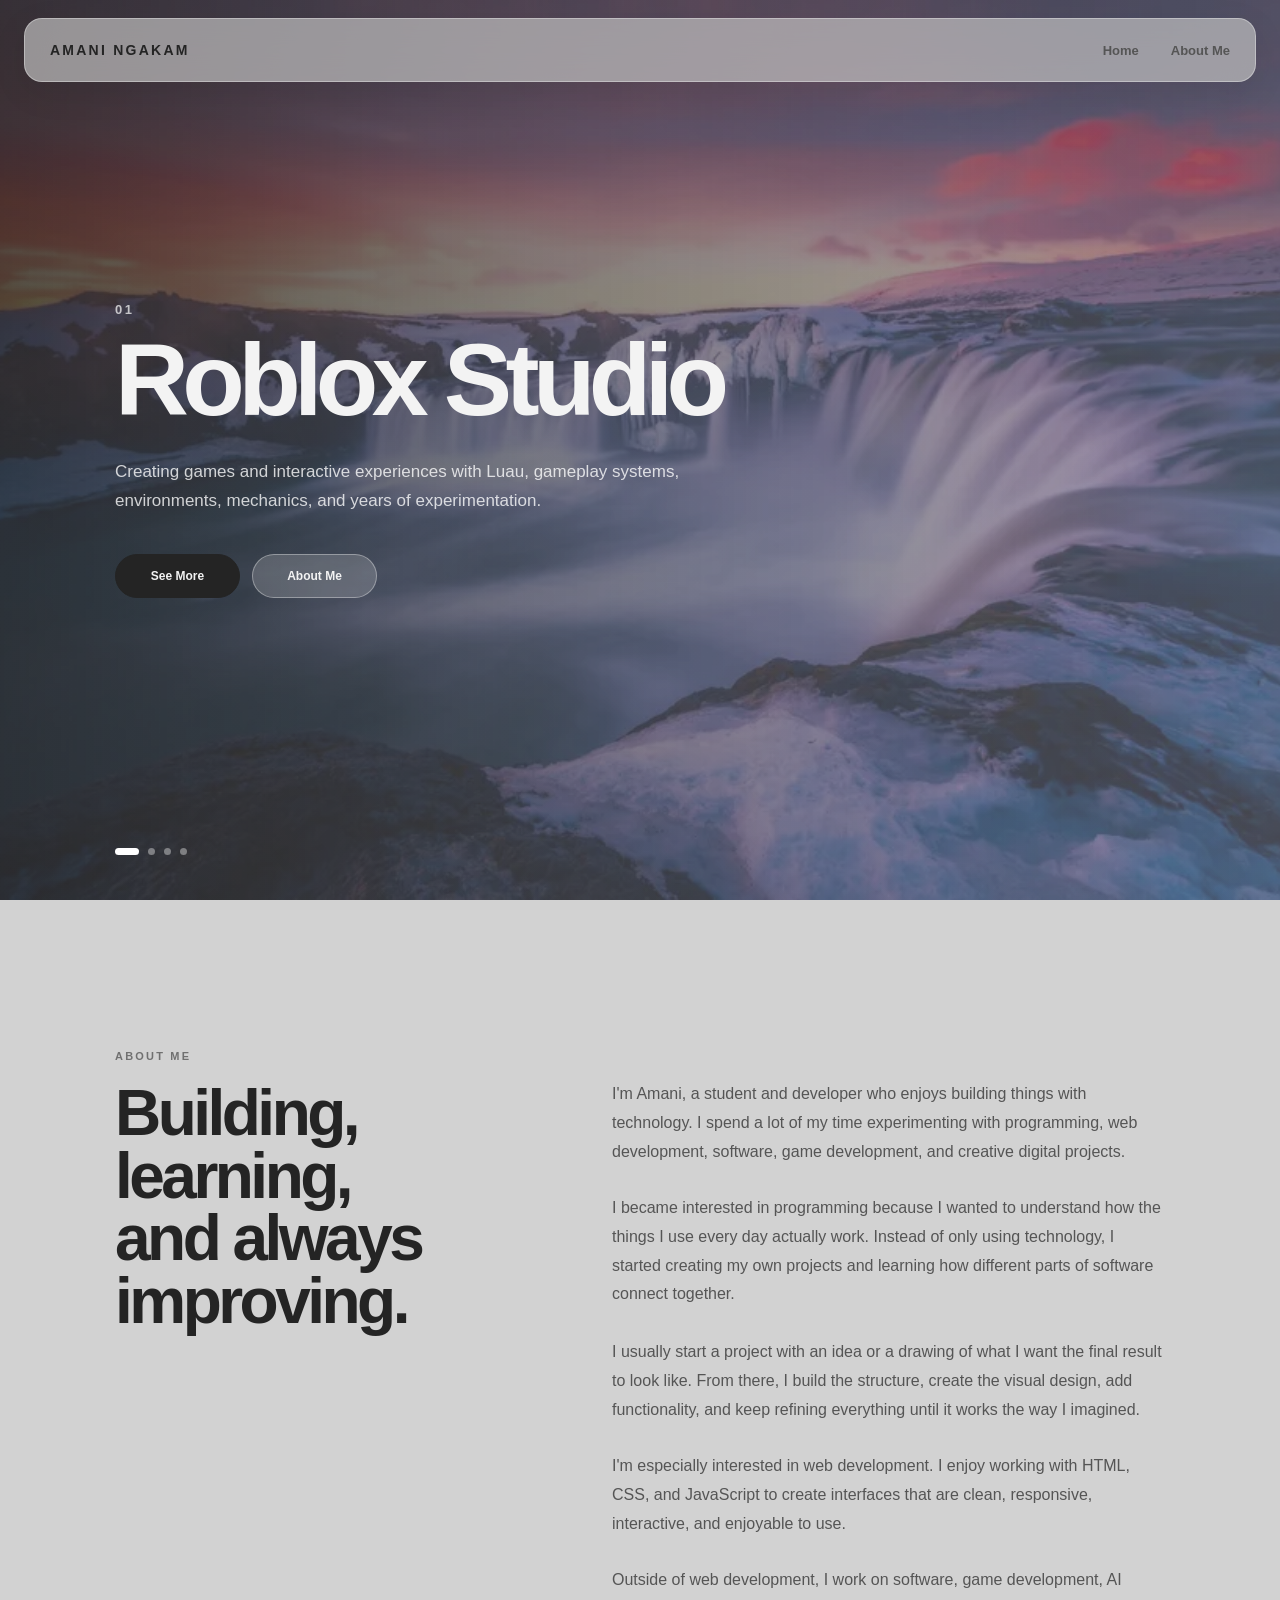
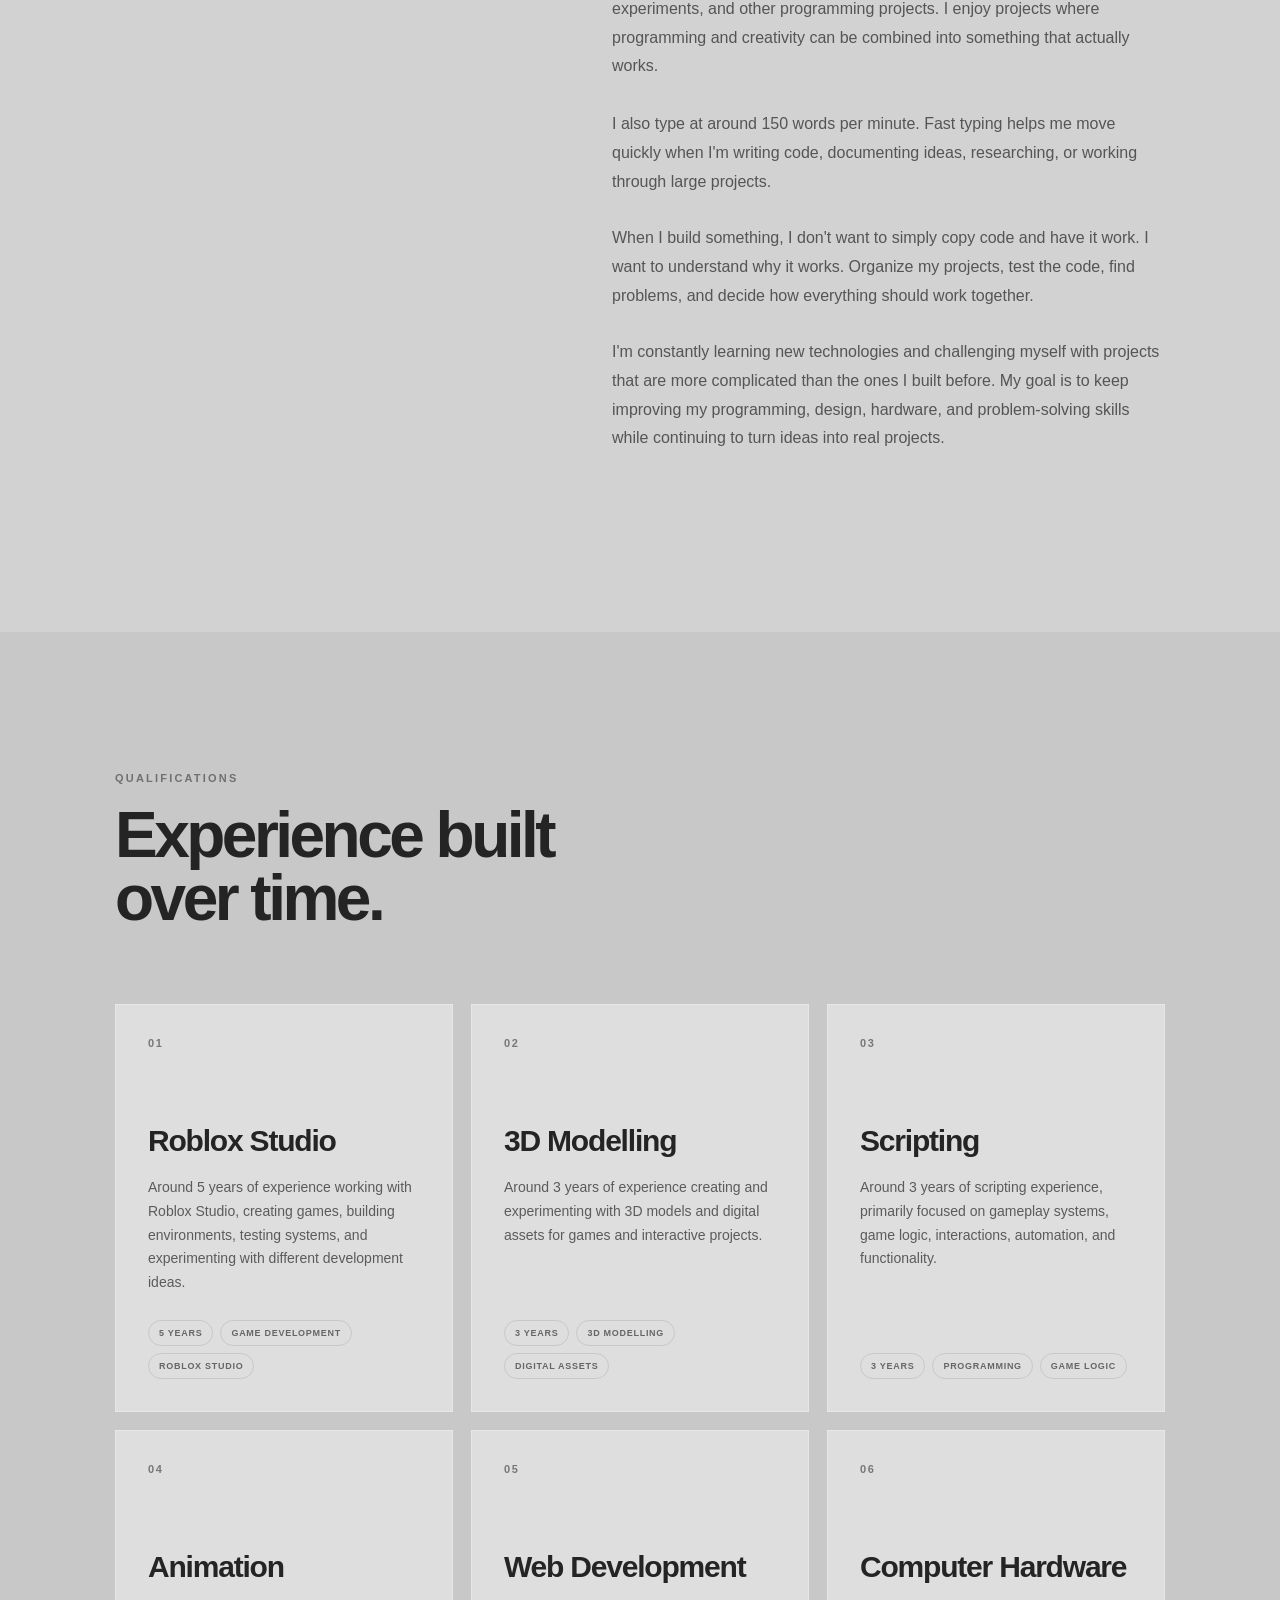
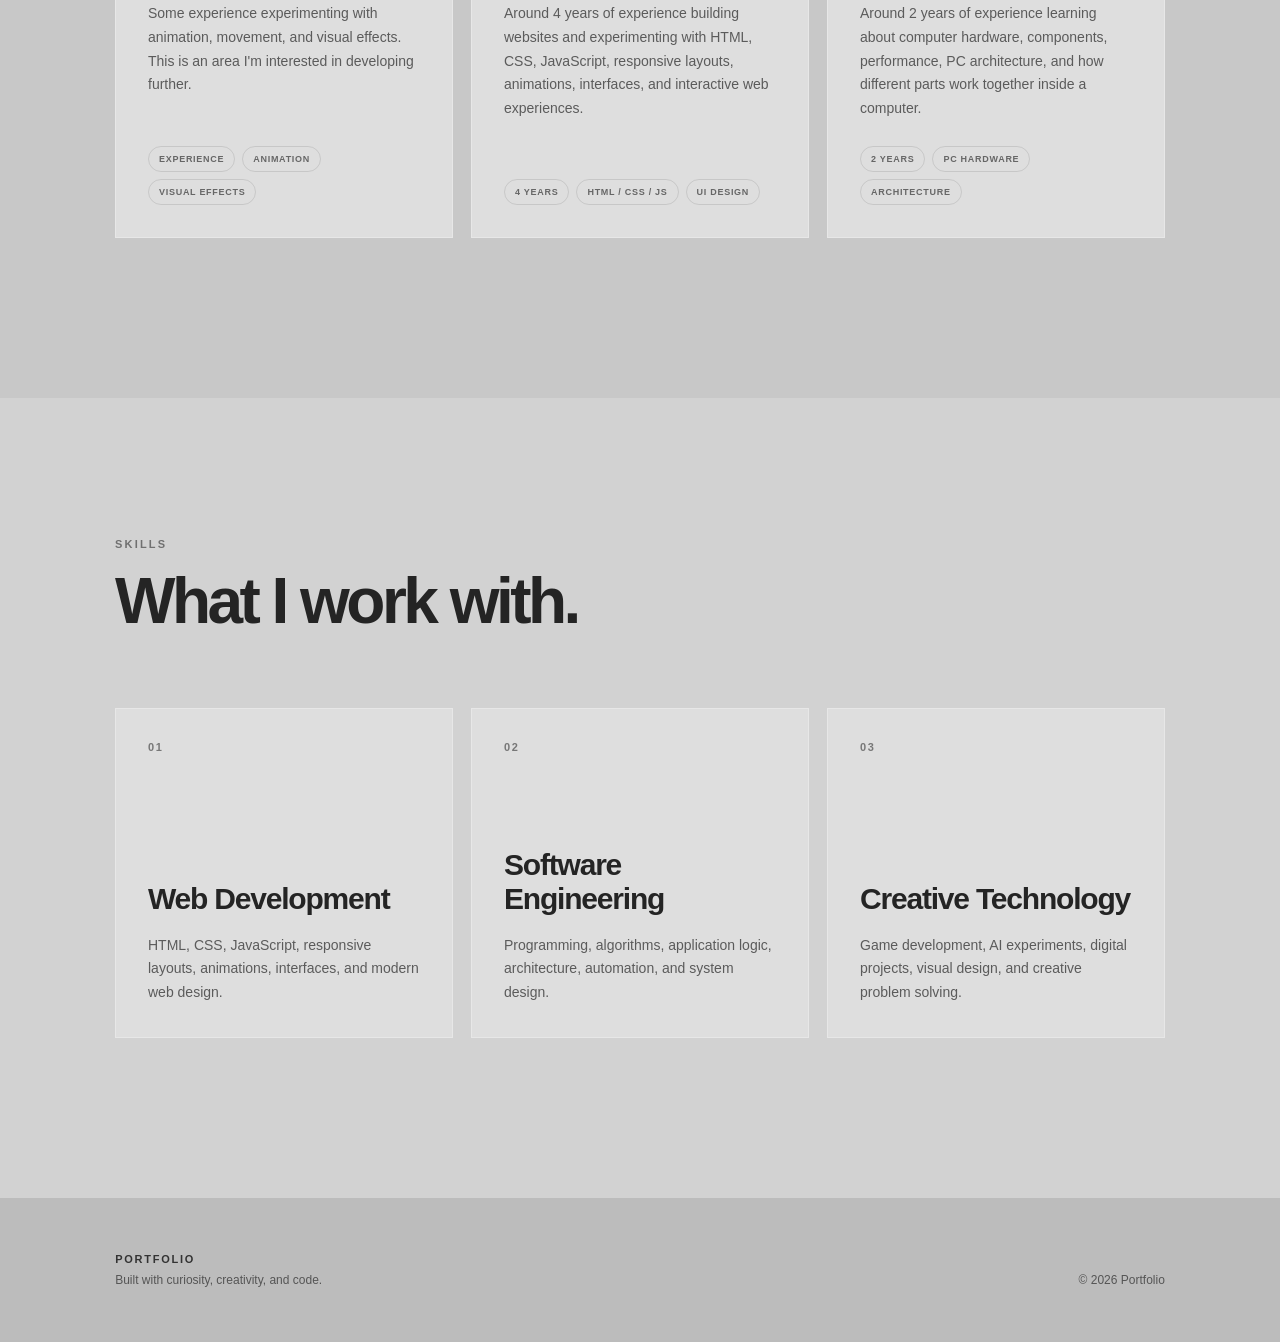
<file: HTML/index.html>
<!DOCTYPE html>
<html lang="en">

<head>

    <meta charset="UTF-8">
    <meta name="viewport" content="width=device-width, initial-scale=1.0">

    <title>Portfolio</title>

    <link rel="stylesheet" href="../CSS/style.css">

</head>

<body>


    <!-- =========================
         NAVBAR
    ========================= -->

    <header class="navbar">

        <a href="#hero" class="logo">
            AMANI NGAKAM
        </a>

        <nav class="nav-links" id="navLinks">

            <a href="#hero">
                Home
            </a>

            <a href="#about">
                About Me
            </a>

        </nav>

        <button class="menu-button" id="menuButton" aria-label="Toggle navigation">

            <span></span>
            <span></span>

        </button>

    </header>


    <!-- =========================
         HERO
    ========================= -->

    <section class="hero" id="hero">

        <img id="heroImage" src="../Images/BACKGROUND/RobloxStudio.png" alt="Roblox Studio">

        <div class="hero-overlay"></div>

        <div class="hero-content">

            <p class="hero-number" id="heroNumber">
                01
            </p>

            <h1 id="heroTitle">
                Roblox Studio
            </h1>

            <p id="heroDescription">
                Around 5 years of experience creating games,
                systems, environments, and gameplay using
                Roblox Studio and Luau.
            </p>

            <div class="hero-buttons">

                <a href="RobloxStudio.html" class="hero-button primary" id="heroPrimaryButton">
                    See More
                </a>

                <a href="#about" class="hero-button secondary" id="heroSecondaryButton">
                    About Me
                </a>

            </div>

        </div>


        <!-- SLIDER DOTS -->

        <div class="slider-dots">

            <button class="slider-dot active" data-slide="0" aria-label="Roblox Studio"></button>

            <button class="slider-dot" data-slide="1" aria-label="Web Development"></button>

            <button class="slider-dot" data-slide="2" aria-label="Software Engineering"></button>

            <button class="slider-dot" data-slide="3" aria-label="Adobe"></button>

        </div>

    </section>


    <!-- =========================
         ABOUT ME
    ========================= -->

    <section class="about" id="about">

        <div class="section-heading">

            <p class="section-label">
                ABOUT ME
            </p>

            <h2>
                Building, learning,<br>
                and always improving.
            </h2>

        </div>


        <div class="about-content">

            <p>
                I'm Amani, a student and developer who enjoys
                building things with technology. I spend a lot
                of my time experimenting with programming,
                web development, software, game development,
                and creative digital projects.
            </p>

            <p>
                I became interested in programming because I
                wanted to understand how the things I use every
                day actually work. Instead of only using
                technology, I started creating my own projects
                and learning how different parts of software
                connect together.
            </p>

            <p>
                I usually start a project with an idea or a
                drawing of what I want the final result to look
                like. From there, I build the structure, create
                the visual design, add functionality, and keep
                refining everything until it works the way I
                imagined.
            </p>

            <p>
                I'm especially interested in web development.
                I enjoy working with HTML, CSS, and JavaScript
                to create interfaces that are clean, responsive,
                interactive, and enjoyable to use.
            </p>

            <p>
                Outside of web development, I work on software,
                game development, AI experiments, and other
                programming projects. I enjoy projects where
                programming and creativity can be combined into
                something that actually works.
            </p>

            <p>
                I also type at around 150 words per minute.
                Fast typing helps me move quickly when I'm
                writing code, documenting ideas, researching,
                or working through large projects.
            </p>

            <p>
                When I build something, I don't want to simply
                copy code and have it work. I want to understand
                why it works. Organize my projects, test the code,
                find problems, and decide how everything should
                work together.
            </p>

            <p>
                I'm constantly learning new technologies and
                challenging myself with projects that are more
                complicated than the ones I built before. My
                goal is to keep improving my programming, design,
                hardware, and problem-solving skills while
                continuing to turn ideas into real projects.
            </p>

        </div>

    </section>


    <!-- =========================
         QUALIFICATIONS
    ========================= -->

    <section class="qualifications">

        <div class="section-heading">

            <p class="section-label">
                QUALIFICATIONS
            </p>

            <h2>
                Experience built<br>
                over time.
            </h2>

        </div>


        <div class="qualifications-grid">


            <!-- ROBLOX STUDIO -->

            <article class="qualification-card">

                <span class="qualification-number">
                    01
                </span>

                <h3>
                    Roblox Studio
                </h3>

                <p>
                    Around 5 years of experience working with
                    Roblox Studio, creating games, building
                    environments, testing systems, and
                    experimenting with different development
                    ideas.
                </p>

                <div class="qualification-skills">

                    <span>5 YEARS</span>
                    <span>GAME DEVELOPMENT</span>
                    <span>ROBLOX STUDIO</span>

                </div>

            </article>


            <!-- 3D MODELLING -->

            <article class="qualification-card">

                <span class="qualification-number">
                    02
                </span>

                <h3>
                    3D Modelling
                </h3>

                <p>
                    Around 3 years of experience creating and
                    experimenting with 3D models and digital
                    assets for games and interactive projects.
                </p>

                <div class="qualification-skills">

                    <span>3 YEARS</span>
                    <span>3D MODELLING</span>
                    <span>DIGITAL ASSETS</span>

                </div>

            </article>


            <!-- SCRIPTING -->

            <article class="qualification-card">

                <span class="qualification-number">
                    03
                </span>

                <h3>
                    Scripting
                </h3>

                <p>
                    Around 3 years of scripting experience,
                    primarily focused on gameplay systems,
                    game logic, interactions, automation,
                    and functionality.
                </p>

                <div class="qualification-skills">

                    <span>3 YEARS</span>
                    <span>PROGRAMMING</span>
                    <span>GAME LOGIC</span>

                </div>

            </article>


            <!-- ANIMATION -->

            <article class="qualification-card">

                <span class="qualification-number">
                    04
                </span>

                <h3>
                    Animation
                </h3>

                <p>
                    Some experience experimenting with
                    animation, movement, and visual effects.
                    This is an area I'm interested in developing
                    further.
                </p>

                <div class="qualification-skills">

                    <span>EXPERIENCE</span>
                    <span>ANIMATION</span>
                    <span>VISUAL EFFECTS</span>

                </div>

            </article>


            <!-- WEB DEVELOPMENT -->

            <article class="qualification-card">

                <span class="qualification-number">
                    05
                </span>

                <h3>
                    Web Development
                </h3>

                <p>
                    Around 4 years of experience building
                    websites and experimenting with HTML, CSS,
                    JavaScript, responsive layouts, animations,
                    interfaces, and interactive web experiences.
                </p>

                <div class="qualification-skills">

                    <span>4 YEARS</span>
                    <span>HTML / CSS / JS</span>
                    <span>UI DESIGN</span>

                </div>

            </article>


            <!-- COMPUTER HARDWARE -->

            <article class="qualification-card">

                <span class="qualification-number">
                    06
                </span>

                <h3>
                    Computer Hardware
                </h3>

                <p>
                    Around 2 years of experience learning about
                    computer hardware, components, performance,
                    PC architecture, and how different parts
                    work together inside a computer.
                </p>

                <div class="qualification-skills">

                    <span>2 YEARS</span>
                    <span>PC HARDWARE</span>
                    <span>ARCHITECTURE</span>

                </div>

            </article>


        </div>

    </section>


    <!-- =========================
         SKILLS
    ========================= -->

    <section class="skills">

        <div class="section-heading">

            <p class="section-label">
                SKILLS
            </p>

            <h2>
                What I work with.
            </h2>

        </div>

        <div class="skills-grid">


            <article class="skill-card">

                <span class="skill-number">
                    01
                </span>

                <h3>
                    Web Development
                </h3>

                <p>
                    HTML, CSS, JavaScript, responsive layouts,
                    animations, interfaces, and modern web
                    design.
                </p>

            </article>


            <article class="skill-card">

                <span class="skill-number">
                    02
                </span>

                <h3>
                    Software Engineering
                </h3>

                <p>
                    Programming, algorithms, application logic,
                    architecture, automation, and system design.
                </p>

            </article>


            <article class="skill-card">

                <span class="skill-number">
                    03
                </span>

                <h3>
                    Creative Technology
                </h3>

                <p>
                    Game development, AI experiments, digital
                    projects, visual design, and creative
                    problem solving.
                </p>

            </article>


        </div>

    </section>


    <!-- =========================
         FOOTER
    ========================= -->

    <footer class="footer">

        <div>

            <p class="footer-title">
                PORTFOLIO
            </p>

            <p>
                Built with curiosity, creativity, and code.
            </p>

        </div>

        <p>
            © 2026 Portfolio
        </p>

    </footer>


    <script src="../JS/script.js"></script>

</body>

</html>
</file>
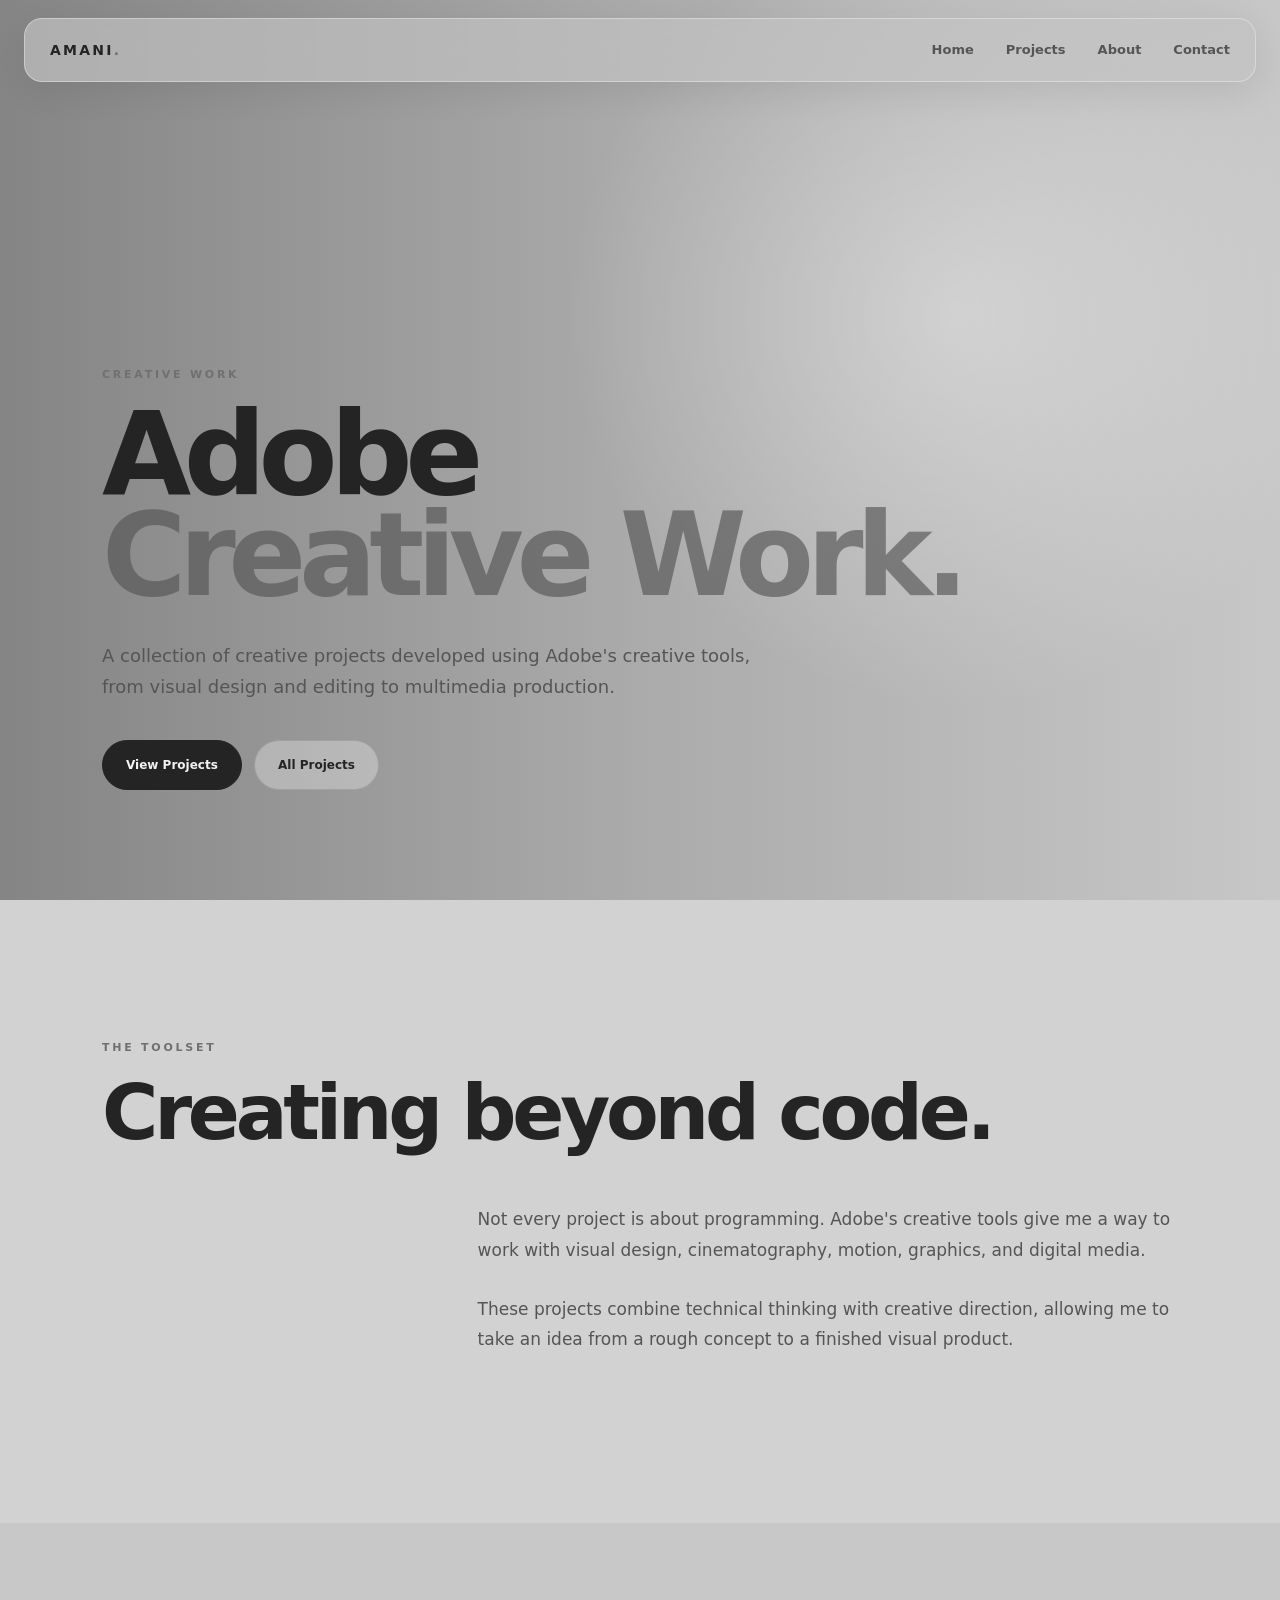
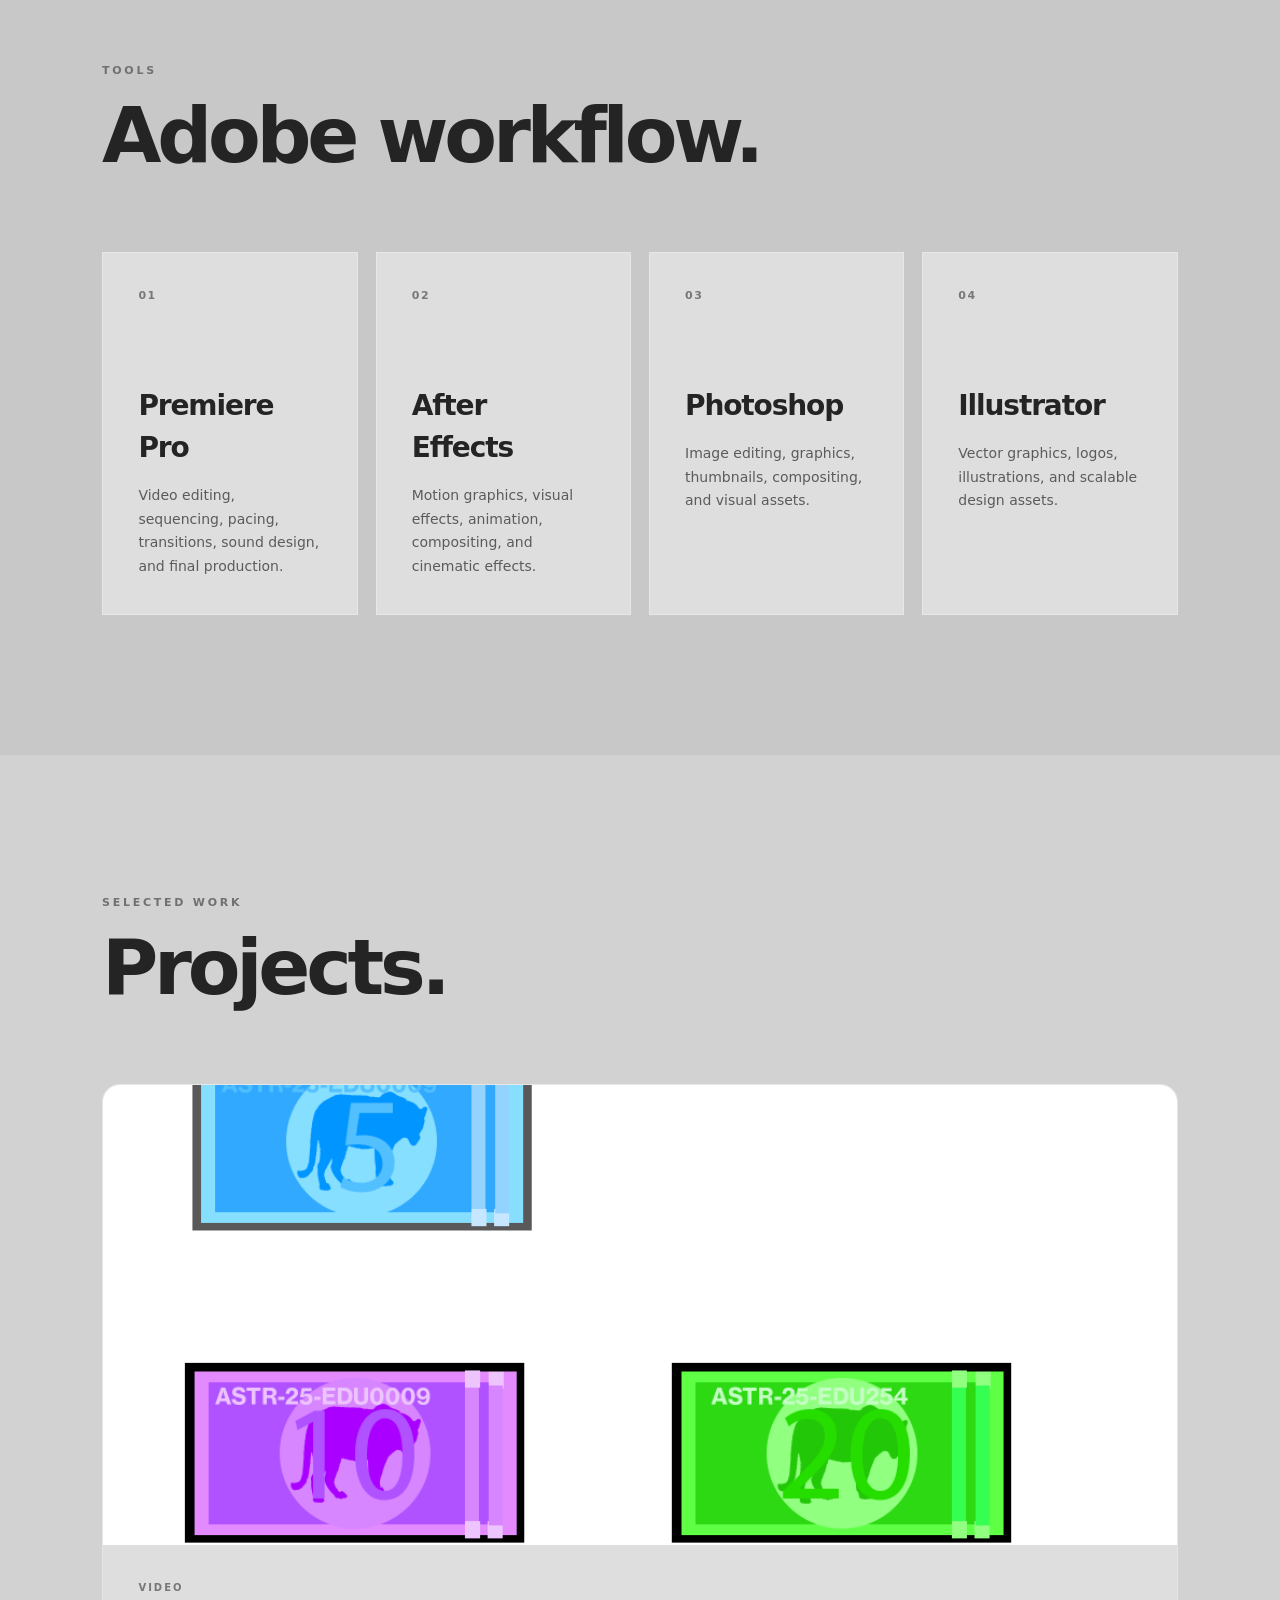
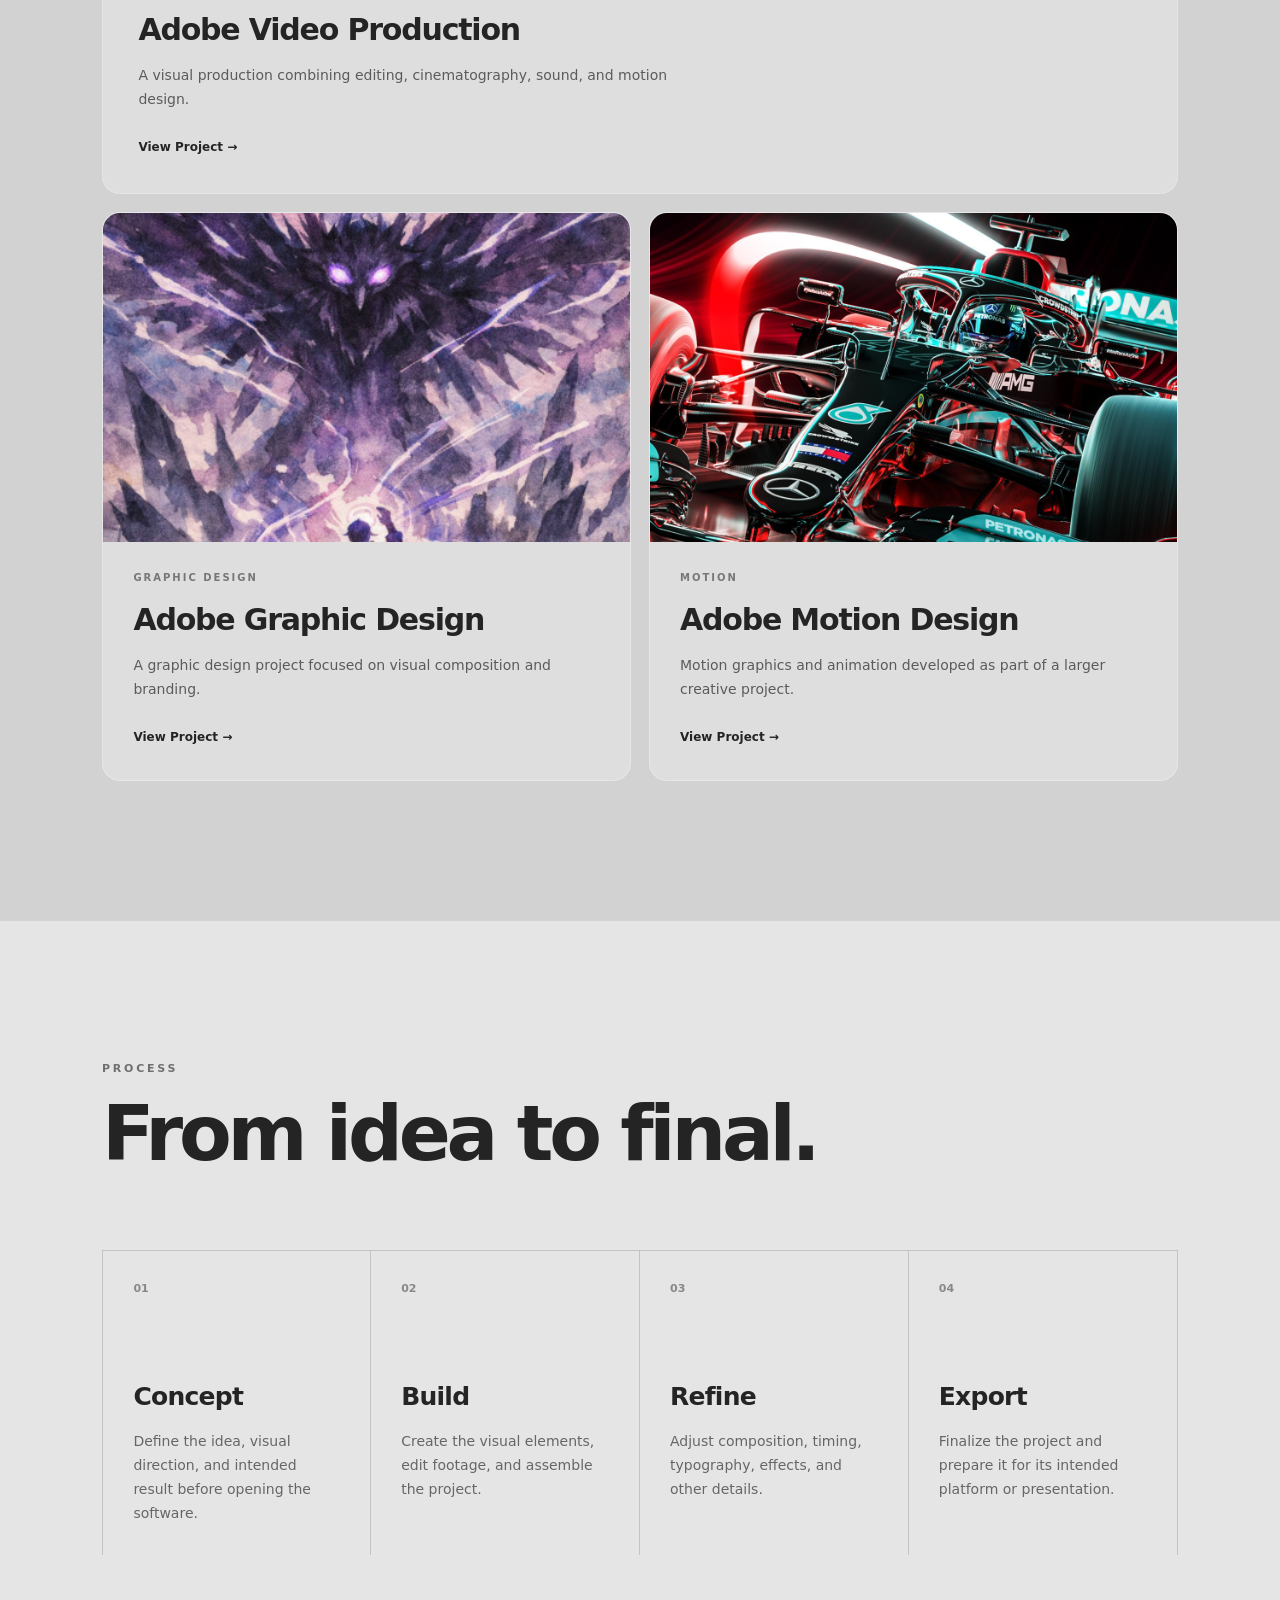
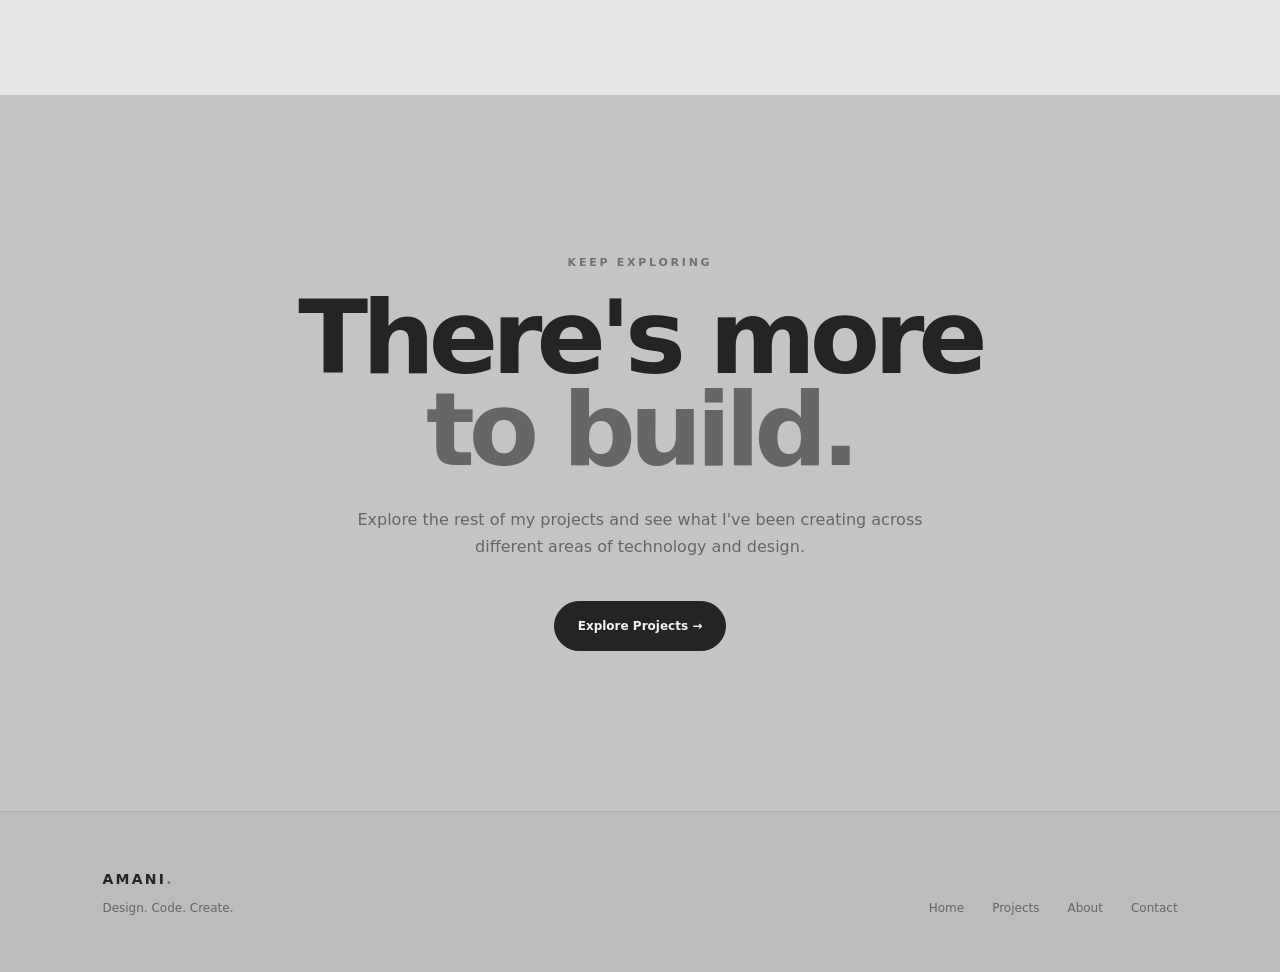
<file: HTML/Adobe.html>
<!DOCTYPE html>
<html lang="en">

<head>
    <meta charset="UTF-8">
    <meta name="viewport" content="width=device-width, initial-scale=1.0">
    <meta name="description" content="Adobe projects and creative work by Amani.">
    <title>Adobe | Portfolio</title>

    <link rel="stylesheet" href="../CSS/Adobe.css">
</head>

<body>

    <header class="site-header">
        <nav class="navbar">
            <a href="index.html" class="logo">AMANI<span>.</span></a>

            <div class="nav-links">
                <a href="index.html">Home</a>
                <a href="WebDev.html">Projects</a>
                <a href="index.html#about">About</a>
                <a href="index.html#about">Contact</a>
            </div>

            <button class="menu-button" id="menuButton" aria-label="Open navigation menu" aria-expanded="false">
                <span></span>
                <span></span>
            </button>
        </nav>
    </header>


    <main>

        <section class="hero-section adobe-hero">
            <div class="hero-content">
                <p class="eyebrow">CREATIVE WORK</p>

                <h1>
                    Adobe
                    <span>Creative Work.</span>
                </h1>

                <p class="hero-description">
                    A collection of creative projects developed using Adobe's
                    creative tools, from visual design and editing to
                    multimedia production.
                </p>

                <div class="hero-actions">
                    <a href="#projects" class="primary-button">View Projects</a>
                    <a href="WebDev.html" class="secondary-button">All Projects</a>
                </div>
            </div>
        </section>


        <section class="intro-section">
            <div class="section-container">

                <div class="section-heading">
                    <p class="eyebrow">THE TOOLSET</p>
                    <h2>Creating beyond code.</h2>
                </div>

                <div class="intro-content">
                    <p>
                        Not every project is about programming. Adobe's creative
                        tools give me a way to work with visual design,
                        cinematography, motion, graphics, and digital media.
                    </p>

                    <p>
                        These projects combine technical thinking with creative
                        direction, allowing me to take an idea from a rough
                        concept to a finished visual product.
                    </p>
                </div>

            </div>
        </section>


        <section class="tools-section">
            <div class="section-container">

                <div class="section-heading">
                    <p class="eyebrow">TOOLS</p>
                    <h2>Adobe workflow.</h2>
                </div>

                <div class="tools-grid">

                    <article class="tool-card">
                        <div class="tool-number">01</div>
                        <h3>Premiere Pro</h3>
                        <p>
                            Video editing, sequencing, pacing, transitions,
                            sound design, and final production.
                        </p>
                    </article>

                    <article class="tool-card">
                        <div class="tool-number">02</div>
                        <h3>After Effects</h3>
                        <p>
                            Motion graphics, visual effects, animation,
                            compositing, and cinematic effects.
                        </p>
                    </article>

                    <article class="tool-card">
                        <div class="tool-number">03</div>
                        <h3>Photoshop</h3>
                        <p>
                            Image editing, graphics, thumbnails, compositing,
                            and visual assets.
                        </p>
                    </article>

                    <article class="tool-card">
                        <div class="tool-number">04</div>
                        <h3>Illustrator</h3>
                        <p>
                            Vector graphics, logos, illustrations, and
                            scalable design assets.
                        </p>
                    </article>

                </div>

            </div>
        </section>


        <section class="projects-section" id="projects">
            <div class="section-container">

                <div class="section-heading">
                    <p class="eyebrow">SELECTED WORK</p>
                    <h2>Projects.</h2>
                </div>

                <div class="projects-grid">

                    <article class="project-card project-featured">
                        <div class="project-image">
                            <img src="../Images/Adobe (1).png" alt="Adobe video production preview">
                        </div>

                        <div class="project-info">
                            <span class="project-category">VIDEO</span>
                            <h3>Adobe Video Production</h3>

                            <p>
                                A visual production combining editing,
                                cinematography, sound, and motion design.
                            </p>

                            <a href="../templates/Template.html?project=adobe-video" class="project-link">
                                View Project →
                            </a>
                        </div>
                    </article>


                    <article class="project-card">
                        <div class="project-image">
                            <img src="../Images/Adobe (2).png" alt="Adobe graphic design preview">
                        </div>

                        <div class="project-info">
                            <span class="project-category">GRAPHIC DESIGN</span>
                            <h3>Adobe Graphic Design</h3>

                            <p>
                                A graphic design project focused on visual
                                composition and branding.
                            </p>

                            <a href="../templates/Template.html?project=adobe-design" class="project-link">
                                View Project →
                            </a>
                        </div>
                    </article>


                    <article class="project-card">
                        <div class="project-image">
                            <img src="../Images/Adobe (3).png" alt="Adobe motion design preview">
                        </div>

                        <div class="project-info">
                            <span class="project-category">MOTION</span>
                            <h3>Adobe Motion Design</h3>

                            <p>
                                Motion graphics and animation developed as
                                part of a larger creative project.
                            </p>

                            <a href="../templates/Template.html?project=adobe-motion" class="project-link">
                                View Project →
                            </a>
                        </div>
                    </article>

                </div>

            </div>
        </section>


        <section class="process-section">
            <div class="section-container">

                <div class="section-heading">
                    <p class="eyebrow">PROCESS</p>
                    <h2>From idea to final.</h2>
                </div>

                <div class="process-grid">

                    <div class="process-step">
                        <span>01</span>
                        <h3>Concept</h3>
                        <p>
                            Define the idea, visual direction, and intended
                            result before opening the software.
                        </p>
                    </div>

                    <div class="process-step">
                        <span>02</span>
                        <h3>Build</h3>
                        <p>
                            Create the visual elements, edit footage, and
                            assemble the project.
                        </p>
                    </div>

                    <div class="process-step">
                        <span>03</span>
                        <h3>Refine</h3>
                        <p>
                            Adjust composition, timing, typography, effects,
                            and other details.
                        </p>
                    </div>

                    <div class="process-step">
                        <span>04</span>
                        <h3>Export</h3>
                        <p>
                            Finalize the project and prepare it for its
                            intended platform or presentation.
                        </p>
                    </div>

                </div>

            </div>
        </section>


        <section class="cta-section">
            <div class="section-container">

                <p class="eyebrow">KEEP EXPLORING</p>

                <h2>
                    There's more
                    <span>to build.</span>
                </h2>

                <p>
                    Explore the rest of my projects and see what I've been
                    creating across different areas of technology and design.
                </p>

                <a href="WebDev.html" class="primary-button">
                    Explore Projects →
                </a>

            </div>
        </section>

    </main>


    <footer class="site-footer">
        <div class="footer-content">

            <div>
                <a href="index.html" class="logo">AMANI<span>.</span></a>
                <p>Design. Code. Create.</p>
            </div>

            <div class="footer-links">
                <a href="index.html">Home</a>
                <a href="WebDev.html">Projects</a>
                <a href="index.html#about">About</a>
                <a href="index.html#about">Contact</a>
            </div>

        </div>
    </footer>

    <script src="../JS/Adobe.js"></script>

</body>

</html>
</file>
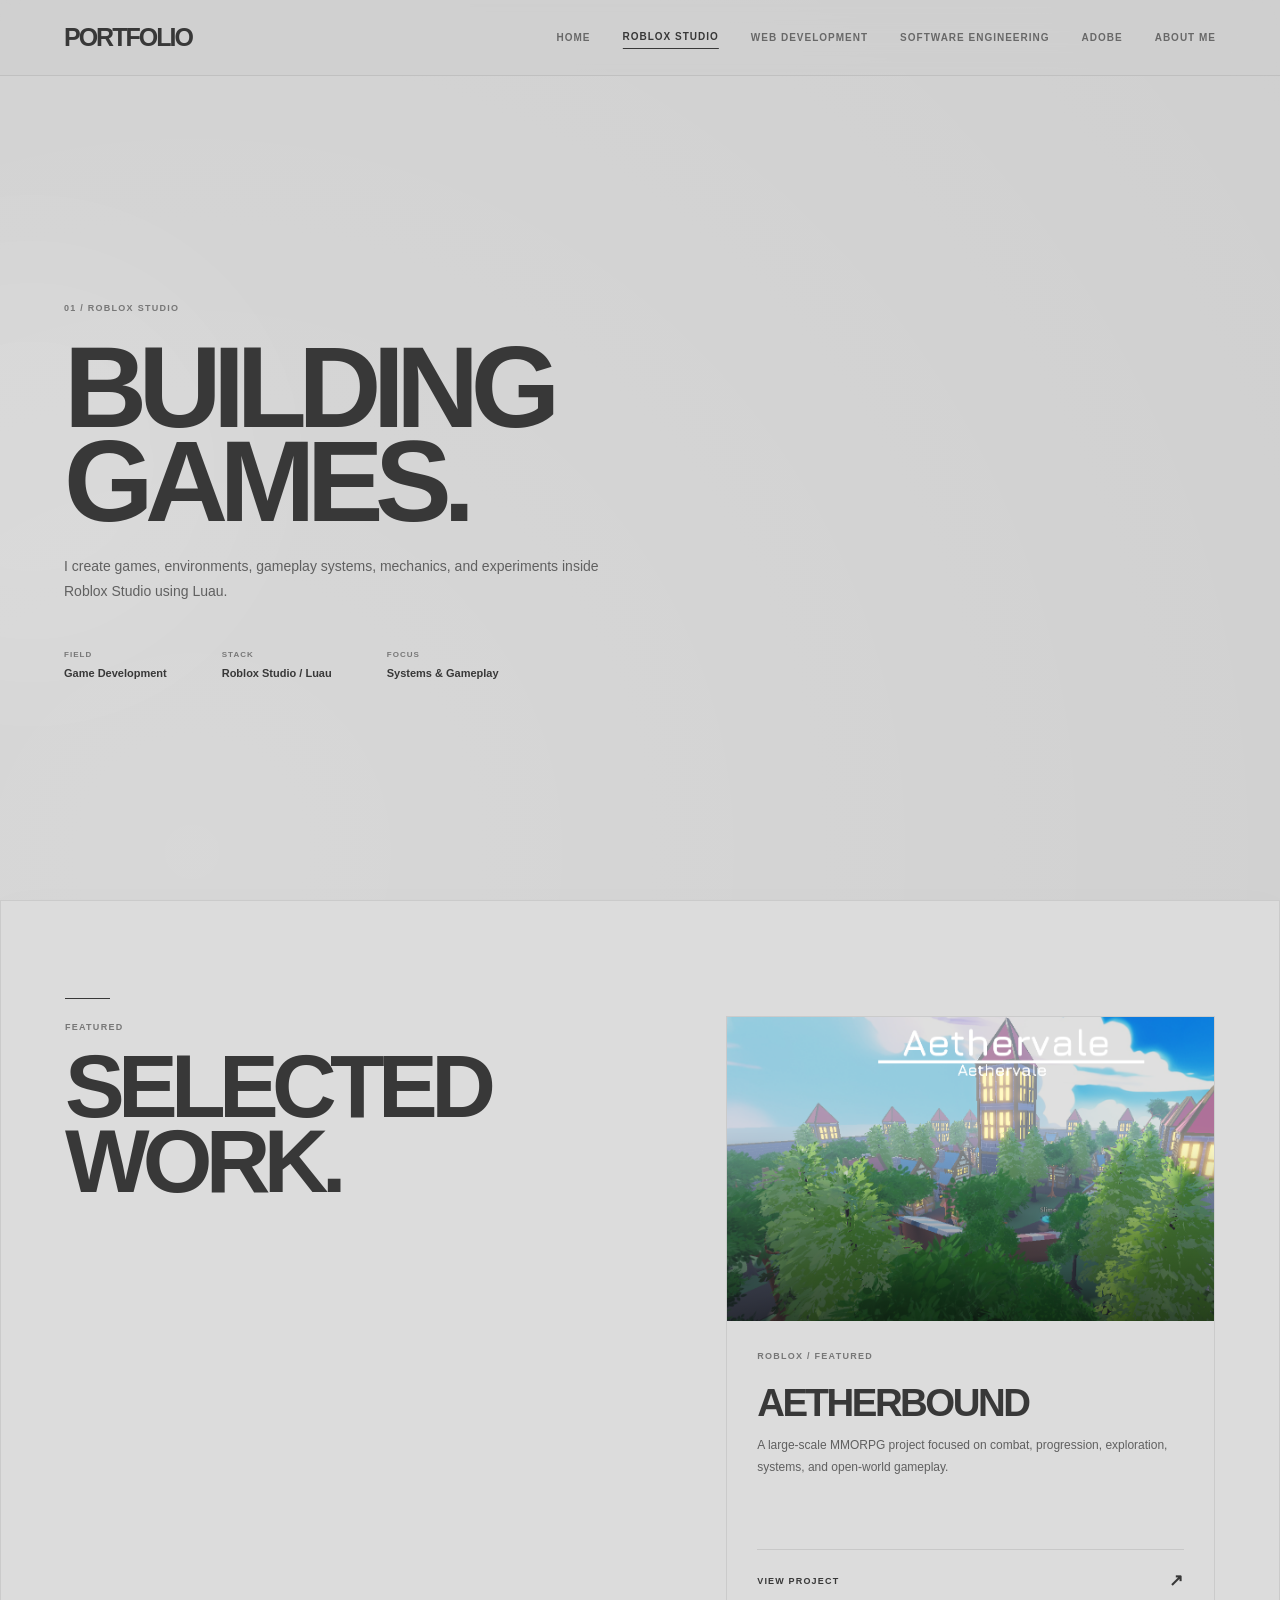
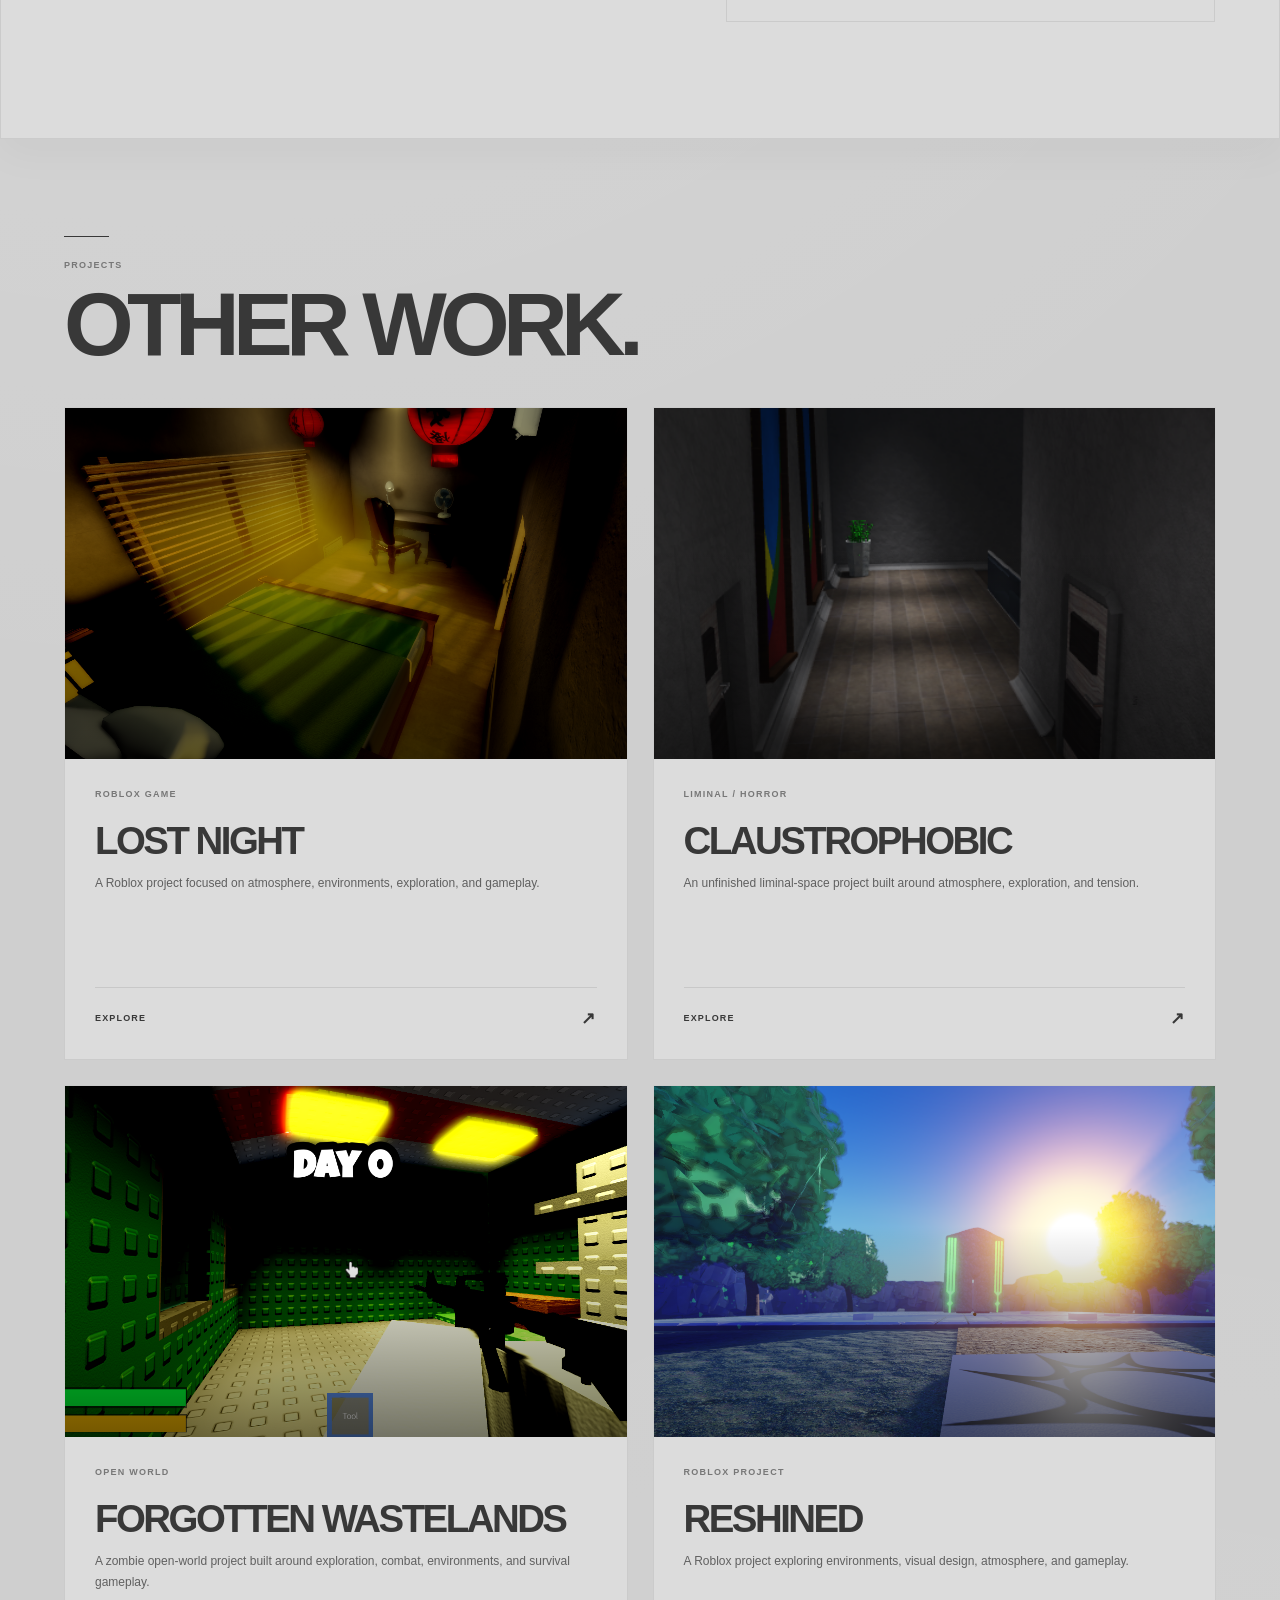
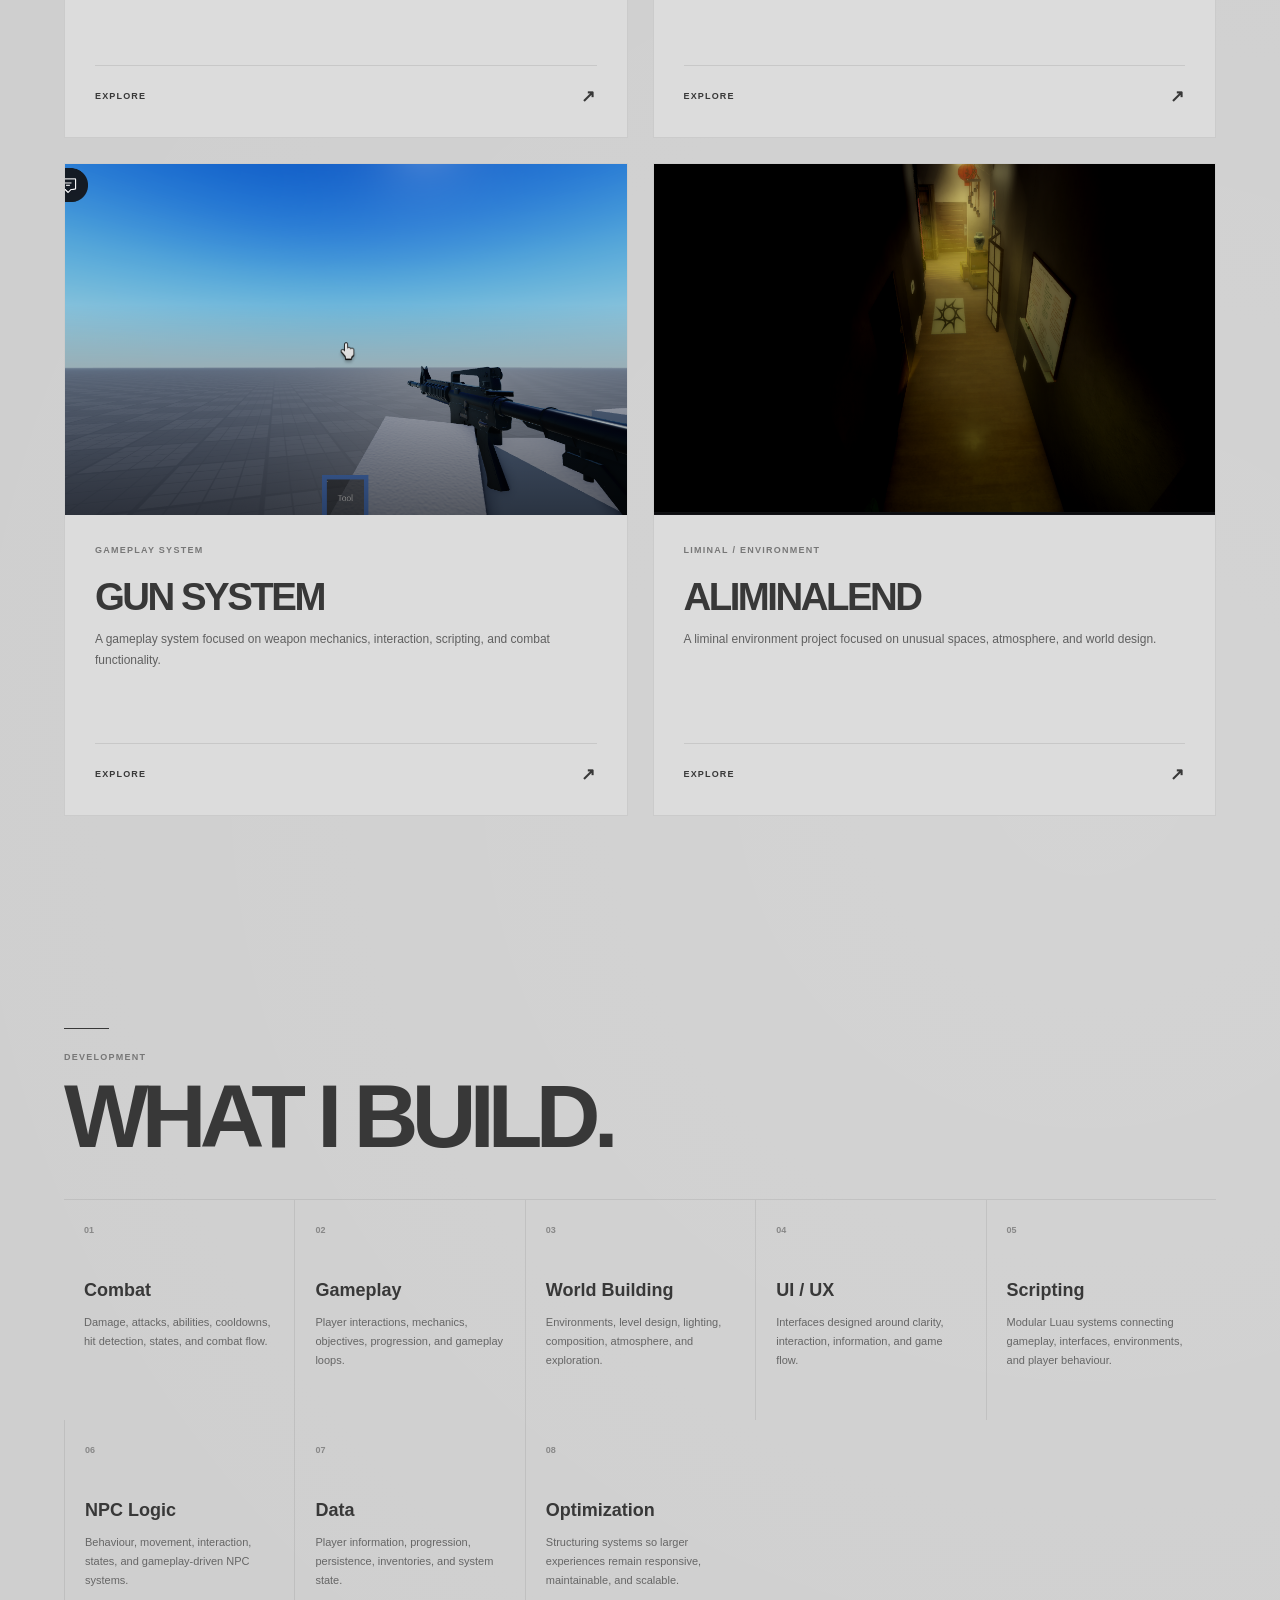
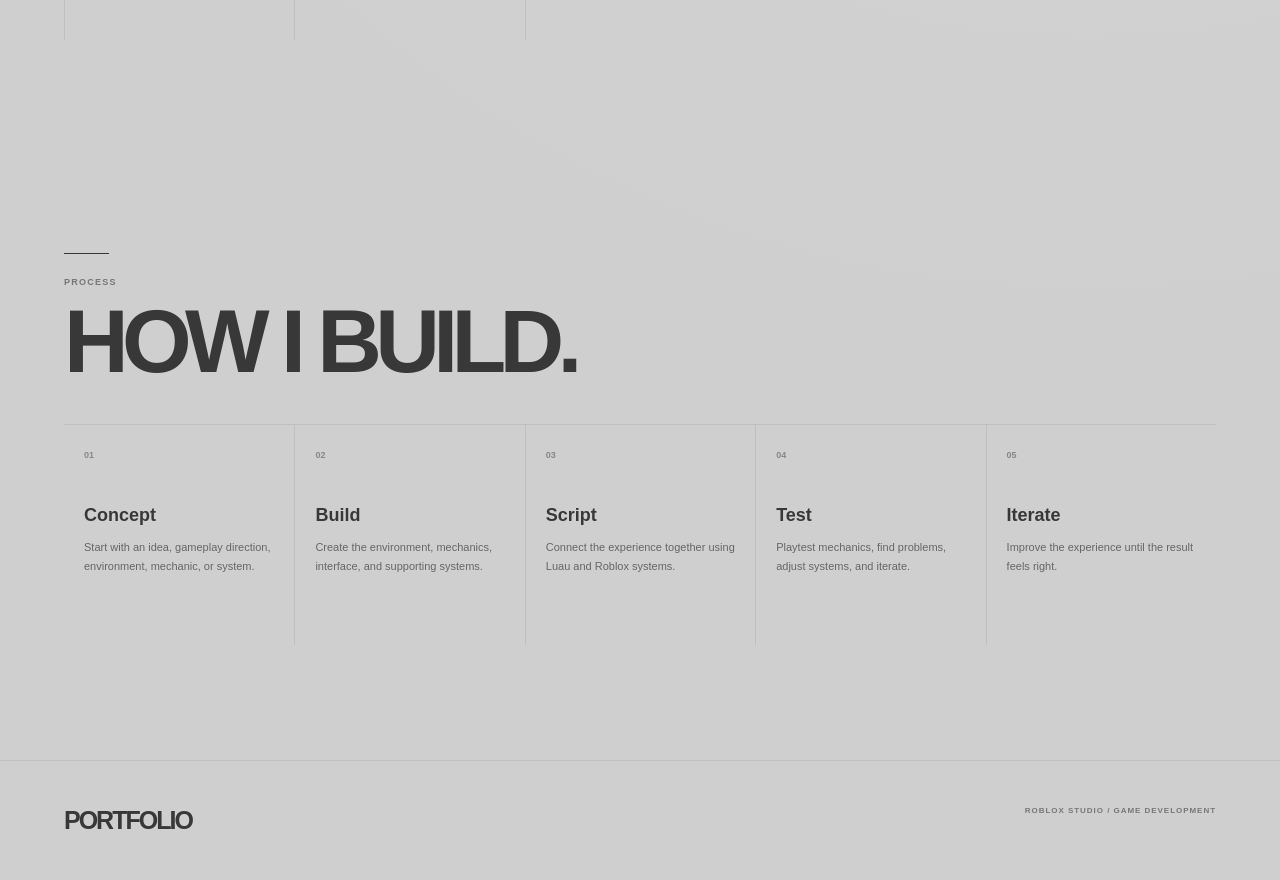
<file: HTML/RobloxStudio.html>
<!DOCTYPE html>
<html lang="en">

<head>

    <meta charset="UTF-8">
    <meta name="viewport" content="width=device-width, initial-scale=1.0">

    <title>Roblox Studio | Portfolio</title>

    <link rel="stylesheet" href="../CSS/RobloxStudio.css">

</head>


<body>


    <!-- =========================================================
         NAVIGATION
    ========================================================= -->

    <header class="navbar">

        <a href="index.html" class="logo">
            PORTFOLIO
        </a>

        <nav class="nav-links" id="navLinks">

            <a href="index.html">
                Home
            </a>

            <a href="RobloxStudio.html" class="active">
                Roblox Studio
            </a>

            <a href="WebDev.html">
                Web Development
            </a>

            <a href="SoftwareEngineering.html">
                Software Engineering
            </a>

            <a href="Adobe.html">
                Adobe
            </a>

            <a href="index.html#about">
                About Me
            </a>

        </nav>

        <button class="menu-button" id="menuButton">
            ☰
        </button>

    </header>


    <!-- =========================================================
         MAIN CONTENT
    ========================================================= -->

    <main>


        <!-- =====================================================
             HERO
        ====================================================== -->

        <section class="project-hero">

            <div class="hero-content">

                <span class="hero-label">
                    01 / ROBLOX STUDIO
                </span>

                <h1>
                    Building games.
                </h1>

                <p>
                    I create games, environments, gameplay systems,
                    mechanics, and experiments inside Roblox Studio
                    using Luau.
                </p>

                <div class="hero-meta">

                    <div>
                        <span>FIELD</span>
                        <strong>Game Development</strong>
                    </div>

                    <div>
                        <span>STACK</span>
                        <strong>Roblox Studio / Luau</strong>
                    </div>

                    <div>
                        <span>FOCUS</span>
                        <strong>Systems & Gameplay</strong>
                    </div>

                </div>

            </div>

        </section>


        <!-- =====================================================
             FEATURED PROJECT
        ====================================================== -->

        <section class="featured-project">

            <div class="section-heading">

                <span>
                    FEATURED
                </span>

                <h2>
                    Selected work.
                </h2>

            </div>


            <div class="project-card">

                <div class="project-image">

                    <img src="../Images/PROJECTS/SOFTWAREENGINEERING/AETHERBOUND/Aetherbound1.png" alt="Aetherbound">

                </div>


                <div class="project-info">

                    <span>
                        ROBLOX / FEATURED
                    </span>

                    <h3>
                        Aetherbound
                    </h3>

                    <p>
                        A large-scale MMORPG project focused on
                        combat, progression, exploration, systems,
                        and open-world gameplay.
                    </p>

                    <a href="../templates/Template.html?project=aetherbound" class="project-link">

                        View Project

                        <span>↗</span>

                    </a>

                </div>

            </div>

        </section>


        <!-- =====================================================
             OTHER PROJECTS
        ====================================================== -->

        <section class="other-projects">

            <div class="section-heading">

                <span>
                    PROJECTS
                </span>

                <h2>
                    Other work.
                </h2>

            </div>


            <div class="projects-grid">


                <!-- Lost Night -->

                <article class="project-card">

                    <div class="project-image">

                        <img src="../Images/PROJECTS/ROBLOXSTUDIO/ROBLOX1.png" alt="Lost Night">

                    </div>

                    <div class="project-info">

                        <span>
                            ROBLOX GAME
                        </span>

                        <h3>
                            Lost Night
                        </h3>

                        <p>
                            A Roblox project focused on atmosphere,
                            environments, exploration, and gameplay.
                        </p>

                        <a href="../templates/Template.html?project=lostnight" class="project-link">

                            Explore

                            <span>↗</span>

                        </a>

                    </div>

                </article>


                <!-- Claustrophobic -->

                <article class="project-card">

                    <div class="project-image">

                        <img src="../Images/PROJECTS/ROBLOXSTUDIO/Claustrophobic (1).png" alt="Claustrophobic">

                    </div>

                    <div class="project-info">

                        <span>
                            LIMINAL / HORROR
                        </span>

                        <h3>
                            Claustrophobic
                        </h3>

                        <p>
                            An unfinished liminal-space project built
                            around atmosphere, exploration, and tension.
                        </p>

                        <a href="../templates/Template.html?project=claustrophobic" class="project-link">

                            Explore

                            <span>↗</span>

                        </a>

                    </div>

                </article>


                <!-- Forgotten Wastelands -->

                <article class="project-card">

                    <div class="project-image">

                        <img src="../Images/PROJECTS/ROBLOXSTUDIO/ForgottenWastelands (1).png"
                            alt="Forgotten Wastelands">

                    </div>

                    <div class="project-info">

                        <span>
                            OPEN WORLD
                        </span>

                        <h3>
                            Forgotten Wastelands
                        </h3>

                        <p>
                            A zombie open-world project built around
                            exploration, combat, environments, and
                            survival gameplay.
                        </p>

                        <a href="../templates/Template.html?project=forgottenwastelands" class="project-link">

                            Explore

                            <span>↗</span>

                        </a>

                    </div>

                </article>


                <!-- Reshined -->

                <article class="project-card">

                    <div class="project-image">

                        <img src="../Images/PROJECTS/ROBLOXSTUDIO/Reshined (1).png" alt="Reshined">

                    </div>

                    <div class="project-info">

                        <span>
                            ROBLOX PROJECT
                        </span>

                        <h3>
                            Reshined
                        </h3>

                        <p>
                            A Roblox project exploring environments,
                            visual design, atmosphere, and gameplay.
                        </p>

                        <a href="../templates/Template.html?project=reshined" class="project-link">

                            Explore

                            <span>↗</span>

                        </a>

                    </div>

                </article>


                <!-- Gun System -->

                <article class="project-card">

                    <div class="project-image">

                        <img src="../Images/PROJECTS/ROBLOXSTUDIO/GunSystem.png" alt="Gun System">

                    </div>

                    <div class="project-info">

                        <span>
                            GAMEPLAY SYSTEM
                        </span>

                        <h3>
                            Gun System
                        </h3>

                        <p>
                            A gameplay system focused on weapon
                            mechanics, interaction, scripting,
                            and combat functionality.
                        </p>

                        <a href="../templates/Template.html?project=gunsystem" class="project-link">

                            Explore

                            <span>↗</span>

                        </a>

                    </div>

                </article>


                <!-- Aliminalend -->

                <article class="project-card">

                    <div class="project-image">

                        <img src="../Images/PROJECTS/ROBLOXSTUDIO/ROBLOX2.png" alt="Aliminalend">

                    </div>

                    <div class="project-info">

                        <span>
                            LIMINAL / ENVIRONMENT
                        </span>

                        <h3>
                            Aliminalend
                        </h3>

                        <p>
                            A liminal environment project focused on
                            unusual spaces, atmosphere, and world design.
                        </p>

                        <a href="../templates/Template.html?project=aliminal" class="project-link">

                            Explore

                            <span>↗</span>

                        </a>

                    </div>

                </article>


            </div>

        </section>


        <!-- =====================================================
             DEVELOPMENT SYSTEMS
        ====================================================== -->

        <section class="process">

            <div class="section-heading">

                <span>
                    DEVELOPMENT
                </span>

                <h2>
                    What I build.
                </h2>

            </div>


            <div class="process-grid">


                <!-- Combat -->

                <div class="process-item">

                    <span>
                        01
                    </span>

                    <h3>
                        Combat
                    </h3>

                    <p>
                        Damage, attacks, abilities, cooldowns,
                        hit detection, states, and combat flow.
                    </p>

                </div>


                <!-- Gameplay -->

                <div class="process-item">

                    <span>
                        02
                    </span>

                    <h3>
                        Gameplay
                    </h3>

                    <p>
                        Player interactions, mechanics, objectives,
                        progression, and gameplay loops.
                    </p>

                </div>


                <!-- World Building -->

                <div class="process-item">

                    <span>
                        03
                    </span>

                    <h3>
                        World Building
                    </h3>

                    <p>
                        Environments, level design, lighting,
                        composition, atmosphere, and exploration.
                    </p>

                </div>


                <!-- UI / UX -->

                <div class="process-item">

                    <span>
                        04
                    </span>

                    <h3>
                        UI / UX
                    </h3>

                    <p>
                        Interfaces designed around clarity,
                        interaction, information, and game flow.
                    </p>

                </div>


                <!-- Scripting -->

                <div class="process-item">

                    <span>
                        05
                    </span>

                    <h3>
                        Scripting
                    </h3>

                    <p>
                        Modular Luau systems connecting gameplay,
                        interfaces, environments, and player behaviour.
                    </p>

                </div>


                <!-- NPC Logic -->

                <div class="process-item">

                    <span>
                        06
                    </span>

                    <h3>
                        NPC Logic
                    </h3>

                    <p>
                        Behaviour, movement, interaction, states,
                        and gameplay-driven NPC systems.
                    </p>

                </div>


                <!-- Data -->

                <div class="process-item">

                    <span>
                        07
                    </span>

                    <h3>
                        Data
                    </h3>

                    <p>
                        Player information, progression, persistence,
                        inventories, and system state.
                    </p>

                </div>


                <!-- Optimization -->

                <div class="process-item">

                    <span>
                        08
                    </span>

                    <h3>
                        Optimization
                    </h3>

                    <p>
                        Structuring systems so larger experiences
                        remain responsive, maintainable, and scalable.
                    </p>

                </div>


            </div>

        </section>


        <!-- =====================================================
             PROCESS
        ====================================================== -->

        <section class="process">

            <div class="section-heading">

                <span>
                    PROCESS
                </span>

                <h2>
                    How I build.
                </h2>

            </div>


            <div class="process-grid">


                <div class="process-item">

                    <span>
                        01
                    </span>

                    <h3>
                        Concept
                    </h3>

                    <p>
                        Start with an idea, gameplay direction,
                        environment, mechanic, or system.
                    </p>

                </div>


                <div class="process-item">

                    <span>
                        02
                    </span>

                    <h3>
                        Build
                    </h3>

                    <p>
                        Create the environment, mechanics,
                        interface, and supporting systems.
                    </p>

                </div>


                <div class="process-item">

                    <span>
                        03
                    </span>

                    <h3>
                        Script
                    </h3>

                    <p>
                        Connect the experience together using
                        Luau and Roblox systems.
                    </p>

                </div>


                <div class="process-item">

                    <span>
                        04
                    </span>

                    <h3>
                        Test
                    </h3>

                    <p>
                        Playtest mechanics, find problems,
                        adjust systems, and iterate.
                    </p>

                </div>


                <div class="process-item">

                    <span>
                        05
                    </span>

                    <h3>
                        Iterate
                    </h3>

                    <p>
                        Improve the experience until the
                        result feels right.
                    </p>

                </div>


            </div>

        </section>


    </main>


    <!-- =========================================================
         FOOTER
    ========================================================= -->

    <footer class="footer">

        <div>
            PORTFOLIO
        </div>

        <div>
            ROBLOX STUDIO / GAME DEVELOPMENT
        </div>

    </footer>


    <!-- =========================================================
         JAVASCRIPT
    ========================================================= -->

    <script src="../JS/RobloxStudio.js"></script>


</body>

</html>
</file>
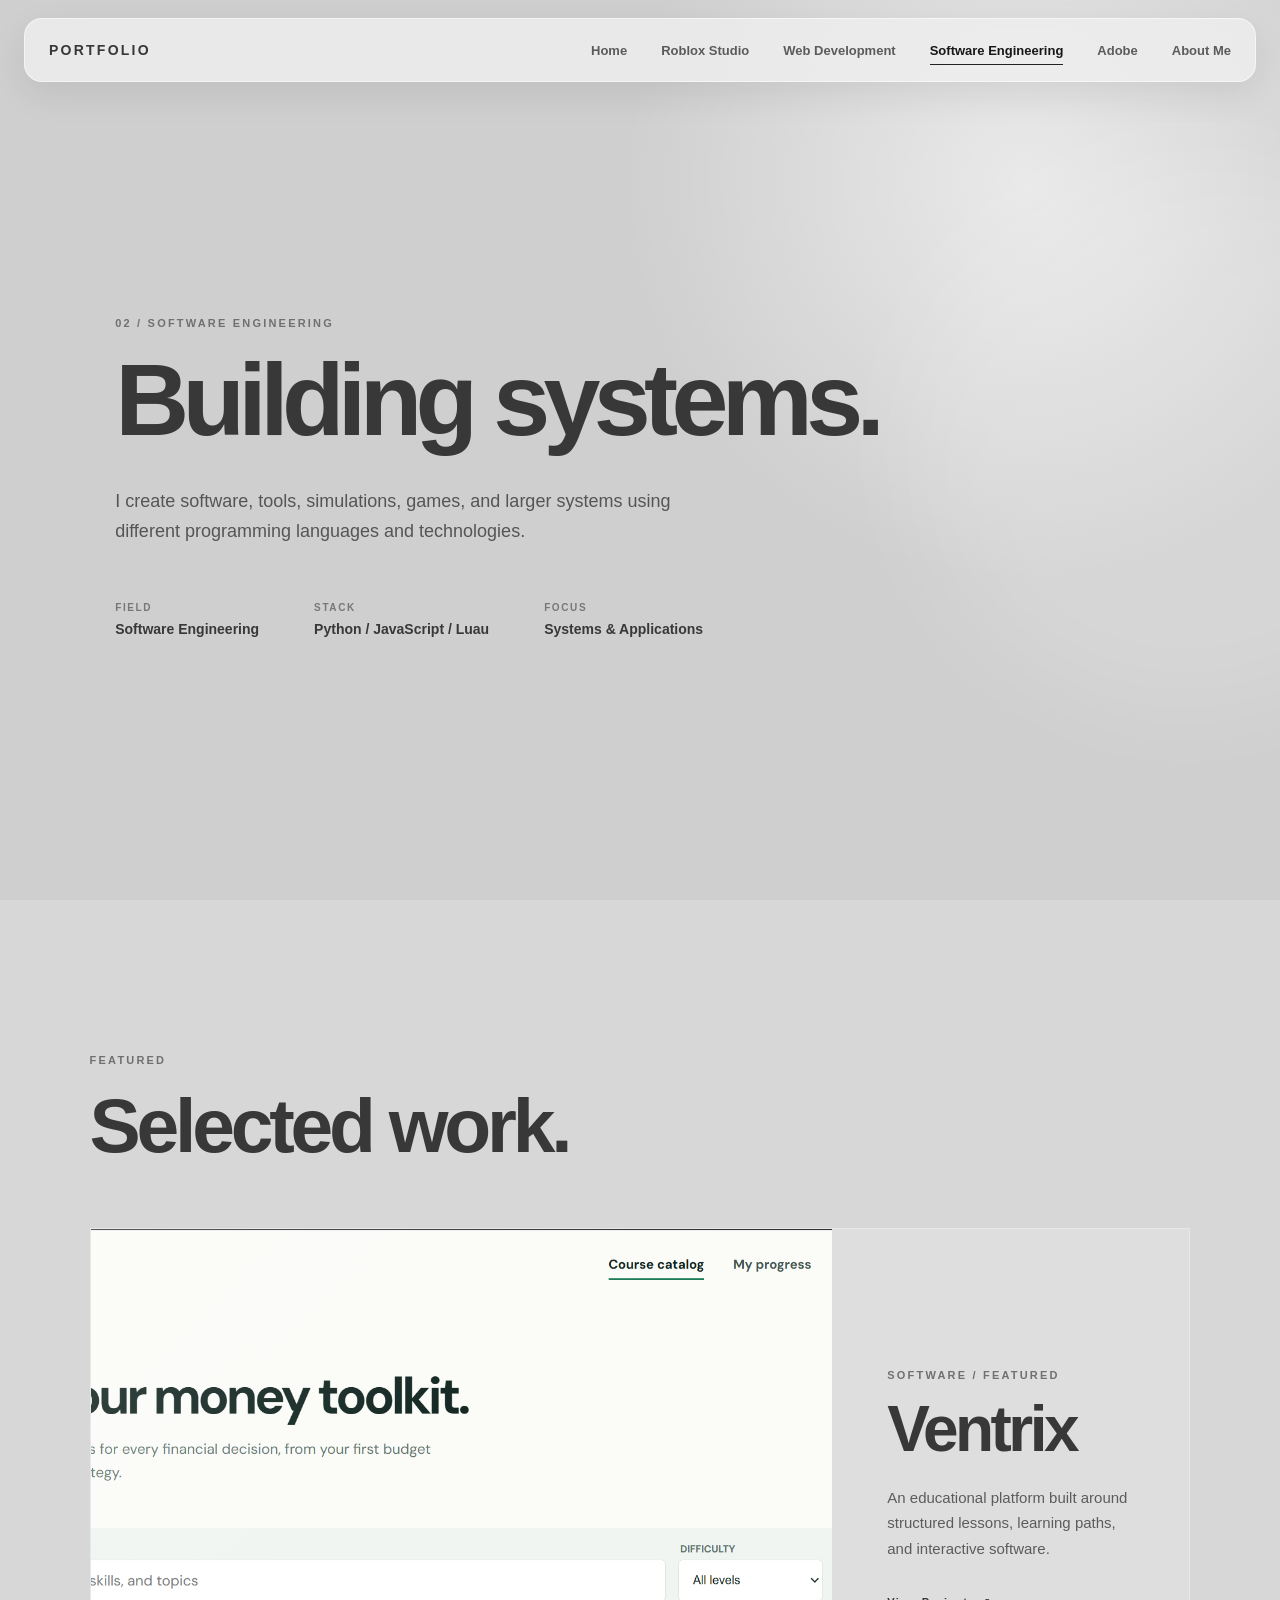
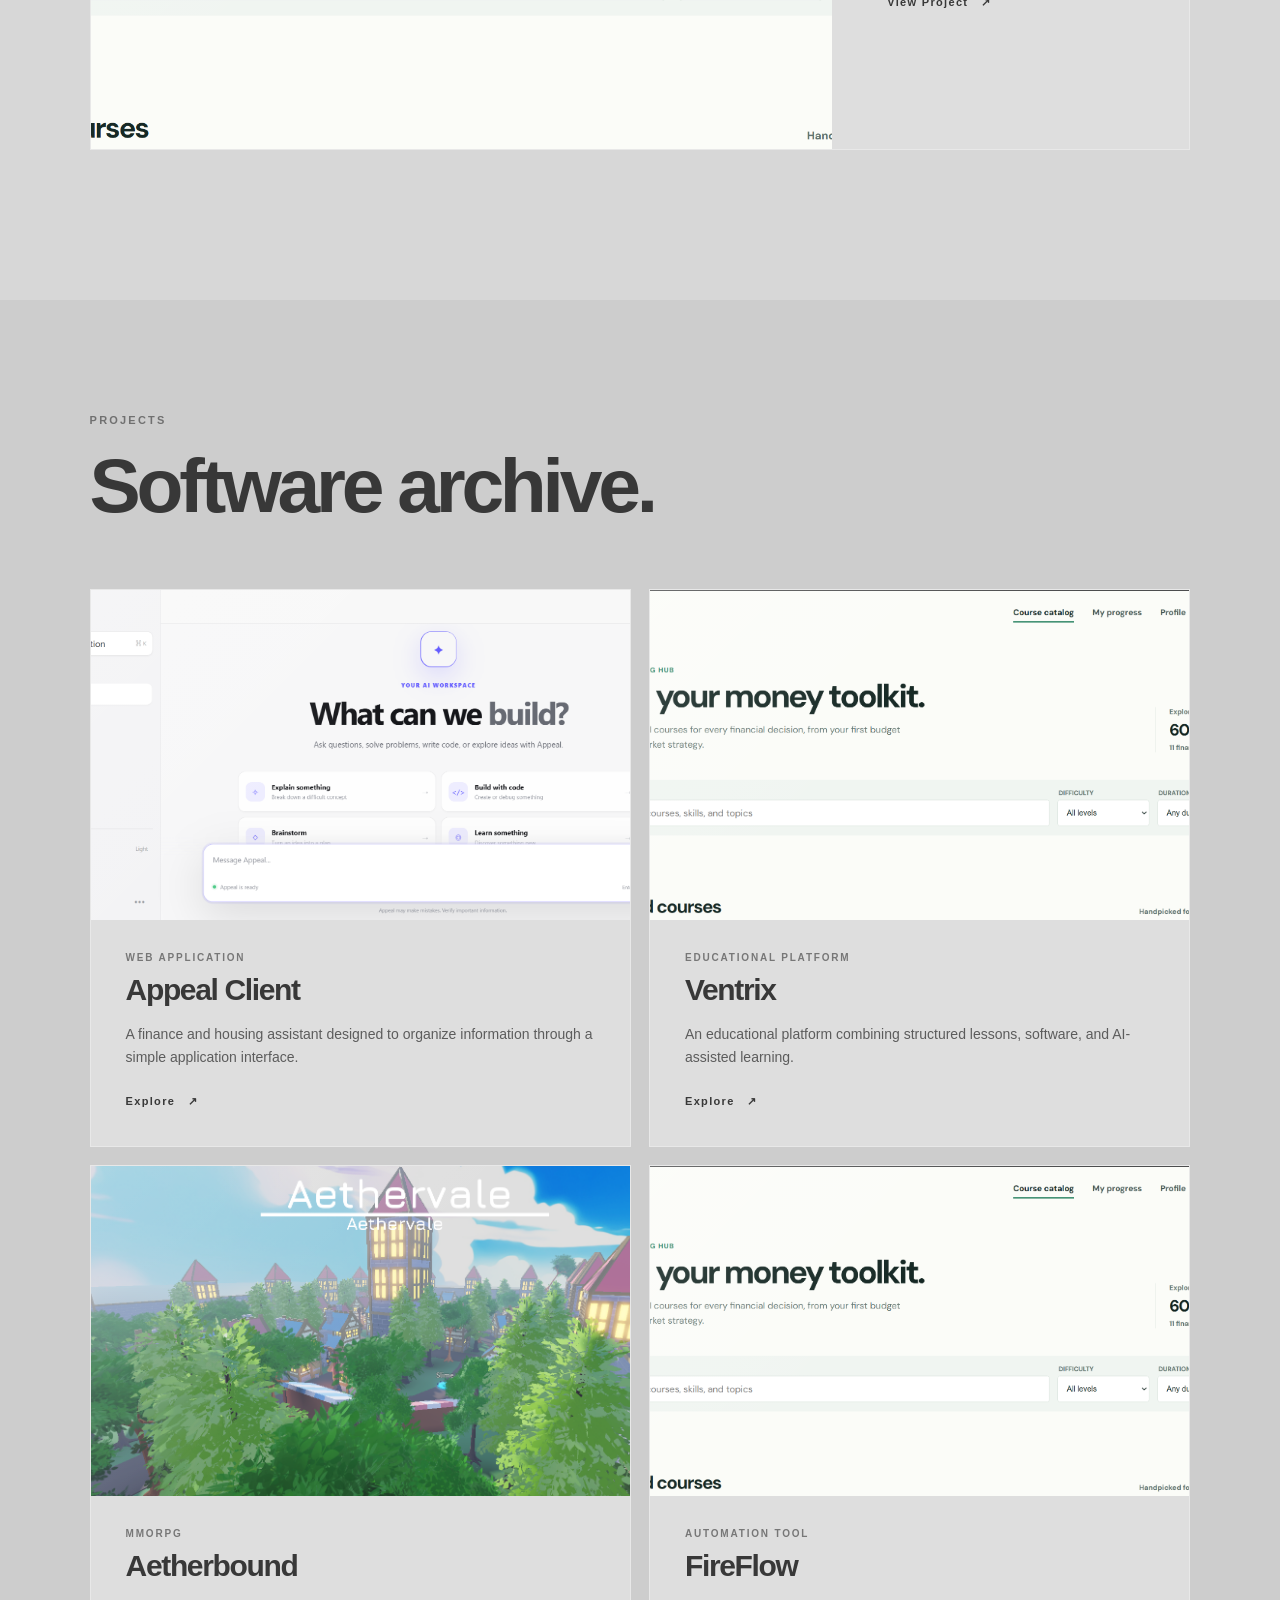
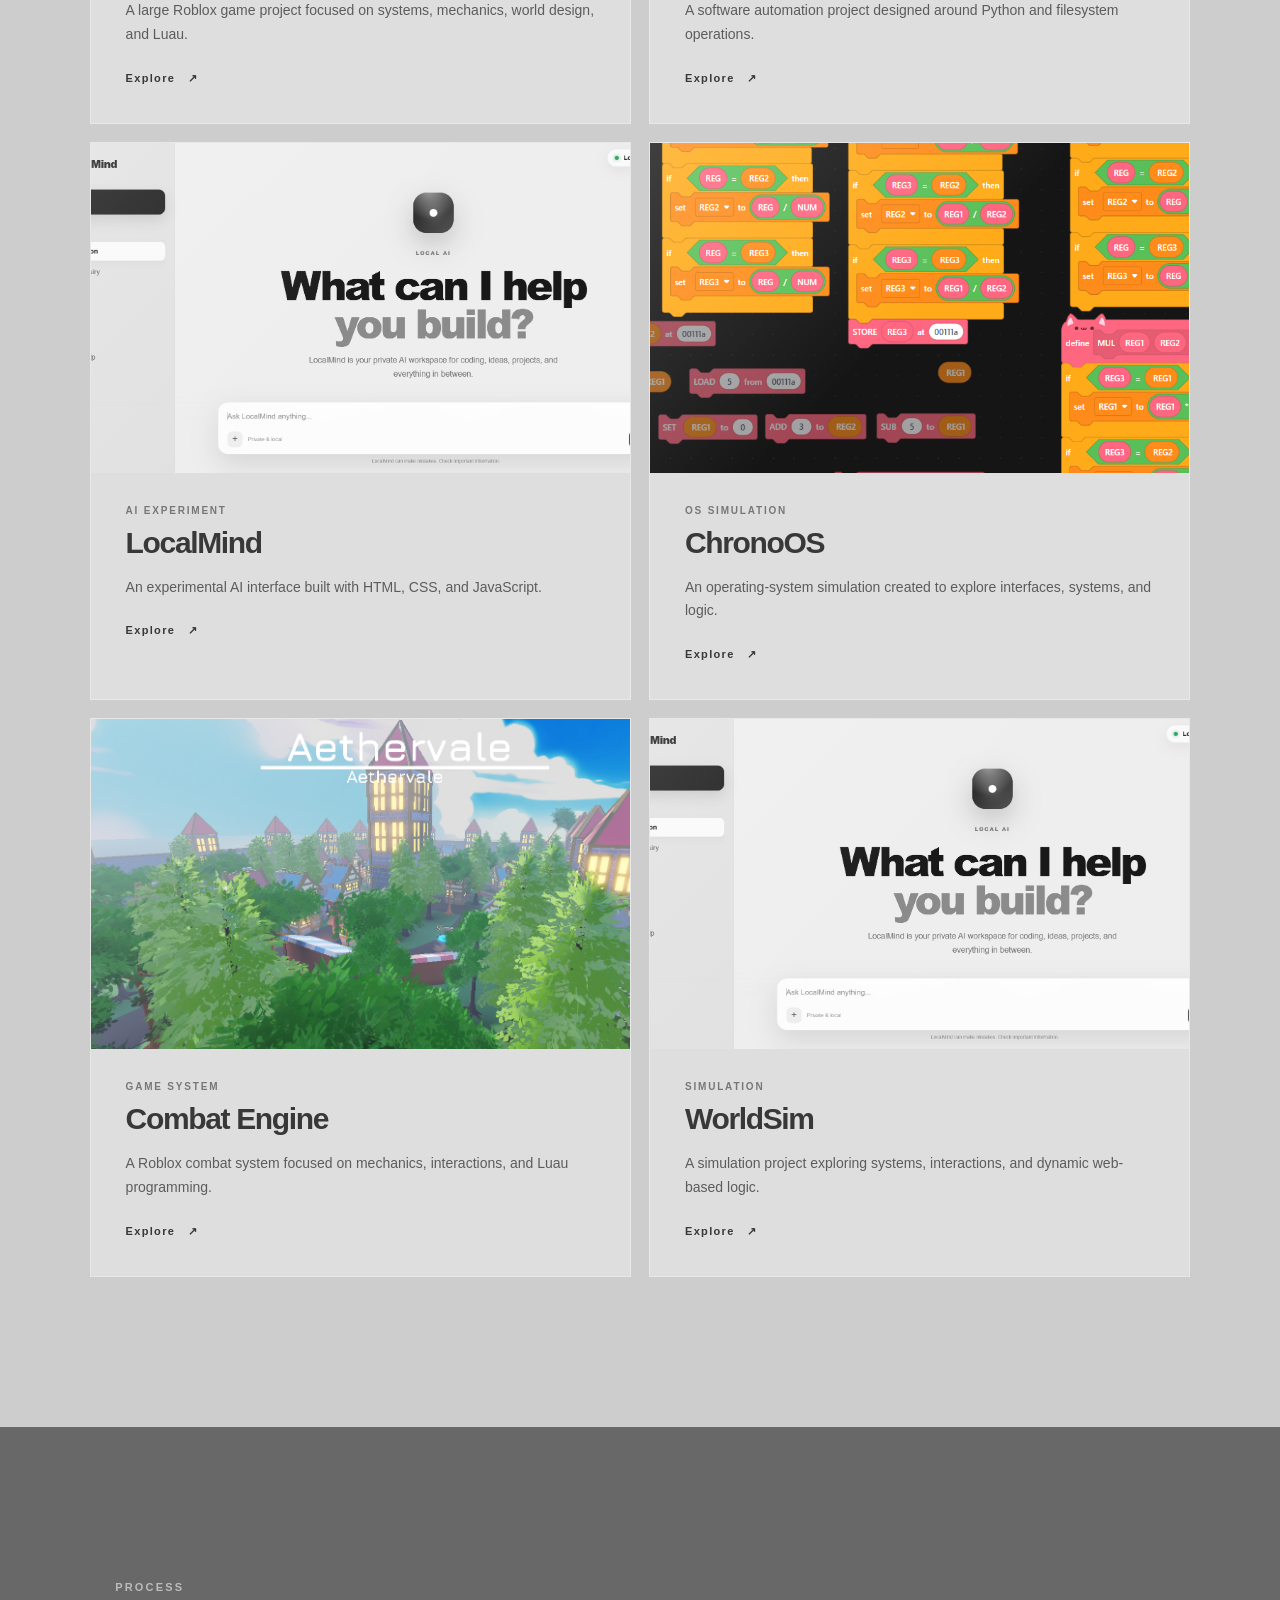
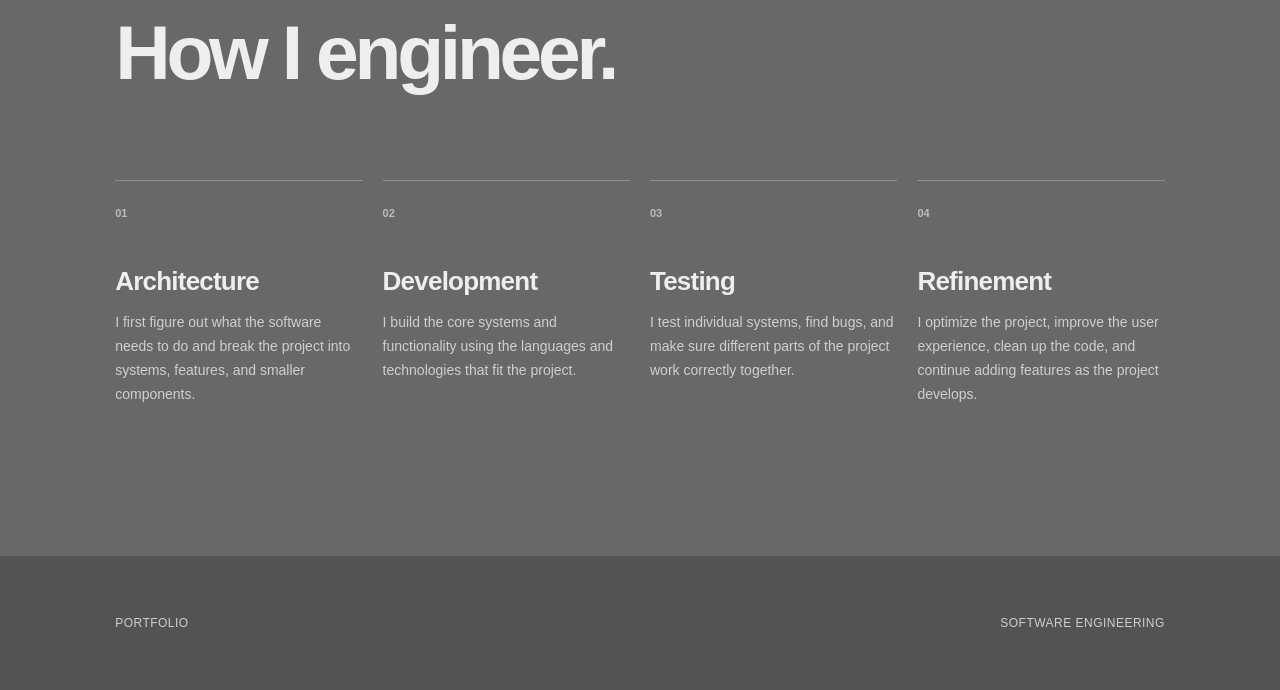
<file: HTML/SoftwareEngineering.html>
<!DOCTYPE html>
<html lang="en">

<head>

    <meta charset="UTF-8">
    <meta name="viewport" content="width=device-width, initial-scale=1.0">

    <title>Software Engineering | Portfolio</title>

    <link rel="stylesheet" href="../CSS/SoftwareEngineering.css">

</head>


<body>


    <!-- =========================================================
         NAVIGATION
    ========================================================= -->

    <header class="navbar">

        <a href="index.html" class="logo">
            PORTFOLIO
        </a>

        <nav class="nav-links" id="navLinks">

            <a href="index.html">
                Home
            </a>

            <a href="RobloxStudio.html">
                Roblox Studio
            </a>

            <a href="WebDev.html">
                Web Development
            </a>

            <a href="SoftwareEngineering.html" class="active">
                Software Engineering
            </a>

            <a href="Adobe.html">
                Adobe
            </a>

            <a href="index.html#about">
                About Me
            </a>

        </nav>

        <button class="menu-button" id="menuButton">
            ☰
        </button>

    </header>


    <!-- =========================================================
         MAIN CONTENT
    ========================================================= -->

    <main>


        <!-- =====================================================
             HERO
        ===================================================== -->

        <section class="project-hero">

            <div class="hero-content">

                <span class="hero-label">
                    02 / SOFTWARE ENGINEERING
                </span>

                <h1>
                    Building systems.
                </h1>

                <p>
                    I create software, tools, simulations, games,
                    and larger systems using different programming
                    languages and technologies.
                </p>

                <div class="hero-meta">

                    <div>
                        <span>FIELD</span>
                        <strong>Software Engineering</strong>
                    </div>

                    <div>
                        <span>STACK</span>
                        <strong>Python / JavaScript / Luau</strong>
                    </div>

                    <div>
                        <span>FOCUS</span>
                        <strong>Systems & Applications</strong>
                    </div>

                </div>

            </div>

        </section>


        <!-- =====================================================
             FEATURED PROJECT
        ===================================================== -->

        <section class="featured-project">

            <div class="section-heading">

                <span>
                    FEATURED
                </span>

                <h2>
                    Selected work.
                </h2>

            </div>


            <div class="project-card">

                <div class="project-image">

                    <img src="../Images/PROJECTS/SOFTWAREENGINEERING/VENTRIX/Ventrix1.png" alt="Ventrix">

                </div>


                <div class="project-info">

                    <span>
                        SOFTWARE / FEATURED
                    </span>

                    <h3>
                        Ventrix
                    </h3>

                    <p>
                        An educational platform built around structured
                        lessons, learning paths, and interactive software.
                    </p>

                    <a href="../templates/Template.html?project=5" class="project-link">
                        View Project
                        <span>↗</span>
                    </a>

                </div>

            </div>

        </section>


        <!-- =====================================================
             PROJECT ARCHIVE
        ===================================================== -->

        <section class="other-projects">

            <div class="section-heading">

                <span>
                    PROJECTS
                </span>

                <h2>
                    Software archive.
                </h2>

            </div>


            <div class="projects-grid">


                <!-- Appeal Client -->

                <article class="project-card">

                    <div class="project-image">

                        <img src="../Images/PROJECTS/Appeal-Client.png" alt="Appeal Client">

                    </div>

                    <div class="project-info">

                        <span>
                            WEB APPLICATION
                        </span>

                        <h3>
                            Appeal Client
                        </h3>

                        <p>
                            A finance and housing assistant designed
                            to organize information through a simple
                            application interface.
                        </p>

                        <a href="../templates/Template.html?project=2" class="project-link">
                            Explore
                            <span>↗</span>
                        </a>

                    </div>

                </article>


                <!-- Ventrix -->

                <article class="project-card">

                    <div class="project-image">

                        <img src="../Images/PROJECTS/SOFTWAREENGINEERING/VENTRIX/Ventrix1.png" alt="Ventrix">

                    </div>

                    <div class="project-info">

                        <span>
                            EDUCATIONAL PLATFORM
                        </span>

                        <h3>
                            Ventrix
                        </h3>

                        <p>
                            An educational platform combining structured
                            lessons, software, and AI-assisted learning.
                        </p>

                        <a href="../templates/Template.html?project=5" class="project-link">
                            Explore
                            <span>↗</span>
                        </a>

                    </div>

                </article>


                <!-- Aetherbound -->

                <article class="project-card">

                    <div class="project-image">

                        <img src="../Images/PROJECTS/SOFTWAREENGINEERING/AETHERBOUND/Aetherbound1.png"
                            alt="Aetherbound">

                    </div>

                    <div class="project-info">

                        <span>
                            MMORPG
                        </span>

                        <h3>
                            Aetherbound
                        </h3>

                        <p>
                            A large Roblox game project focused on
                            systems, mechanics, world design, and Luau.
                        </p>

                        <a href="../templates/Template.html?project=6" class="project-link">
                            Explore
                            <span>↗</span>
                        </a>

                    </div>

                </article>


                <!-- FireFlow -->

                <article class="project-card">

                    <div class="project-image">

                        <img src="../Images/PROJECTS/SOFTWAREENGINEERING/VENTRIX/Ventrix1.png" alt="FireFlow">

                    </div>

                    <div class="project-info">

                        <span>
                            AUTOMATION TOOL
                        </span>

                        <h3>
                            FireFlow
                        </h3>

                        <p>
                            A software automation project designed
                            around Python and filesystem operations.
                        </p>

                        <a href="../templates/Template.html?project=7" class="project-link">
                            Explore
                            <span>↗</span>
                        </a>

                    </div>

                </article>


                <!-- LocalMind -->

                <article class="project-card">

                    <div class="project-image">

                        <img src="../Images/PROJECTS/SOFTWAREENGINEERING/LOCALMIND/LocalMind1.png" alt="LocalMind">

                    </div>

                    <div class="project-info">

                        <span>
                            AI EXPERIMENT
                        </span>

                        <h3>
                            LocalMind
                        </h3>

                        <p>
                            An experimental AI interface built with
                            HTML, CSS, and JavaScript.
                        </p>

                        <a href="../templates/Template.html?project=8" class="project-link">
                            Explore
                            <span>↗</span>
                        </a>

                    </div>

                </article>


                <!-- ChronoOS -->

                <article class="project-card">

                    <div class="project-image">

                        <img src="../Images/PROJECTS/SOFTWAREENGINEERING/CHRONOOS/Scratch1.png" alt="ChronoOS">

                    </div>

                    <div class="project-info">

                        <span>
                            OS SIMULATION
                        </span>

                        <h3>
                            ChronoOS
                        </h3>

                        <p>
                            An operating-system simulation created
                            to explore interfaces, systems, and logic.
                        </p>

                        <a href="../templates/Template.html?project=9" class="project-link">
                            Explore
                            <span>↗</span>
                        </a>

                    </div>

                </article>


                <!-- Combat Engine -->

                <article class="project-card">

                    <div class="project-image">

                        <img src="../Images/PROJECTS/SOFTWAREENGINEERING/AETHERBOUND/Aetherbound1.png" alt="Combat Engine">

                    </div>

                    <div class="project-info">

                        <span>
                            GAME SYSTEM
                        </span>

                        <h3>
                            Combat Engine
                        </h3>

                        <p>
                            A Roblox combat system focused on mechanics,
                            interactions, and Luau programming.
                        </p>

                        <a href="../templates/Template.html?project=10" class="project-link">
                            Explore
                            <span>↗</span>
                        </a>

                    </div>

                </article>


                <!-- WorldSim -->

                <article class="project-card">

                    <div class="project-image">

                        <img src="../Images/PROJECTS/SOFTWAREENGINEERING/LOCALMIND/LocalMind1.png" alt="WorldSim">

                    </div>

                    <div class="project-info">

                        <span>
                            SIMULATION
                        </span>

                        <h3>
                            WorldSim
                        </h3>

                        <p>
                            A simulation project exploring systems,
                            interactions, and dynamic web-based logic.
                        </p>

                        <a href="../templates/Template.html?project=11" class="project-link">
                            Explore
                            <span>↗</span>
                        </a>

                    </div>

                </article>


            </div>

        </section>


        <!-- =====================================================
             PROCESS
        ===================================================== -->

        <section class="process">

            <div class="section-heading">

                <span>
                    PROCESS
                </span>

                <h2>
                    How I engineer.
                </h2>

            </div>


            <div class="process-grid">


                <!-- Architecture -->

                <div class="process-item">

                    <span>
                        01
                    </span>

                    <h3>
                        Architecture
                    </h3>

                    <p>
                        I first figure out what the software needs
                        to do and break the project into systems,
                        features, and smaller components.
                    </p>

                </div>


                <!-- Development -->

                <div class="process-item">

                    <span>
                        02
                    </span>

                    <h3>
                        Development
                    </h3>

                    <p>
                        I build the core systems and functionality
                        using the languages and technologies that
                        fit the project.
                    </p>

                </div>


                <!-- Testing -->

                <div class="process-item">

                    <span>
                        03
                    </span>

                    <h3>
                        Testing
                    </h3>

                    <p>
                        I test individual systems, find bugs, and
                        make sure different parts of the project
                        work correctly together.
                    </p>

                </div>


                <!-- Refinement -->

                <div class="process-item">

                    <span>
                        04
                    </span>

                    <h3>
                        Refinement
                    </h3>

                    <p>
                        I optimize the project, improve the user
                        experience, clean up the code, and continue
                        adding features as the project develops.
                    </p>

                </div>


            </div>

        </section>


    </main>


    <!-- =========================================================
         FOOTER
    ========================================================= -->

    <footer class="footer">

        <div>
            PORTFOLIO
        </div>

        <div>
            SOFTWARE ENGINEERING
        </div>

    </footer>


    <!-- =========================================================
         JAVASCRIPT
    ========================================================= -->

    <script src="../JS/SoftwareEngineering.js"></script>


</body>

</html>
</file>
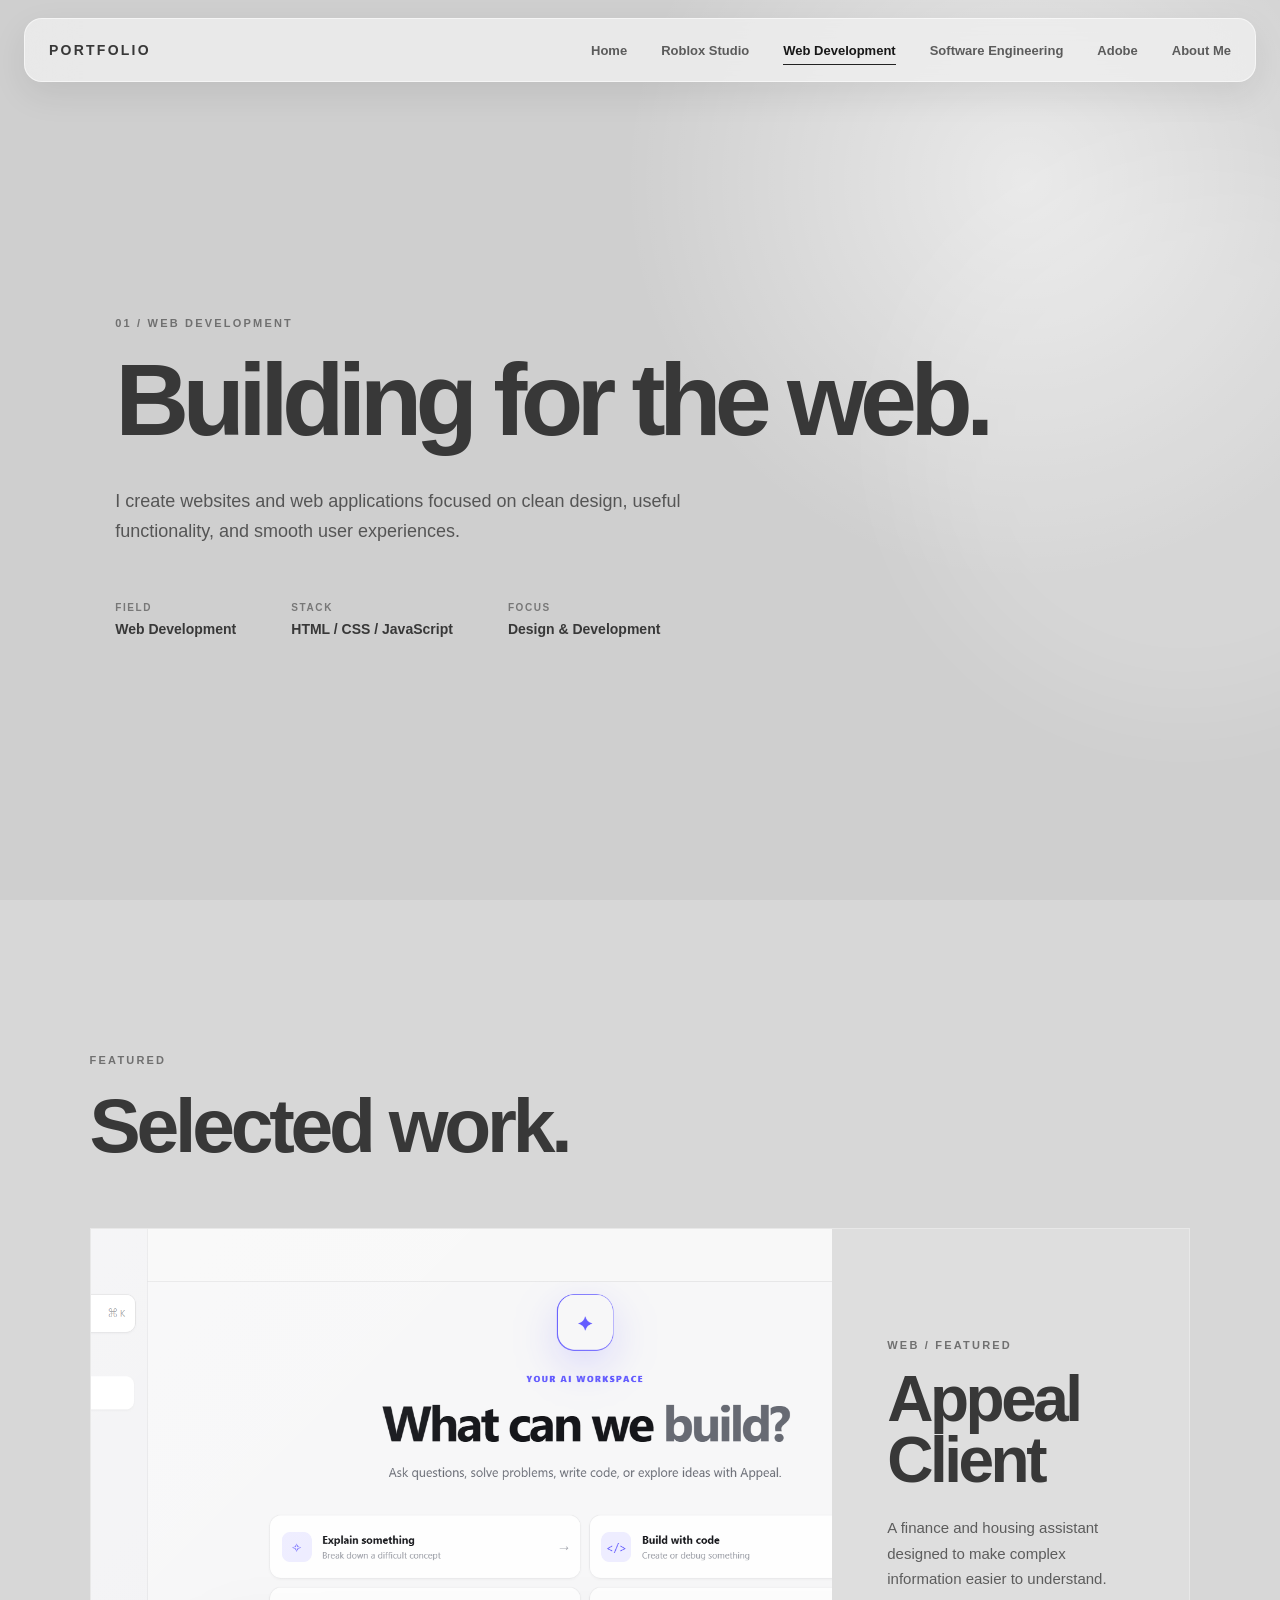
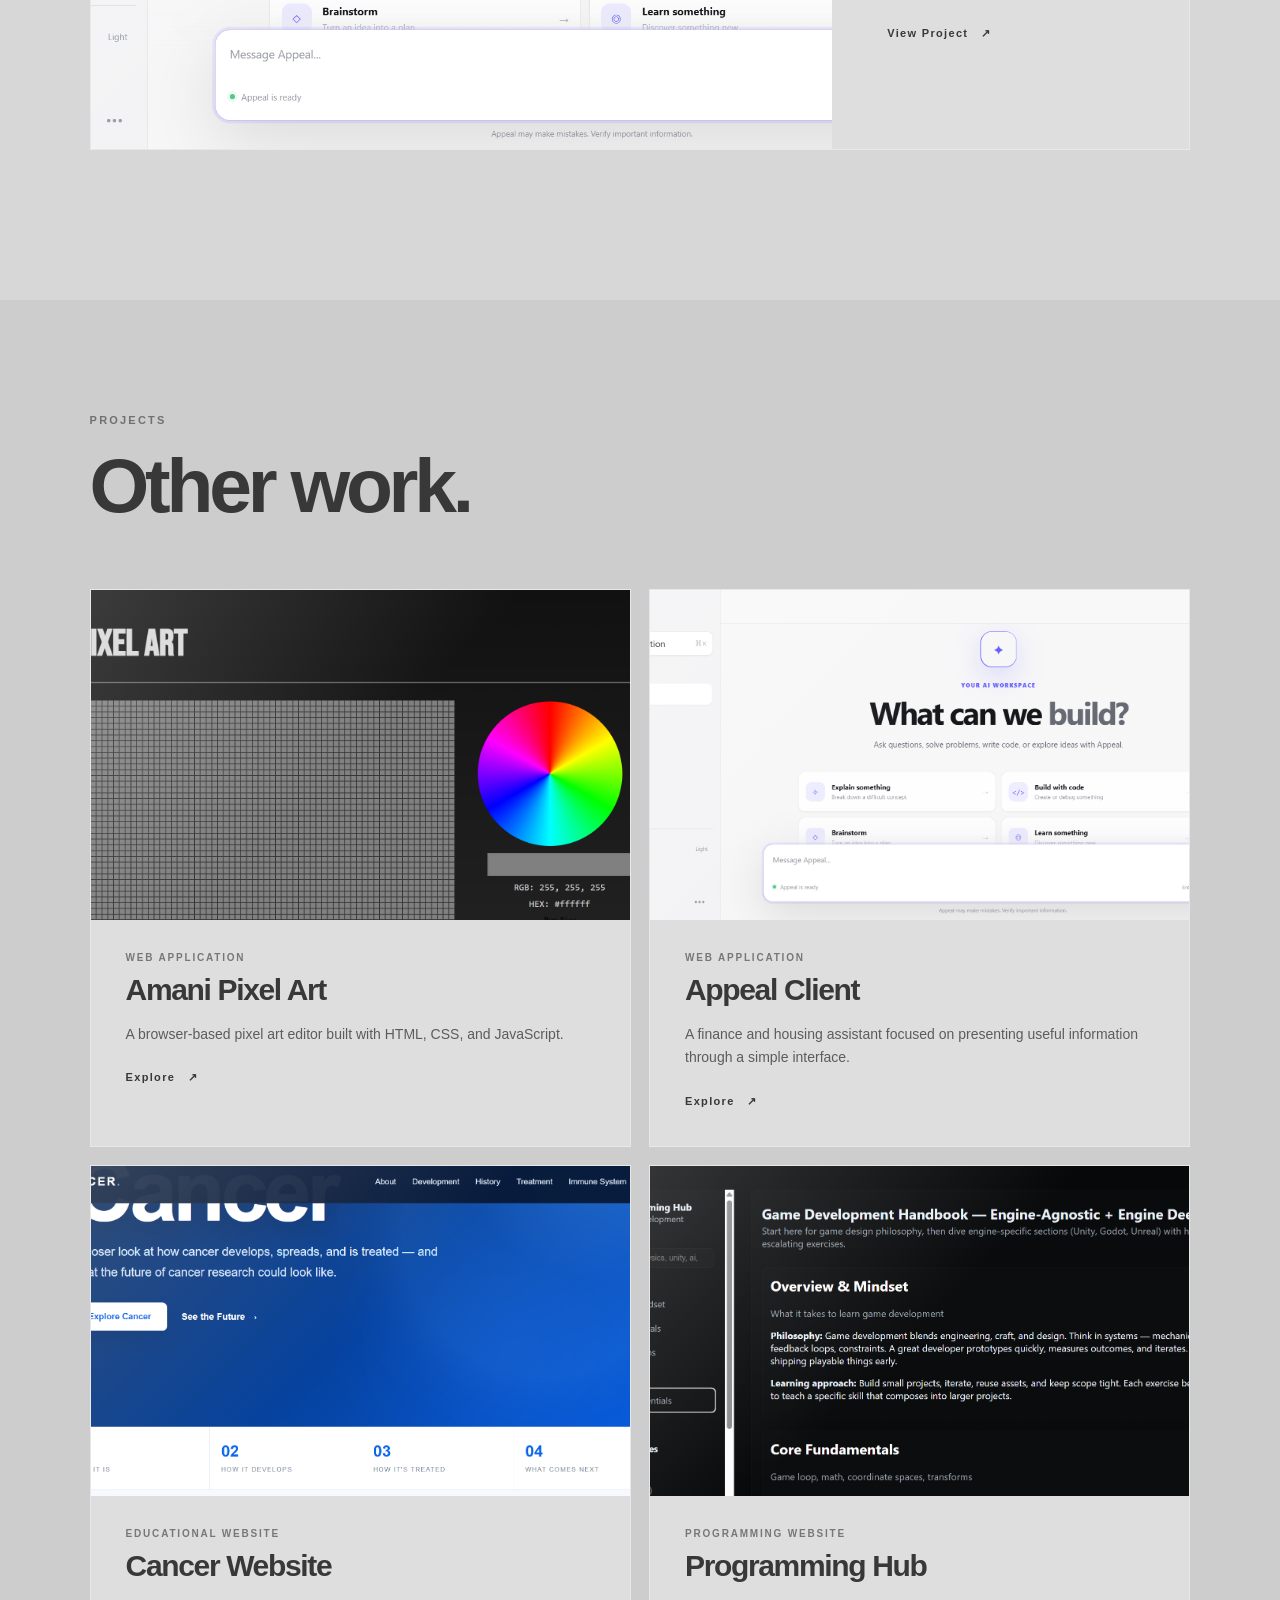
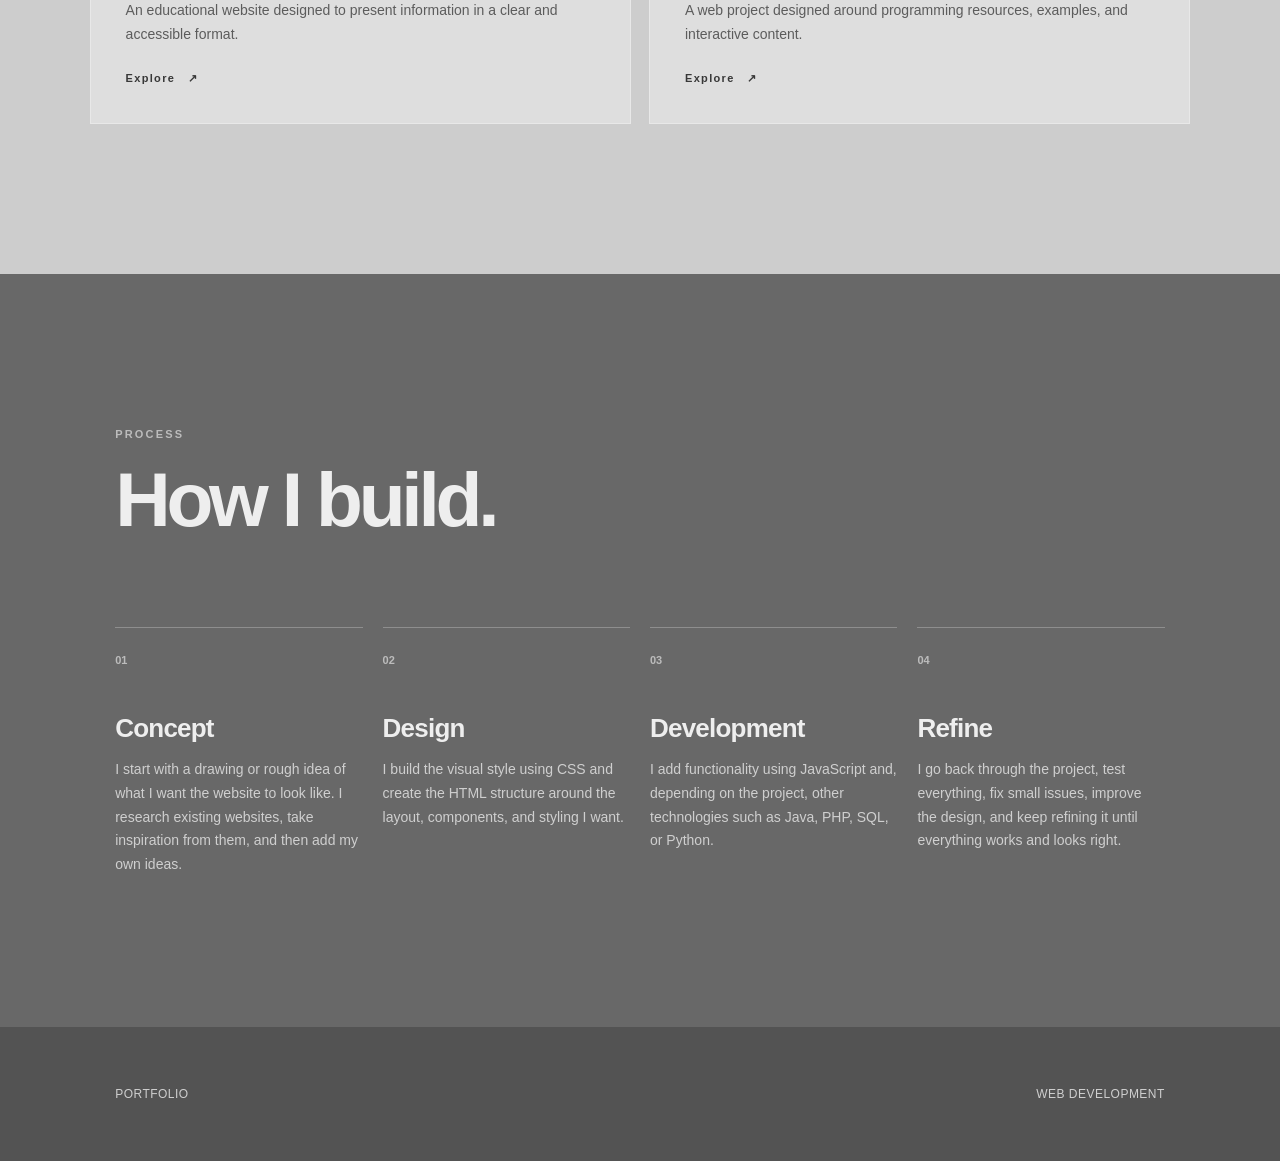
<file: HTML/WebDev.html>
<!DOCTYPE html>
<html lang="en">

<head>

    <meta charset="UTF-8">
    <meta name="viewport" content="width=device-width, initial-scale=1.0">

    <title>Web Development | Portfolio</title>

    <link rel="stylesheet" href="../CSS/WebDev.css">

</head>


<body>


    <!-- =========================================================
         NAVIGATION
    ========================================================= -->

    <header class="navbar">

        <a href="index.html" class="logo">
            PORTFOLIO
        </a>

        <nav class="nav-links" id="navLinks">

            <a href="index.html">
                Home
            </a>

            <a href="RobloxStudio.html">
                Roblox Studio
            </a>

            <a href="WebDev.html" class="active">
                Web Development
            </a>

            <a href="SoftwareEngineering.html">
                Software Engineering
            </a>

            <a href="Adobe.html">
                Adobe
            </a>

            <a href="index.html#about">
                About Me
            </a>

        </nav>

        <button class="menu-button" id="menuButton">
            ☰
        </button>

    </header>


    <!-- =========================================================
         MAIN CONTENT
    ========================================================= -->

    <main>


        <!-- =====================================================
             HERO
        ===================================================== -->

        <section class="project-hero">

            <div class="hero-content">

                <span class="hero-label">
                    01 / WEB DEVELOPMENT
                </span>

                <h1>
                    Building for the web.
                </h1>

                <p>
                    I create websites and web applications focused on
                    clean design, useful functionality, and smooth
                    user experiences.
                </p>

                <div class="hero-meta">

                    <div>
                        <span>FIELD</span>
                        <strong>Web Development</strong>
                    </div>

                    <div>
                        <span>STACK</span>
                        <strong>HTML / CSS / JavaScript</strong>
                    </div>

                    <div>
                        <span>FOCUS</span>
                        <strong>Design & Development</strong>
                    </div>

                </div>

            </div>

        </section>


        <!-- =====================================================
             FEATURED PROJECT
        ===================================================== -->

        <section class="featured-project">

            <div class="section-heading">

                <span>
                    FEATURED
                </span>

                <h2>
                    Selected work.
                </h2>

            </div>


            <div class="project-card">

                <div class="project-image">

                    <img src="../Images/PROJECTS/Appeal-Client.png" alt="Appeal Client">

                </div>


                <div class="project-info">

                    <span>
                        WEB / FEATURED
                    </span>

                    <h3>
                        Appeal Client
                    </h3>

                    <p>
                        A finance and housing assistant designed to
                        make complex information easier to understand.
                    </p>

                    <a href="../templates/Template.html?project=2" class="project-link">
                        View Project
                        <span>↗</span>
                    </a>

                </div>

            </div>

        </section>


        <!-- =====================================================
             OTHER PROJECTS
        ===================================================== -->

        <section class="other-projects">

            <div class="section-heading">

                <span>
                    PROJECTS
                </span>

                <h2>
                    Other work.
                </h2>

            </div>


            <div class="projects-grid">


                <!-- Amani Pixel Art -->

                <article class="project-card">

                    <div class="project-image">

                        <img src="../Images/PROJECTS/Amani-Pixel-Art.png" alt="Amani Pixel Art">

                    </div>

                    <div class="project-info">

                        <span>
                            WEB APPLICATION
                        </span>

                        <h3>
                            Amani Pixel Art
                        </h3>

                        <p>
                            A browser-based pixel art editor built
                            with HTML, CSS, and JavaScript.
                        </p>

                        <a href="../templates/Template.html?project=1" class="project-link">
                            Explore
                            <span>↗</span>
                        </a>

                    </div>

                </article>


                <!-- Appeal Client -->

                <article class="project-card">

                    <div class="project-image">

                        <img src="../Images/PROJECTS/Appeal-Client.png" alt="Appeal Client">

                    </div>

                    <div class="project-info">

                        <span>
                            WEB APPLICATION
                        </span>

                        <h3>
                            Appeal Client
                        </h3>

                        <p>
                            A finance and housing assistant focused on
                            presenting useful information through a
                            simple interface.
                        </p>

                        <a href="../templates/Template.html?project=2" class="project-link">
                            Explore
                            <span>↗</span>
                        </a>

                    </div>

                </article>


                <!-- Cancer Website -->

                <article class="project-card">

                    <div class="project-image">

                        <img src="../Images/PROJECTS/Cancer-Website.png" alt="Cancer Website">

                    </div>

                    <div class="project-info">

                        <span>
                            EDUCATIONAL WEBSITE
                        </span>

                        <h3>
                            Cancer Website
                        </h3>

                        <p>
                            An educational website designed to present
                            information in a clear and accessible format.
                        </p>

                        <a href="../templates/Template.html?project=3" class="project-link">
                            Explore
                            <span>↗</span>
                        </a>

                    </div>

                </article>


                <!-- Programming Hub -->

                <article class="project-card">

                    <div class="project-image">

                        <img src="../Images/PROJECTS/Programming-Hub.png" alt="Programming Hub">

                    </div>

                    <div class="project-info">

                        <span>
                            PROGRAMMING WEBSITE
                        </span>

                        <h3>
                            Programming Hub
                        </h3>

                        <p>
                            A web project designed around programming
                            resources, examples, and interactive content.
                        </p>

                        <a href="../templates/Template.html?project=4" class="project-link">
                            Explore
                            <span>↗</span>
                        </a>

                    </div>

                </article>


            </div>

        </section>


        <!-- =====================================================
             PROCESS
        ===================================================== -->

        <section class="process">

            <div class="section-heading">

                <span>
                    PROCESS
                </span>

                <h2>
                    How I build.
                </h2>

            </div>


            <div class="process-grid">


                <!-- Concept -->

                <div class="process-item">

                    <span>
                        01
                    </span>

                    <h3>
                        Concept
                    </h3>

                    <p>
                        I start with a drawing or rough idea of what
                        I want the website to look like. I research
                        existing websites, take inspiration from them,
                        and then add my own ideas.
                    </p>

                </div>


                <!-- Design -->

                <div class="process-item">

                    <span>
                        02
                    </span>

                    <h3>
                        Design
                    </h3>

                    <p>
                        I build the visual style using CSS and create
                        the HTML structure around the layout,
                        components, and styling I want.
                    </p>

                </div>


                <!-- Development -->

                <div class="process-item">

                    <span>
                        03
                    </span>

                    <h3>
                        Development
                    </h3>

                    <p>
                        I add functionality using JavaScript and,
                        depending on the project, other technologies
                        such as Java, PHP, SQL, or Python.
                    </p>

                </div>


                <!-- Refine -->

                <div class="process-item">

                    <span>
                        04
                    </span>

                    <h3>
                        Refine
                    </h3>

                    <p>
                        I go back through the project, test everything,
                        fix small issues, improve the design, and keep
                        refining it until everything works and looks right.
                    </p>

                </div>


            </div>

        </section>


    </main>


    <!-- =========================================================
         FOOTER
    ========================================================= -->

    <footer class="footer">

        <div>
            PORTFOLIO
        </div>

        <div>
            WEB DEVELOPMENT
        </div>

    </footer>


    <!-- =========================================================
         JAVASCRIPT
    ========================================================= -->

    <script src="../JS/WebDev.js"></script>


</body>

</html>
</file>
<file: CSS/style.css>
/* =========================================================
   01. RESET / GLOBAL
========================================================= */

* {
   margin: 0;
   padding: 0;
   box-sizing: border-box;
}

html {
   scroll-behavior: smooth;
}

body {
   font-family: Arial, Helvetica, sans-serif;
   background: #d0d0d0;
   color: #242424;
   overflow-x: hidden;
}

a {
   color: inherit;
   text-decoration: none;
}

img {
   display: block;
   max-width: 100%;
}


/* =========================================================
   02. NAVBAR
========================================================= */

.navbar {
   position: fixed;
   top: 18px;
   left: 50%;
   transform: translateX(-50%);
   width: calc(100% - 48px);
   max-width: 1400px;
   height: 64px;
   padding: 0 25px;
   display: flex;
   align-items: center;
   justify-content: space-between;
   background: rgba(195, 195, 195, 0.68);
   border: 1px solid rgba(255, 255, 255, 0.35);
   border-radius: 18px;
   backdrop-filter: blur(25px);
   -webkit-backdrop-filter: blur(25px);
   box-shadow: 0 10px 35px rgba(0, 0, 0, 0.08);
   z-index: 1000;
}

.logo {
   font-size: 14px;
   font-weight: 800;
   letter-spacing: 0.16em;
   transition: transform 0.25s ease;
}

.logo:hover {
   transform: translateY(-1px);
}

.nav-links {
   display: flex;
   align-items: center;
   gap: 32px;
}

.nav-links a {
   position: relative;
   font-size: 13px;
   font-weight: 600;
   color: #555;
   transition: color 0.25s ease, transform 0.25s ease;
}

.nav-links a::after {
   content: "";
   position: absolute;
   left: 0;
   bottom: -7px;
   width: 0;
   height: 1px;
   background: #222;
   transition: width 0.25s ease;
}

.nav-links a:hover {
   color: #111;
   transform: translateY(-1px);
}

.nav-links a:hover::after {
   width: 100%;
}

.menu-button {
   display: none;
   width: 42px;
   height: 42px;
   border: none;
   border-radius: 12px;
   background: rgba(255, 255, 255, 0.25);
   cursor: pointer;
}

.menu-button span {
   display: block;
   width: 18px;
   height: 2px;
   margin: 5px auto;
   background: #242424;
}


/* =========================================================
   03. HERO
========================================================= */

.hero {
   position: relative;
   min-height: 100vh;
   display: flex;
   align-items: center;
   overflow: hidden;
   background: #bdbdbd;
}

#heroImage {
   position: absolute;
   inset: 0;
   width: 100%;
   height: 100%;
   object-fit: cover;
   opacity: 0.58;
   filter: saturate(0.88) brightness(0.88);
   transition: opacity 0.35s ease, filter 0.5s ease;
}

.hero-overlay {
   position: absolute;
   inset: 0;
   background: linear-gradient(90deg, rgba(25, 25, 25, 0.68) 0%, rgba(25, 25, 25, 0.42) 42%, rgba(25, 25, 25, 0.16) 100%);
   z-index: 1;
}

.hero-content {
   position: relative;
   z-index: 2;
   width: min(900px, 80%);
   margin-left: 9vw;
   color: #f3f3f3;
}

.hero-number {
   margin-bottom: 16px;
   font-size: 13px;
   font-weight: 800;
   letter-spacing: 0.2em;
   color: rgba(255, 255, 255, 0.7);
   animation: textPop 0.75s ease both;
}

.hero-content h1 {
   max-width: 850px;
   font-size: clamp(58px, 8vw, 118px);
   line-height: 0.91;
   letter-spacing: -0.065em;
   font-weight: 800;
   animation: textPop 0.85s 0.05s ease both;
}

.hero-content>p:not(.hero-number) {
   max-width: 600px;
   margin-top: 32px;
   font-size: 17px;
   line-height: 1.7;
   color: rgba(255, 255, 255, 0.78);
   animation: textPop 0.85s 0.12s ease both;
}


/* =========================================================
   04. HERO BUTTONS
========================================================= */

.hero-buttons {
   display: flex;
   align-items: center;
   flex-wrap: wrap;
   gap: 12px;
   margin-top: 38px;
   animation: textPop 0.85s 0.2s ease both;
}

.hero-button {
   display: inline-flex;
   align-items: center;
   justify-content: center;
   min-width: 125px;
   padding: 14px 21px;
   border-radius: 100px;
   font-size: 12px;
   font-weight: 800;
   transition: transform 0.25s ease, background 0.25s ease, color 0.25s ease, border-color 0.25s ease;
}

.hero-button:hover {
   transform: translateY(-3px);
}

.hero-button.primary {
   background: #242424;
   color: #f2f2f2;
   border: 1px solid #242424;
}

.hero-button.primary:hover {
   background: #111;
}

.hero-button.secondary {
   background: rgba(225, 225, 225, 0.2);
   color: #f3f3f3;
   border: 1px solid rgba(255, 255, 255, 0.35);
   backdrop-filter: blur(15px);
   -webkit-backdrop-filter: blur(15px);
}

.hero-button.secondary:hover {
   background: rgba(235, 235, 235, 0.32);
}


/* =========================================================
   05. SLIDER DOTS
========================================================= */

.slider-dots {
   position: absolute;
   left: 9vw;
   bottom: 45px;
   z-index: 3;
   display: flex;
   align-items: center;
   gap: 9px;
}

.slider-dot {
   width: 7px;
   height: 7px;
   padding: 0;
   border: none;
   border-radius: 50%;
   background: rgba(255, 255, 255, 0.38);
   cursor: pointer;
   transition: width 0.3s ease, background 0.3s ease, transform 0.3s ease;
}

.slider-dot:hover {
   transform: scale(1.25);
}

.slider-dot.active {
   width: 24px;
   border-radius: 100px;
   background: #fff;
}


/* =========================================================
   06. ABOUT
========================================================= */

.about {
   padding: 150px 9vw;
   display: grid;
   grid-template-columns: minmax(0, 0.8fr) minmax(0, 1.2fr);
   gap: 10vw;
   background: #d2d2d2;
}

.section-heading {
   animation: textPop 0.85s ease both;
   min-width: 0;
}

.section-label {
   font-size: 11px;
   font-weight: 800;
   letter-spacing: 0.2em;
   color: #707070;
}

.section-heading h2 {
   margin-top: 20px;
   font-size: clamp(42px, 5vw, 76px);
   line-height: 0.98;
   letter-spacing: -0.055em;
}

.about .section-heading h2 {
   display: block;
   width: 100%;
   max-width: 850px;
   white-space: normal;
   word-break: normal;
   overflow-wrap: normal;
}

.about-content {
   max-width: 700px;
   padding-top: 30px;
   min-width: 0;
}

.about-content p {
   margin-bottom: 28px;
   font-size: 16px;
   line-height: 1.8;
   color: #555;
   animation: textPop 0.8s ease both;
}

.about-content p:nth-child(2) {
   animation-delay: 0.08s;
}

.about-content p:nth-child(3) {
   animation-delay: 0.16s;
}

.about-content p:nth-child(4) {
   animation-delay: 0.24s;
}

.about-content p:nth-child(5) {
   animation-delay: 0.32s;
}

.about-content p:nth-child(6) {
   animation-delay: 0.40s;
}

.about-content p:nth-child(7) {
   animation-delay: 0.48s;
}

.about-content p:nth-child(8) {
   animation-delay: 0.56s;
}


/* =========================================================
   07. QUALIFICATIONS
========================================================= */

.qualifications {
   padding: 140px 9vw 160px;
   background: #c8c8c8;
}

.qualifications-grid {
   display: grid;
   grid-template-columns: repeat(3, 1fr);
   gap: 18px;
   margin-top: 75px;
}

.qualification-card {
   min-height: 360px;
   padding: 32px;
   display: flex;
   flex-direction: column;
   background: #dedede;
   border: 1px solid rgba(255, 255, 255, 0.28);
   transition: transform 0.4s cubic-bezier(0.22, 1, 0.36, 1), box-shadow 0.35s ease, background 0.35s ease;
   animation: textPop 0.85s ease both;
}

.qualification-card:nth-child(2) {
   animation-delay: 0.08s;
}

.qualification-card:nth-child(3) {
   animation-delay: 0.16s;
}

.qualification-card:nth-child(4) {
   animation-delay: 0.24s;
}

.qualification-card:nth-child(5) {
   animation-delay: 0.32s;
}

.qualification-card:nth-child(6) {
   animation-delay: 0.40s;
}

.qualification-card:hover {
   transform: translateY(-8px);
   background: #e2e2e2;
   box-shadow: 0 22px 45px rgba(0, 0, 0, 0.08);
}

.qualification-number {
   font-size: 11px;
   font-weight: 800;
   letter-spacing: 0.14em;
   color: #777;
}

.qualification-card h3 {
   margin-top: 75px;
   margin-bottom: 18px;
   font-size: 30px;
   letter-spacing: -0.04em;
}

.qualification-card p {
   font-size: 14px;
   line-height: 1.7;
   color: #5b5b5b;
}

.qualification-skills {
   display: flex;
   flex-wrap: wrap;
   gap: 7px;
   margin-top: auto;
   padding-top: 25px;
}

.qualification-skills span {
   padding: 7px 10px;
   border: 1px solid rgba(0, 0, 0, 0.1);
   border-radius: 100px;
   font-size: 9px;
   font-weight: 800;
   letter-spacing: 0.08em;
   color: #666;
}


/* =========================================================
   08. SKILLS
========================================================= */

.skills {
   padding: 140px 9vw 160px;
   background: #d2d2d2;
}

.skills-grid {
   display: grid;
   grid-template-columns: repeat(3, 1fr);
   gap: 18px;
   margin-top: 75px;
}

.skill-card {
   min-height: 330px;
   padding: 32px;
   display: flex;
   flex-direction: column;
   justify-content: space-between;
   background: #dedede;
   border: 1px solid rgba(255, 255, 255, 0.28);
   transition: transform 0.4s cubic-bezier(0.22, 1, 0.36, 1), box-shadow 0.35s ease, background 0.35s ease;
   animation: textPop 0.85s ease both;
}

.skill-card:nth-child(2) {
   animation-delay: 0.08s;
}

.skill-card:nth-child(3) {
   animation-delay: 0.16s;
}

.skill-card:hover {
   transform: translateY(-8px);
   background: #e2e2e2;
   box-shadow: 0 22px 45px rgba(0, 0, 0, 0.08);
}

.skill-number {
   font-size: 11px;
   font-weight: 800;
   letter-spacing: 0.14em;
   color: #777;
}

.skill-card h3 {
   margin-top: auto;
   margin-bottom: 18px;
   font-size: 30px;
   letter-spacing: -0.04em;
}

.skill-card p {
   font-size: 14px;
   line-height: 1.7;
   color: #5b5b5b;
}


/* =========================================================
   09. FOOTER
========================================================= */

.footer {
   padding: 55px 9vw;
   display: flex;
   align-items: flex-end;
   justify-content: space-between;
   gap: 30px;
   background: #bcbcbc;
   color: #555;
   font-size: 12px;
}

.footer-title {
   margin-bottom: 8px;
   font-size: 11px;
   font-weight: 800;
   letter-spacing: 0.16em;
   color: #333;
}


/* =========================================================
   10. ANIMATIONS
========================================================= */

@keyframes textPop {
   0% {
      opacity: 0;
      transform: translateY(18px) scale(0.96);
      filter: blur(5px);
   }

   60% {
      opacity: 1;
      transform: translateY(-2px) scale(1.01);
      filter: blur(0);
   }

   100% {
      opacity: 1;
      transform: translateY(0) scale(1);
      filter: blur(0);
   }
}


/* =========================================================
   11. RESPONSIVE — TABLET
========================================================= */

@media (max-width: 900px) {

   .navbar {
      top: 14px;
      width: calc(100% - 28px);
      height: 60px;
   }

   .menu-button {
      display: block;
   }

   .nav-links {
      position: absolute;
      top: 70px;
      left: 0;
      width: 100%;
      padding: 20px;
      display: flex;
      flex-direction: column;
      align-items: flex-start;
      gap: 20px;
      border-radius: 16px;
      background: rgba(205, 205, 205, 0.92);
      backdrop-filter: blur(25px);
      -webkit-backdrop-filter: blur(25px);
      opacity: 0;
      pointer-events: none;
      transform: translateY(-10px);
      transition: opacity 0.3s ease, transform 0.3s ease;
   }

   .nav-links.open {
      opacity: 1;
      pointer-events: auto;
      transform: translateY(0);
   }

   .hero-content {
      width: 86%;
      margin-left: 7vw;
   }

   .hero-content h1 {
      font-size: clamp(52px, 12vw, 85px);
   }

   .hero-content>p:not(.hero-number) {
      font-size: 16px;
   }

   .slider-dots {
      left: 7vw;
      bottom: 30px;
   }

   .about {
      grid-template-columns: 1fr;
      gap: 45px;
      padding: 100px 7vw;
   }

   .about-content {
      padding-top: 0;
      max-width: 850px;
   }

   .qualifications {
      padding: 100px 7vw;
   }

   .qualifications-grid {
      grid-template-columns: 1fr 1fr;
      margin-top: 55px;
   }

   .skills {
      padding: 100px 7vw;
   }

   .skills-grid {
      grid-template-columns: 1fr 1fr;
      margin-top: 55px;
   }

}


/* =========================================================
   12. RESPONSIVE — MOBILE
========================================================= */

@media (max-width: 600px) {

   .navbar {
      height: 58px;
      padding: 0 18px;
   }

   .hero {
      min-height: 800px;
   }

   .hero-content {
      width: 88%;
   }

   .hero-content h1 {
      font-size: 52px;
   }

   .hero-content>p:not(.hero-number) {
      margin-top: 25px;
      font-size: 15px;
      line-height: 1.65;
   }

   .hero-buttons {
      margin-top: 30px;
      flex-direction: column;
      align-items: flex-start;
   }

   .hero-button {
      min-width: 140px;
   }

   .about {
      padding: 90px 7vw;
      gap: 35px;
   }

   .section-heading h2 {
      font-size: 48px;
   }

   .qualifications {
      padding: 90px 7vw;
   }

   .qualifications-grid {
      grid-template-columns: 1fr;
      margin-top: 45px;
   }

   .qualification-card {
      min-height: 320px;
   }

   .qualification-card h3 {
      margin-top: 55px;
   }

   .skills {
      padding: 90px 7vw;
   }

   .skills-grid {
      grid-template-columns: 1fr;
      margin-top: 45px;
   }

   .skill-card {
      min-height: 290px;
   }

   .footer {
      padding: 50px 7vw;
      flex-direction: column;
      align-items: flex-start;
   }

}
</file>
<file: CSS/Adobe.css>
/* =========================================================
   01. RESET / GLOBAL
========================================================= */

* {
    margin: 0;
    padding: 0;
    box-sizing: border-box;
}

html {
    scroll-behavior: smooth;
}

body {
    font-family: Inter, ui-sans-serif, system-ui, -apple-system, BlinkMacSystemFont, "Segoe UI", sans-serif;
    background: #d0d0d0;
    color: #242424;
    overflow-x: hidden;
    line-height: 1.5;
}

a {
    color: inherit;
    text-decoration: none;
}

img {
    display: block;
    max-width: 100%;
}


/* =========================================================
   02. NAVBAR
========================================================= */

.site-header {
    position: fixed;
    top: 18px;
    left: 50%;
    transform: translateX(-50%);
    width: calc(100% - 48px);
    max-width: 1400px;
    z-index: 1000;
}

.navbar {
    height: 64px;
    padding: 0 25px;
    display: flex;
    align-items: center;
    justify-content: space-between;
    background: rgba(195, 195, 195, .68);
    border: 1px solid rgba(255, 255, 255, .35);
    border-radius: 18px;
    backdrop-filter: blur(25px);
    -webkit-backdrop-filter: blur(25px);
    box-shadow: 0 10px 35px rgba(0, 0, 0, .08);
    transition: background .25s ease, box-shadow .25s ease;
}

.logo {
    font-size: 14px;
    font-weight: 800;
    letter-spacing: .16em;
}

.logo span {
    opacity: .45;
}

.nav-links {
    display: flex;
    align-items: center;
    gap: 32px;
}

.nav-links a {
    position: relative;
    font-size: 13px;
    font-weight: 600;
    color: #555;
    transition: color .25s ease, transform .25s ease;
}

.nav-links a::after {
    content: "";
    position: absolute;
    left: 0;
    bottom: -7px;
    width: 0;
    height: 1px;
    background: #222;
    transition: width .25s ease;
}

.nav-links a:hover {
    color: #111;
    transform: translateY(-1px);
}

.nav-links a:hover::after {
    width: 100%;
}

.menu-button {
    display: none;
    width: 40px;
    height: 40px;
    padding: 10px;
    border: 0;
    border-radius: 50%;
    background: rgba(255, 255, 255, .35);
    cursor: pointer;
}

.menu-button span {
    display: block;
    height: 1px;
    margin: 5px 0;
    background: #242424;
}


/* =========================================================
   03. HERO
========================================================= */

.hero-section {
    min-height: 100vh;
    padding: 160px 8vw 110px;
    display: flex;
    align-items: flex-end;
    position: relative;
    overflow: hidden;
    background: #c4c4c4;
}

.hero-section::before {
    content: "";
    position: absolute;
    inset: 0;
    background: radial-gradient(circle at 75% 35%, rgba(255, 255, 255, .35), transparent 35%), linear-gradient(90deg, rgba(45, 45, 45, .42), rgba(70, 70, 70, .2), rgba(255, 255, 255, .05));
}

.hero-content {
    position: relative;
    z-index: 2;
    max-width: 900px;
    animation: textPop .85s ease both;
}

.eyebrow {
    margin-bottom: 20px;
    font-size: 11px;
    font-weight: 800;
    letter-spacing: .25em;
    color: #707070;
}

.hero-content h1 {
    max-width: 1000px;
    font-size: clamp(60px, 9vw, 145px);
    line-height: .88;
    letter-spacing: -.065em;
    font-weight: 800;
    color: #242424;
}

.hero-content h1 span {
    display: block;
    color: #555;
    opacity: .65;
}

.hero-description {
    max-width: 650px;
    margin-top: 35px;
    font-size: 18px;
    line-height: 1.7;
    color: #555;
}


/* =========================================================
   04. HERO BUTTONS
========================================================= */

.hero-actions {
    display: flex;
    gap: 12px;
    flex-wrap: wrap;
    margin-top: 38px;
}

.primary-button,
.secondary-button {
    display: inline-flex;
    align-items: center;
    justify-content: center;
    padding: 15px 23px;
    border-radius: 100px;
    font-size: 12px;
    font-weight: 800;
    transition: transform .25s ease, background .25s ease, color .25s ease, border-color .25s ease;
}

.primary-button {
    background: #242424;
    color: #f2f2f2;
    border: 1px solid #242424;
}

.primary-button:hover {
    transform: translateY(-3px);
    background: #111;
}

.secondary-button {
    background: rgba(255, 255, 255, .3);
    color: #242424;
    border: 1px solid rgba(0, 0, 0, .12);
    backdrop-filter: blur(15px);
    -webkit-backdrop-filter: blur(15px);
}

.secondary-button:hover {
    transform: translateY(-3px);
    background: rgba(255, 255, 255, .55);
}


/* =========================================================
   05. SHARED SECTIONS
========================================================= */

.intro-section,
.tools-section,
.projects-section,
.process-section,
.cta-section {
    padding: 140px 8vw;
}

.intro-section {
    background: #d2d2d2;
}

.tools-section {
    background: #c8c8c8;
}

.projects-section {
    background: #d2d2d2;
}

.process-section {
    background: #e5e5e5;
}

.cta-section {
    padding-top: 160px;
    padding-bottom: 160px;
    text-align: center;
    background: #c4c4c4;
}

.section-container {
    width: 100%;
    max-width: 1400px;
    margin: 0 auto;
}

.section-heading {
    animation: textPop .85s ease both;
}

.section-heading h2 {
    max-width: 900px;
    margin-top: 18px;
    font-size: clamp(45px, 6vw, 88px);
    line-height: .95;
    letter-spacing: -.055em;
}

.intro-content {
    max-width: 700px;
    margin: 55px 0 0 auto;
}

.intro-content p {
    margin-bottom: 28px;
    font-size: 17px;
    line-height: 1.8;
    color: #555;
}


/* =========================================================
   06. TOOLS
========================================================= */

.tools-grid {
    display: grid;
    grid-template-columns: repeat(4, 1fr);
    gap: 18px;
    margin-top: 80px;
}

.tool-card {
    min-height: 320px;
    padding: 35px;
    display: flex;
    flex-direction: column;
    background: #dedede;
    border: 1px solid rgba(255, 255, 255, .28);
    transition: transform .35s ease, background .35s ease, box-shadow .35s ease;
}

.tool-card:hover {
    transform: translateY(-8px);
    background: #e2e2e2;
    box-shadow: 0 22px 45px rgba(0, 0, 0, .08);
}

.tool-number {
    margin-bottom: 80px;
    font-size: 11px;
    font-weight: 800;
    color: #777;
    letter-spacing: .14em;
}

.tool-card h3 {
    margin-bottom: 15px;
    font-size: 28px;
    letter-spacing: -.04em;
}

.tool-card p {
    font-size: 14px;
    line-height: 1.7;
    color: #5b5b5b;
}


/* =========================================================
   07. PROJECTS
========================================================= */

.projects-grid {
    display: grid;
    grid-template-columns: repeat(2, 1fr);
    gap: 18px;
    margin-top: 80px;
}

.project-card {
    overflow: hidden;
    background: #dedede;
    border: 1px solid rgba(255, 255, 255, .28);
    transition: transform .4s ease, background .3s ease, box-shadow .35s ease;
    border-radius: 18px;
}

.project-card:hover {
    transform: translateY(-8px);
    background: #e2e2e2;
    box-shadow: 0 22px 45px rgba(0, 0, 0, .08);
}

.project-image {
    aspect-ratio: 16 / 10;
    overflow: hidden;
}

.project-image img {
    width: 100%;
    height: 100%;
    object-fit: cover;
    transition: transform .7s cubic-bezier(.2, .7, .2, 1);
}

.project-card:hover .project-image img {
    transform: scale(1.06);
}

.project-info {
    padding: 28px 30px 32px;
}

.project-category {
    display: block;
    margin-bottom: 12px;
    font-size: 10px;
    font-weight: 800;
    letter-spacing: .2em;
    color: #777;
}

.project-info h3 {
    margin-bottom: 12px;
    font-size: 30px;
    letter-spacing: -.04em;
}

.project-info p {
    max-width: 550px;
    margin-bottom: 22px;
    font-size: 14px;
    line-height: 1.7;
    color: #5b5b5b;
}

.project-link {
    font-size: 12px;
    font-weight: 800;
    transition: opacity .25s ease;
}

.project-link:hover {
    opacity: .55;
}

.project-featured {
    grid-column: span 2;
}

.project-featured .project-image {
    aspect-ratio: 21 / 9;
}

.project-featured .project-info {
    padding: 35px;
}


/* =========================================================
   08. PROCESS
========================================================= */

.process-grid {
    display: grid;
    grid-template-columns: repeat(4, 1fr);
    margin-top: 80px;
    border-top: 1px solid rgba(0, 0, 0, .15);
}

.process-step {
    min-height: 280px;
    padding: 30px;
    border-right: 1px solid rgba(0, 0, 0, .15);
}

.process-step:first-child {
    border-left: 1px solid rgba(0, 0, 0, .15);
}

.process-step>span {
    display: block;
    margin-bottom: 80px;
    font-size: 11px;
    font-weight: 800;
    color: #888;
}

.process-step h3 {
    margin-bottom: 15px;
    font-size: 25px;
    letter-spacing: -.03em;
}

.process-step p {
    font-size: 14px;
    line-height: 1.7;
    color: #666;
}


/* =========================================================
   09. CTA
========================================================= */

.cta-section h2 {
    max-width: 900px;
    margin: 0 auto;
    font-size: clamp(50px, 8vw, 120px);
    line-height: .9;
    letter-spacing: -.06em;
}

.cta-section h2 span {
    display: block;
    color: #666;
}

.cta-section>.section-container>p:not(.eyebrow) {
    max-width: 600px;
    margin: 30px auto 40px;
    font-size: 16px;
    line-height: 1.7;
    color: #666;
}


/* =========================================================
   10. FOOTER
========================================================= */

.site-footer {
    padding: 55px 8vw;
    background: #bcbcbc;
    border-top: 1px solid rgba(0, 0, 0, .08);
}

.footer-content {
    max-width: 1400px;
    margin: 0 auto;
    display: flex;
    align-items: flex-end;
    justify-content: space-between;
    gap: 30px;
}

.site-footer p {
    margin-top: 8px;
    font-size: 12px;
    color: #666;
}

.footer-links {
    display: flex;
    gap: 28px;
}

.footer-links a {
    font-size: 12px;
    color: #666;
    transition: color .25s ease;
}

.footer-links a:hover {
    color: #111;
}


/* =========================================================
   11. ANIMATIONS
========================================================= */

@keyframes textPop {
    0% {
        opacity: 0;
        transform: translateY(18px) scale(.96);
        filter: blur(5px);
    }

    60% {
        opacity: 1;
        transform: translateY(-2px) scale(1.01);
        filter: blur(0);
    }

    100% {
        opacity: 1;
        transform: translateY(0) scale(1);
        filter: blur(0);
    }
}


/* =========================================================
   12. RESPONSIVE — TABLET
========================================================= */

@media (max-width: 1000px) {

    .tools-grid,
    .process-grid {
        grid-template-columns: repeat(2, 1fr);
    }
}


/* =========================================================
   13. RESPONSIVE — MOBILE
========================================================= */

@media (max-width: 700px) {
    .site-header {
        top: 12px;
        width: calc(100% - 24px);
    }

    .navbar {
        height: 58px;
        padding: 0 18px;
    }

    .nav-links {
        display: none;
        position: absolute;
        top: calc(100% + 10px);
        left: 0;
        right: 0;
        padding: 18px;
        flex-direction: column;
        align-items: stretch;
        gap: 4px;
        background: rgba(210, 210, 210, .96);
        border: 1px solid rgba(255, 255, 255, .4);
        border-radius: 16px;
        box-shadow: 0 16px 35px rgba(0, 0, 0, .12);
    }

    .nav-links.open {
        display: flex;
    }

    .nav-links a {
        padding: 12px 4px;
    }

    .menu-button { display: block; }

    .hero-section {
        min-height: 850px;
        padding: 120px 25px 80px;
    }

    .hero-content h1 {
        font-size: 55px;
    }

    .hero-description {
        font-size: 15px;
    }

    .hero-actions {
        flex-direction: column;
        align-items: flex-start;
    }

    .intro-section,
    .tools-section,
    .projects-section,
    .process-section {
        padding: 90px 25px;
    }

    .section-heading h2 {
        font-size: 48px;
    }

    .intro-content {
        margin-top: 45px;
    }

    .tools-grid,
    .projects-grid,
    .process-grid {
        grid-template-columns: 1fr;
    }

    .project-featured {
        grid-column: span 1;
    }

    .project-featured .project-image {
        aspect-ratio: 16 / 10;
    }

    .tool-card {
        min-height: 260px;
    }

    .tool-number,
    .process-step>span {
        margin-bottom: 50px;
    }

    .process-step,
    .process-step:first-child {
        border-left: 1px solid rgba(0, 0, 0, .15);
        border-right: 1px solid rgba(0, 0, 0, .15);
        border-bottom: 1px solid rgba(0, 0, 0, .15);
    }

    .cta-section {
        padding: 100px 25px;
    }

    .site-footer {
        padding: 50px 25px;
    }

    .footer-content {
        flex-direction: column;
        align-items: flex-start;
    }

    .footer-links {
        flex-wrap: wrap;
    }
}
</file>
<file: CSS/RobloxStudio.css>
/* =========================================================
   ROBLOX STUDIO — FLAGSHIP
========================================================= */

:root {
   --bg: #cfcfcf;
   --bg-soft: #d7d7d7;
   --card: #dcdcdc;
   --text: #383838;
   --soft: #606060;
   --muted: #777;
   --border: rgba(56, 56, 56, .10);
   --border-strong: rgba(56, 56, 56, .22);

   --fast: .25s cubic-bezier(.2, .7, .2, 1);
   --medium: .5s cubic-bezier(.2, .7, .2, 1);
   --slow: .8s cubic-bezier(.2, .7, .2, 1);

   --max-width: 1500px;
}


/* =========================================================
   RESET
========================================================= */

* {
   margin: 0;
   padding: 0;
   box-sizing: border-box;
}

html {
   scroll-behavior: smooth;
}

body {
   background:
      radial-gradient(circle at 15% 15%,
         rgba(255, 255, 255, .18),
         transparent 30%),
      radial-gradient(circle at 85% 70%,
         rgba(255, 255, 255, .10),
         transparent 30%),
      var(--bg);

   color: var(--text);
   font-family: Arial, Helvetica, sans-serif;

   overflow-x: hidden;
}

img {
   display: block;
   width: 100%;
}

a {
   color: inherit;
   text-decoration: none;
}

button {
   font: inherit;
}

::selection {
   background: var(--text);
   color: var(--bg);
}


/* =========================================================
   SCROLLBAR
========================================================= */

::-webkit-scrollbar {
   width: 7px;
}

::-webkit-scrollbar-track {
   background: var(--bg);
}

::-webkit-scrollbar-thumb {
   background: #999;
}

::-webkit-scrollbar-thumb:hover {
   background: #666;
}


/* =========================================================
   NAVIGATION
========================================================= */

.navbar {
   position: sticky;
   top: 0;
   z-index: 1000;

   height: 76px;
   padding: 0 5vw;

   display: flex;
   align-items: center;
   justify-content: space-between;

   background: rgba(207, 207, 207, .72);
   border-bottom: 1px solid var(--border);

   backdrop-filter: blur(20px);
   -webkit-backdrop-filter: blur(20px);

   animation: navDrop .8s cubic-bezier(.2, .8, .2, 1) both;
}

.logo {
   position: relative;

   font-size: 25px;
   font-weight: 900;
   letter-spacing: -.08em;

   transition:
      transform var(--fast),
      opacity var(--fast);
}

.logo:hover {
   transform: translateY(-2px);
   opacity: .7;
}

.nav-links {
   display: flex;
   align-items: center;
   gap: 32px;
}

.nav-links a {
   position: relative;

   color: #686868;

   font-size: 10px;
   font-weight: 800;
   letter-spacing: .1em;
   text-transform: uppercase;

   transition:
      color var(--fast),
      transform var(--fast);
}

.nav-links a:hover,
.nav-links a.active {
   color: var(--text);
   transform: translateY(-1px);
}

.nav-links a::after {
   content: "";

   position: absolute;
   left: 50%;
   bottom: -7px;

   width: 0;
   height: 1px;

   background: var(--text);

   transform: translateX(-50%);

   transition: width var(--medium);
}

.nav-links a:hover::after,
.nav-links a.active::after {
   width: 100%;
}

.menu-button {
   display: none;

   border: 0;
   background: none;

   color: var(--text);
   font-size: 22px;

   cursor: pointer;

   transition:
      transform var(--fast),
      opacity var(--fast);
}

.menu-button:hover {
   transform: rotate(8deg) scale(1.08);
}


/* =========================================================
   GENERAL
========================================================= */

main {
   width: 100%;
}

section {
   max-width: var(--max-width);
   margin: auto;
   padding: 9vw 5vw;
}

.section-heading {
   position: relative;

   margin-bottom: 45px;

   opacity: 0;
   transform: translateY(30px);

   transition:
      opacity .8s ease,
      transform .8s cubic-bezier(.2, .7, .2, 1);
}

.section-heading.visible {
   opacity: 1;
   transform: translateY(0);
}

.section-heading::before {
   content: "";

   position: absolute;
   left: 0;
   top: -18px;

   width: 0;
   height: 1px;

   background: var(--text);

   transition: width 1s cubic-bezier(.2, .7, .2, 1);
}

.section-heading.visible::before {
   width: 45px;
}

.section-heading span,
.hero-label,
.project-info>span {
   color: var(--muted);

   font-size: 9px;
   font-weight: 800;
   letter-spacing: .14em;
   text-transform: uppercase;
}

.section-heading h2 {
   margin-top: 15px;

   font-size: clamp(55px, 7vw, 105px);
   line-height: .84;
   letter-spacing: -.07em;
   text-transform: uppercase;

   transition: letter-spacing .8s ease;
}

.section-heading.visible h2 {
   letter-spacing: -.075em;
}


/* =========================================================
   HERO
========================================================= */

.project-hero {
   min-height: calc(100vh - 76px);

   display: flex;
   align-items: center;

   position: relative;
   isolation: isolate;
}

.project-hero::before {
   content: "";

   position: absolute;
   z-index: -1;

   width: 35vw;
   height: 35vw;

   left: -15vw;
   top: 20%;

   border-radius: 50%;

   background: rgba(255, 255, 255, .10);

   filter: blur(70px);

   animation: ambientFloat 8s ease-in-out infinite;
}

.hero-content {
   max-width: 900px;

   opacity: 0;
   transform: translateY(45px);

   animation:
      heroEntrance 1s cubic-bezier(.2, .7, .2, 1) .15s forwards;
}

.hero-label {
   display: inline-block;

   opacity: 0;
   transform: translateY(15px);

   animation:
      fadeUp .7s ease .35s forwards;
}

.hero-content h1 {
   margin: 25px 0;

   font-size: clamp(65px, 9vw, 145px);
   line-height: .82;
   letter-spacing: -.075em;
   text-transform: uppercase;

   opacity: 0;
   transform: translateY(35px);

   animation:
      titleReveal 1s cubic-bezier(.2, .7, .2, 1) .45s forwards;
}

.hero-content p {
   max-width: 550px;

   color: var(--soft);

   font-size: 14px;
   line-height: 1.85;

   opacity: 0;
   transform: translateY(20px);

   animation:
      fadeUp .8s ease .7s forwards;
}

.hero-meta {
   display: flex;
   flex-wrap: wrap;
   gap: 55px;

   margin-top: 45px;

   opacity: 0;
   transform: translateY(20px);

   animation:
      fadeUp .8s ease .9s forwards;
}

.hero-meta div {
   display: flex;
   flex-direction: column;
   gap: 8px;

   transition: transform var(--fast);
}

.hero-meta div:hover {
   transform: translateY(-4px);
}

.hero-meta span {
   color: var(--muted);

   font-size: 8px;
   font-weight: 800;
   letter-spacing: .13em;
}

.hero-meta strong {
   font-size: 11px;
}


/* =========================================================
   FEATURED IMAGE CARD
========================================================= */

.featured-project {
   position: relative;

   display: grid;
   grid-template-columns: 1.15fr .85fr;

   background: var(--card);
   border: 1px solid var(--border);

   overflow: hidden;

   box-shadow:
      0 15px 40px rgba(0, 0, 0, .035);

   transition:
      transform var(--medium),
      box-shadow var(--medium),
      border-color var(--medium);
}

.featured-project::before {
   content: "";

   position: absolute;
   z-index: 5;

   inset: 0;

   border: 1px solid transparent;

   pointer-events: none;

   transition: border-color var(--medium);
}

.featured-project:hover {
   transform: translateY(-6px);

   border-color: var(--border-strong);

   box-shadow:
      0 25px 60px rgba(0, 0, 0, .08);
}

.featured-project:hover::before {
   border-color: rgba(255, 255, 255, .18);
}


/* =========================================================
   PROJECT IMAGE
========================================================= */

.project-image {
   position: relative;

   min-height: 570px;

   overflow: hidden;

   background: #aaa;
}

.project-image::after {
   content: "";

   position: absolute;
   inset: 0;

   background:
      linear-gradient(to top,
         rgba(0, 0, 0, .55),
         transparent 60%);

   pointer-events: none;

   transition: opacity var(--medium);
}

.project-image::before {
   content: "";

   position: absolute;
   z-index: 2;

   top: 0;
   left: -120%;

   width: 60%;
   height: 100%;

   background:
      linear-gradient(90deg,
         transparent,
         rgba(255, 255, 255, .16),
         transparent);

   transform: skewX(-18deg);

   transition: left 1s ease;

   pointer-events: none;
}

.featured-project:hover .project-image::before,
.project-card:hover .project-image::before {
   left: 140%;
}

.project-image img {
   height: 100%;
   object-fit: cover;

   transition:
      transform 1s cubic-bezier(.2, .7, .2, 1),
      filter 1s ease;
}

.featured-project:hover .project-image img,
.project-card:hover .project-image img {
   transform: scale(1.045);
   filter: contrast(1.03);
}


/* =========================================================
   PROJECT INFO
========================================================= */

.project-info {
   display: flex;
   flex-direction: column;

   padding: 50px;

   position: relative;
}

.project-info h3 {
   margin: 25px 0 15px;

   font-size: clamp(35px, 4vw, 65px);
   line-height: .88;
   letter-spacing: -.065em;

   text-transform: uppercase;

   transition:
      transform var(--medium),
      letter-spacing var(--medium);
}

.project-info h3:hover {
   transform: translateX(5px);
}

.project-info p {
   max-width: 500px;

   color: var(--soft);

   font-size: 13px;
   line-height: 1.8;
}


/* =========================================================
   PROJECT LINK
========================================================= */

.project-link {
   display: flex;
   justify-content: space-between;
   align-items: center;

   margin-top: auto;
   padding-top: 20px;

   border-top: 1px solid rgba(56, 56, 56, .12);

   font-size: 9px;
   font-weight: 800;
   letter-spacing: .13em;
   text-transform: uppercase;

   transition:
      color var(--fast),
      padding var(--fast);
}

.project-link:hover {
   color: #111;
   padding-left: 5px;
}

.project-link span {
   font-size: 17px;

   transition:
      transform var(--medium);
}

.project-link:hover span {
   transform: translateX(8px);
}


/* =========================================================
   PROJECT GRID
========================================================= */

.projects-grid {
   display: grid;
   grid-template-columns: repeat(2, 1fr);
   gap: 25px;
}

.project-card {
   position: relative;

   display: flex;
   flex-direction: column;

   background: var(--card);
   border: 1px solid var(--border);

   overflow: hidden;

   opacity: 0;
   transform: translateY(35px);

   transition:
      opacity .8s ease,
      transform .8s cubic-bezier(.2, .7, .2, 1),
      box-shadow var(--medium),
      border-color var(--medium);
}

.project-card.visible {
   opacity: 1;
   transform: translateY(0);
}

.project-card:hover {
   transform: translateY(-7px);

   border-color: var(--border-strong);

   box-shadow:
      0 20px 45px rgba(0, 0, 0, .07);
}

.project-card .project-image {
   min-height: 0;
   aspect-ratio: 16 / 10;
}


/* =========================================================
   CARD CONTENT
========================================================= */

.project-card .project-info {
   min-height: 300px;
   padding: 30px;
}

.project-card .project-info h3 {
   font-size: clamp(28px, 3vw, 42px);
}

.project-card .project-info p {
   font-size: 12px;
}


/* =========================================================
   TAGS
========================================================= */

.project-tags,
.tags {
   display: flex;
   flex-wrap: wrap;
   gap: 8px;

   margin-top: 25px;
}

.project-tags span,
.tags span {
   padding: 7px 10px;

   background: rgba(255, 255, 255, .35);
   border: 1px solid rgba(56, 56, 56, .1);
   border-radius: 6px;

   color: #666;

   font-size: 8px;
   font-weight: 800;
   letter-spacing: .07em;

   transition:
      transform var(--fast),
      background var(--fast),
      color var(--fast);
}

.project-tags span:hover,
.tags span:hover {
   transform: translateY(-3px);

   background: rgba(255, 255, 255, .7);
   color: var(--text);
}


/* =========================================================
   PROCESS
========================================================= */

.process-grid {
   display: grid;
   grid-template-columns: repeat(5, 1fr);

   border-top: 1px solid var(--border);
}

.process-item {
   min-height: 220px;

   padding: 25px 20px;

   border-left: 1px solid var(--border);

   opacity: 0;
   transform: translateY(25px);

   transition:
      opacity .7s ease,
      transform .7s cubic-bezier(.2, .7, .2, 1),
      background var(--fast);
}

.process-item.visible {
   opacity: 1;
   transform: translateY(0);
}

.process-item:first-child {
   border-left: 0;
}

.process-item:hover {
   background: rgba(255, 255, 255, .12);
}

.process-item>span {
   display: block;

   margin-bottom: 45px;

   color: #888;

   font-size: 9px;
   font-weight: 800;

   transition:
      transform var(--fast),
      color var(--fast);
}

.process-item:hover>span {
   transform: translateX(5px);
   color: var(--text);
}

.process-item h3 {
   margin-bottom: 12px;

   font-size: 18px;

   transition: transform var(--fast);
}

.process-item:hover h3 {
   transform: translateX(4px);
}

.process-item p {
   color: #666;

   font-size: 11px;
   line-height: 1.7;
}


/* =========================================================
   FOOTER
========================================================= */

.footer {
   max-width: var(--max-width);
   margin: auto;

   padding: 45px 5vw;

   display: flex;
   justify-content: space-between;
   gap: 30px;

   border-top: 1px solid var(--border);
}

.footer div:first-child {
   font-size: 25px;
   font-weight: 900;
   letter-spacing: -.08em;

   transition: transform var(--fast);
}

.footer div:first-child:hover {
   transform: translateX(5px);
}

.footer div:last-child {
   color: var(--muted);

   font-size: 8px;
   font-weight: 800;
   letter-spacing: .12em;
}


/* =========================================================
   KEYFRAMES
========================================================= */

@keyframes navDrop {
   from {
      opacity: 0;
      transform: translateY(-20px);
   }

   to {
      opacity: 1;
      transform: translateY(0);
   }
}

@keyframes heroEntrance {
   to {
      opacity: 1;
      transform: translateY(0);
   }
}

@keyframes fadeUp {
   to {
      opacity: 1;
      transform: translateY(0);
   }
}

@keyframes titleReveal {
   from {
      opacity: 0;
      transform: translateY(45px) scale(.97);
   }

   to {
      opacity: 1;
      transform: translateY(0) scale(1);
   }
}

@keyframes ambientFloat {

   0%,
   100% {
      transform: translate(0, 0);
   }

   50% {
      transform: translate(30px, -25px);
   }
}


/* =========================================================
   TABLET
========================================================= */

@media (max-width: 1000px) {

   .featured-project {
      grid-template-columns: 1fr;
   }

   .project-image {
      min-height: 450px;
   }

   .process-grid {
      grid-template-columns: repeat(2, 1fr);
   }

   .process-item:nth-child(3) {
      border-left: 0;
   }
}


/* =========================================================
   MOBILE
========================================================= */

@media (max-width: 700px) {

   .navbar {
      height: 65px;
      padding: 0 6vw;
   }

   .nav-links {
      display: none;
   }

   .nav-links.open {
      position: absolute;
      top: 65px;
      left: 0;

      width: 100%;

      padding: 25px 6vw;

      display: flex;
      flex-direction: column;
      gap: 20px;

      background: rgba(207, 207, 207, .96);
      border-bottom: 1px solid var(--border);

      backdrop-filter: blur(20px);
   }

   .menu-button {
      display: block;
   }

   section {
      padding: 18vw 6vw;
   }

   .project-hero {
      min-height: auto;
      padding-top: 20vw;
   }

   .hero-content h1 {
      font-size: clamp(65px, 20vw, 105px);
   }

   .hero-meta {
      gap: 25px;
   }

   .featured-project:hover {
      transform: none;
   }

   .projects-grid {
      grid-template-columns: 1fr;
   }

   .project-image,
   .project-card .project-image {
      min-height: 330px;
      aspect-ratio: 1 / 1;
   }

   .project-info,
   .project-card .project-info {
      padding: 30px 25px;
   }

   .process-grid {
      grid-template-columns: 1fr;
   }

   .process-item,
   .process-item:nth-child(3) {
      min-height: auto;

      padding: 25px 0;

      border-left: 0;
      border-bottom: 1px solid var(--border);
   }

   .process-item>span {
      margin-bottom: 25px;
   }

   .footer {
      padding: 40px 6vw;
      flex-direction: column;
   }
}


/* =========================================================
   REDUCED MOTION
========================================================= */

@media (prefers-reduced-motion: reduce) {

   *,
   *::before,
   *::after {
      animation-duration: .01ms !important;
      animation-iteration-count: 1 !important;
      transition-duration: .01ms !important;
      scroll-behavior: auto !important;
   }
}
</file>
<file: CSS/SoftwareEngineering.css>
/* =========================================================
   01. RESET / GLOBAL
========================================================= */

* {
    margin: 0;
    padding: 0;
    box-sizing: border-box;
}

html {
    scroll-behavior: smooth;
}

body {
    font-family: Arial, Helvetica, sans-serif;
    background: #cfcfcf;
    color: #383838;
    overflow-x: hidden;
}

body::before {
    content: "";
    position: fixed;
    inset: 0;
    pointer-events: none;
    z-index: -1;

    background:
        radial-gradient(circle at 15% 10%,
            rgba(255, 255, 255, 0.45),
            transparent 30%),
        radial-gradient(circle at 85% 70%,
            rgba(255, 255, 255, 0.2),
            transparent 28%);
}

body::after {
    content: "";
    position: fixed;
    inset: 0;
    pointer-events: none;
    z-index: -1;

    opacity: 0.18;

    background-image:
        linear-gradient(rgba(0, 0, 0, 0.035) 1px,
            transparent 1px),
        linear-gradient(90deg,
            rgba(0, 0, 0, 0.035) 1px,
            transparent 1px);

    background-size: 42px 42px;
}

a {
    color: inherit;
    text-decoration: none;
}

img {
    display: block;
    width: 100%;
}


/* =========================================================
   02. NAVIGATION
========================================================= */

.navbar {
    position: fixed;

    top: 18px;
    left: 50%;

    transform: translateX(-50%);

    width: calc(100% - 48px);
    max-width: 1400px;
    height: 64px;

    display: flex;
    align-items: center;
    justify-content: space-between;

    padding: 0 24px;

    background: rgba(238, 238, 238, 0.82);

    border: 1px solid rgba(255, 255, 255, 0.55);

    backdrop-filter: blur(25px);
    -webkit-backdrop-filter: blur(25px);

    border-radius: 18px;

    box-shadow:
        0 12px 35px rgba(0, 0, 0, 0.08);

    z-index: 1000;
}

.logo {
    font-size: 14px;
    font-weight: 800;

    letter-spacing: 0.16em;

    color: #383838;
}

.nav-links {
    display: flex;
    align-items: center;

    gap: 34px;
}

.nav-links a {
    position: relative;

    font-size: 13px;
    font-weight: 600;

    color: #5b5b5b;

    transition:
        color 0.25s ease,
        transform 0.25s ease;
}

.nav-links a::after {
    content: "";

    position: absolute;

    left: 0;
    bottom: -7px;

    width: 0;
    height: 1px;

    background: #222;

    transition: width 0.25s ease;
}

.nav-links a:hover {
    color: #111;

    transform: translateY(-1px);
}

.nav-links a:hover::after,
.nav-links a.active::after {
    width: 100%;
}

.nav-links a.active {
    color: #171717;
}

.menu-button {
    display: none;

    width: 42px;
    height: 42px;

    border: none;
    border-radius: 12px;

    background: rgba(255, 255, 255, 0.35);

    color: #383838;

    font-size: 20px;

    cursor: pointer;
}


/* =========================================================
   03. HERO
========================================================= */

.project-hero {
    position: relative;

    min-height: 100vh;

    display: flex;
    align-items: center;

    padding: 150px 9vw 100px;

    overflow: hidden;

    background:
        radial-gradient(circle at 80% 20%,
            rgba(255, 255, 255, 0.55),
            transparent 32%),
        #cfcfcf;
}

.project-hero::after {
    content: "";

    position: absolute;

    width: 550px;
    height: 550px;

    right: -180px;
    top: 18%;

    border-radius: 50%;

    background: rgba(255, 255, 255, 0.16);

    filter: blur(50px);

    pointer-events: none;
}

.hero-content {
    position: relative;

    z-index: 2;

    max-width: 950px;
}

.hero-label {
    font-size: 11px;
    font-weight: 800;

    letter-spacing: 0.2em;

    color: #707070;
}

.hero-content h1 {
    margin-top: 22px;

    font-size: clamp(58px, 8vw, 125px);

    line-height: 0.92;

    letter-spacing: -0.065em;

    font-weight: 800;

    color: #383838;
}

.hero-content>p {
    max-width: 610px;

    margin-top: 38px;

    font-size: 18px;
    line-height: 1.7;

    color: #555;
}

.hero-meta {
    display: flex;
    flex-wrap: wrap;

    gap: 55px;

    margin-top: 55px;
}

.hero-meta div {
    display: flex;
    flex-direction: column;

    gap: 8px;
}

.hero-meta span {
    font-size: 10px;
    font-weight: 800;

    letter-spacing: 0.16em;

    color: #777;
}

.hero-meta strong {
    font-size: 14px;
    font-weight: 700;

    color: #383838;
}


/* =========================================================
   04. SECTION HEADINGS
========================================================= */

.section-heading {
    max-width: 900px;
}

.section-heading span {
    font-size: 11px;
    font-weight: 800;

    letter-spacing: 0.2em;

    color: #707070;
}

.section-heading h2 {
    margin-top: 20px;

    font-size: clamp(42px, 6vw, 82px);

    line-height: 0.98;

    letter-spacing: -0.055em;

    color: #383838;
}


/* =========================================================
   05. FEATURED PROJECT SECTION
========================================================= */

.featured-project {
    padding: 150px 7vw;

    background: #d7d7d7;
}

.featured-project .section-heading {
    margin-bottom: 65px;
}


/* IMPORTANT:
   Only the card INSIDE featured-project gets
   the large two-column layout.
*/

.featured-project .project-card {
    max-width: 1500px;
    min-height: 520px;

    margin: 0 auto;

    display: grid;

    grid-template-columns: 1.35fr 0.65fr;

    background: #dedede;

    border: 1px solid rgba(255, 255, 255, 0.3);

    overflow: hidden;

    transition:
        transform 0.45s cubic-bezier(0.22, 1, 0.36, 1),
        background 0.35s ease,
        box-shadow 0.35s ease;
}

.featured-project .project-card:hover {
    transform: translateY(-7px);

    background: #e3e3e3;

    box-shadow:
        0 25px 55px rgba(0, 0, 0, 0.08);
}

.featured-project .project-image {
    position: relative;

    min-height: 520px;

    overflow: hidden;

    background: #c5c5c5;
}

.featured-project .project-image::after {
    content: "";

    position: absolute;

    inset: 0;

    background:
        linear-gradient(135deg,
            rgba(255, 255, 255, 0.18),
            transparent 50%);

    pointer-events: none;
}

.featured-project .project-image img {
    width: 100%;
    height: 100%;

    object-fit: cover;

    transition:
        transform 0.6s cubic-bezier(0.22, 1, 0.36, 1);
}

.featured-project .project-card:hover .project-image img {
    transform: scale(1.035);
}

.featured-project .project-info {
    display: flex;
    flex-direction: column;
    justify-content: center;

    padding: 55px;
}

.featured-project .project-info>span {
    font-size: 11px;
    font-weight: 800;

    letter-spacing: 0.2em;

    color: #707070;
}

.featured-project .project-info h3 {
    margin-top: 18px;

    font-size: clamp(38px, 5vw, 64px);

    line-height: 0.95;

    letter-spacing: -0.055em;
}

.featured-project .project-info p {
    max-width: 500px;

    margin-top: 25px;

    font-size: 15px;
    line-height: 1.7;

    color: #5c5c5c;
}

.featured-project .project-link {
    align-self: flex-start;

    margin-top: 35px;

    font-size: 11px;
    font-weight: 800;

    letter-spacing: 0.12em;

    transition:
        transform 0.25s ease,
        color 0.25s ease;
}

.featured-project .project-link:hover {
    transform: translateX(7px);

    color: #000;
}

.project-link span {
    margin-left: 8px;
}


/* =========================================================
   06. SOFTWARE ARCHIVE
========================================================= */

.other-projects {
    padding: 110px 7vw 150px;

    background: #cdcdcd;
}

.other-projects .section-heading {
    max-width: 1500px;

    margin: 0 auto 65px;
}

.projects-grid {
    max-width: 1500px;

    margin: 0 auto;

    display: grid;

    grid-template-columns:
        repeat(2, minmax(0, 1fr));

    gap: 18px;
}


/* =========================================================
   07. ARCHIVE PROJECT CARDS
========================================================= */

/*
   These are ALSO .project-card in your HTML.

   Therefore we specifically target:
   .other-projects .project-card

   This prevents them from inheriting the giant
   featured-project layout.
*/

.other-projects .project-card {
    position: relative;

    display: flex;
    flex-direction: column;

    min-height: 0;

    background: #dedede;

    border: 1px solid rgba(255, 255, 255, 0.3);

    overflow: hidden;

    transition:
        transform 0.45s cubic-bezier(0.22, 1, 0.36, 1),
        background 0.35s ease,
        box-shadow 0.35s ease;
}

.other-projects .project-card:hover {
    transform: translateY(-7px);

    background: #e3e3e3;

    box-shadow:
        0 25px 55px rgba(0, 0, 0, 0.08);
}


/* =========================================================
   08. ARCHIVE IMAGES
========================================================= */

.other-projects .project-image {
    position: relative;

    width: 100%;
    height: 330px;

    min-height: 0;

    overflow: hidden;

    background: #c5c5c5;
}

.other-projects .project-image::after {
    content: "";

    position: absolute;

    inset: 0;

    background:
        linear-gradient(135deg,
            rgba(255, 255, 255, 0.18),
            transparent 50%);

    pointer-events: none;
}

.other-projects .project-image img {
    width: 100%;
    height: 100%;

    object-fit: cover;

    transition:
        transform 0.6s cubic-bezier(0.22, 1, 0.36, 1);
}

.other-projects .project-card:hover .project-image img {
    transform: scale(1.04);
}


/* =========================================================
   09. ARCHIVE INFORMATION
========================================================= */

.other-projects .project-info {
    display: flex;
    flex-direction: column;

    padding: 32px 35px 38px;
}

.other-projects .project-info>span {
    font-size: 10px;
    font-weight: 800;

    letter-spacing: 0.18em;

    color: #777;
}

.other-projects .project-info h3 {
    margin-top: 12px;

    font-size: 30px;

    line-height: 1;

    letter-spacing: -0.045em;

    color: #383838;
}

.other-projects .project-info p {
    max-width: 600px;

    margin-top: 18px;

    font-size: 14px;

    line-height: 1.7;

    color: #5c5c5c;
}

.other-projects .project-link {
    align-self: flex-start;

    display: inline-block;

    margin-top: 25px;

    font-size: 11px;
    font-weight: 800;

    letter-spacing: 0.12em;

    transition:
        transform 0.25s ease,
        color 0.25s ease;
}

.other-projects .project-link:hover {
    transform: translateX(7px);

    color: #000;
}


/* =========================================================
   10. PROCESS
========================================================= */

.process {
    padding: 150px 9vw;

    background: #686868;

    color: #eeeeee;
}

.process .section-heading {
    max-width: 800px;
}

.process .section-heading span {
    color: #bcbcbc;
}

.process .section-heading h2 {
    color: #eeeeee;
}

.process-grid {
    display: grid;

    grid-template-columns:
        repeat(4, 1fr);

    gap: 20px;

    margin-top: 90px;
}

.process-item {
    padding-top: 22px;

    border-top:
        1px solid rgba(255, 255, 255, 0.25);
}

.process-item>span {
    font-size: 11px;
    font-weight: 800;

    color: #bcbcbc;
}

.process-item h3 {
    margin-top: 45px;

    font-size: 26px;

    letter-spacing: -0.03em;

    color: #eeeeee;
}

.process-item p {
    margin-top: 14px;

    font-size: 14px;

    line-height: 1.7;

    color: #cfcfcf;
}


/* =========================================================
   11. FOOTER
========================================================= */

.footer {
    display: flex;

    align-items: flex-end;
    justify-content: space-between;

    gap: 30px;

    padding: 60px 9vw;

    background: #535353;

    color: #cfcfcf;

    font-size: 12px;

    letter-spacing: 0.04em;
}


/* =========================================================
   12. REVEAL ANIMATION
========================================================= */

.reveal {
    opacity: 0;

    transform:
        translateY(35px) scale(0.985);

    filter: blur(5px);

    transition:
        opacity 0.8s ease,
        transform 0.8s cubic-bezier(0.22, 1, 0.36, 1),
        filter 0.8s ease;
}

.reveal.visible {
    opacity: 1;

    transform:
        translateY(0) scale(1);

    filter: blur(0);
}


/* =========================================================
   13. TABLET
========================================================= */

@media (max-width: 900px) {

    .navbar {
        width: calc(100% - 28px);

        top: 14px;
    }

    .menu-button {
        display: block;
    }

    .nav-links {
        position: absolute;

        top: 72px;
        left: 0;

        width: 100%;

        padding: 20px;

        display: flex;
        flex-direction: column;
        align-items: flex-start;

        gap: 20px;

        border-radius: 16px;

        background: rgba(238, 238, 238, 0.92);

        backdrop-filter: blur(25px);
        -webkit-backdrop-filter: blur(25px);

        opacity: 0;

        pointer-events: none;

        transform: translateY(-10px);

        transition:
            opacity 0.3s ease,
            transform 0.3s ease;
    }

    .nav-links.open,
    .nav-links.active {
        opacity: 1;

        pointer-events: auto;

        transform: translateY(0);
    }

    .project-hero {
        padding:
            140px 7vw 90px;
    }

    .hero-content h1 {
        font-size:
            clamp(52px, 13vw, 90px);
    }

    .hero-meta {
        gap: 30px;
    }


    /* Featured card becomes stacked */

    .featured-project .project-card {
        grid-template-columns: 1fr;
    }

    .featured-project .project-image {
        min-height: 400px;
    }

    .featured-project .project-info {
        padding: 45px;
    }


    /* Archive becomes one column */

    .projects-grid {
        grid-template-columns: 1fr;
    }


    /* Process becomes two columns */

    .process-grid {
        grid-template-columns:
            repeat(2, 1fr);
    }
}


/* =========================================================
   14. SMALL MOBILE
========================================================= */

@media (max-width: 600px) {

    .navbar {
        height: 58px;

        padding: 0 18px;
    }

    .project-hero {
        min-height: 850px;

        padding:
            130px 7vw 100px;
    }

    .hero-content h1 {
        font-size: 52px;
    }

    .hero-content>p {
        font-size: 16px;
    }

    .hero-meta {
        flex-direction: column;

        gap: 22px;
    }


    /* Featured */

    .featured-project {
        padding:
            100px 5vw 80px;
    }

    .featured-project .project-image {
        min-height: 280px;
    }

    .featured-project .project-info {
        padding: 30px;
    }

    .featured-project .project-info h3 {
        font-size: 42px;
    }


    /* Archive */

    .other-projects {
        padding:
            80px 5vw 100px;
    }

    .section-heading h2 {
        font-size: 48px;
    }

    .other-projects .project-image {
        height: 260px;
    }

    .other-projects .project-info {
        padding: 28px;
    }


    /* Process */

    .process {
        padding:
            100px 7vw;
    }

    .process-grid {
        grid-template-columns: 1fr;

        gap: 45px;
    }

    .process-item h3 {
        margin-top: 25px;
    }


    /* Footer */

    .footer {
        flex-direction: column;

        align-items: flex-start;

        padding:
            50px 7vw;
    }
}


/* =========================================================
   15. REDUCED MOTION
========================================================= */

@media (prefers-reduced-motion: reduce) {

    html {
        scroll-behavior: auto;
    }

    *,
    *::before,
    *::after {
        transition-duration: 0.01ms !important;
        animation-duration: 0.01ms !important;
        animation-iteration-count: 1 !important;
    }

    .reveal {
        opacity: 1;

        transform: none;

        filter: none;
    }
}
</file>
<file: CSS/WebDev.css>
/* =========================================================
   01. RESET / GLOBAL
========================================================= */

* {
    margin: 0;
    padding: 0;
    box-sizing: border-box;
}

html {
    scroll-behavior: smooth;
}

body {
    font-family: Arial, Helvetica, sans-serif;
    background: #cfcfcf;
    color: #383838;
    overflow-x: hidden;
}

body::before {
    content: "";
    position: fixed;
    inset: 0;
    pointer-events: none;
    z-index: -1;

    background:
        radial-gradient(circle at 15% 10%,
            rgba(255, 255, 255, 0.45),
            transparent 30%),
        radial-gradient(circle at 85% 70%,
            rgba(255, 255, 255, 0.2),
            transparent 28%);
}

body::after {
    content: "";
    position: fixed;
    inset: 0;
    pointer-events: none;
    z-index: -1;

    opacity: 0.18;

    background-image:
        linear-gradient(rgba(0, 0, 0, 0.035) 1px,
            transparent 1px),
        linear-gradient(90deg,
            rgba(0, 0, 0, 0.035) 1px,
            transparent 1px);

    background-size: 42px 42px;
}

a {
    color: inherit;
    text-decoration: none;
}

img {
    display: block;
    width: 100%;
}


/* =========================================================
   02. NAVIGATION
========================================================= */

.navbar {
    position: fixed;

    top: 18px;
    left: 50%;

    transform: translateX(-50%);

    width: calc(100% - 48px);
    max-width: 1400px;
    height: 64px;

    display: flex;
    align-items: center;
    justify-content: space-between;

    padding: 0 24px;

    background: rgba(238, 238, 238, 0.82);

    border: 1px solid rgba(255, 255, 255, 0.55);

    backdrop-filter: blur(25px);
    -webkit-backdrop-filter: blur(25px);

    border-radius: 18px;

    box-shadow:
        0 12px 35px rgba(0, 0, 0, 0.08);

    z-index: 1000;
}

.logo {
    font-size: 14px;
    font-weight: 800;

    letter-spacing: 0.16em;

    color: #383838;
}

.nav-links {
    display: flex;
    align-items: center;

    gap: 34px;
}

.nav-links a {
    position: relative;

    font-size: 13px;
    font-weight: 600;

    color: #5b5b5b;

    transition:
        color 0.25s ease,
        transform 0.25s ease;
}

.nav-links a::after {
    content: "";

    position: absolute;

    left: 0;
    bottom: -7px;

    width: 0;
    height: 1px;

    background: #222;

    transition: width 0.25s ease;
}

.nav-links a:hover {
    color: #111;

    transform: translateY(-1px);
}

.nav-links a:hover::after,
.nav-links a.active::after {
    width: 100%;
}

.nav-links a.active {
    color: #171717;
}

.menu-button {
    display: none;

    width: 42px;
    height: 42px;

    border: none;
    border-radius: 12px;

    background: rgba(255, 255, 255, 0.35);

    color: #383838;

    font-size: 20px;

    cursor: pointer;
}


/* =========================================================
   03. HERO
========================================================= */

.project-hero {
    position: relative;

    min-height: 100vh;

    display: flex;
    align-items: center;

    padding: 150px 9vw 100px;

    overflow: hidden;

    background:
        radial-gradient(circle at 80% 20%,
            rgba(255, 255, 255, 0.55),
            transparent 32%),
        #cfcfcf;
}

.project-hero::after {
    content: "";

    position: absolute;

    width: 550px;
    height: 550px;

    right: -180px;
    top: 18%;

    border-radius: 50%;

    background: rgba(255, 255, 255, 0.16);

    filter: blur(50px);

    pointer-events: none;
}

.hero-content {
    position: relative;

    z-index: 2;

    max-width: 950px;
}

.hero-label {
    font-size: 11px;
    font-weight: 800;

    letter-spacing: 0.2em;

    color: #707070;
}

.hero-content h1 {
    margin-top: 22px;

    font-size: clamp(58px, 8vw, 125px);

    line-height: 0.92;

    letter-spacing: -0.065em;

    font-weight: 800;

    color: #383838;
}

.hero-content>p {
    max-width: 610px;

    margin-top: 38px;

    font-size: 18px;
    line-height: 1.7;

    color: #555;
}

.hero-meta {
    display: flex;
    flex-wrap: wrap;

    gap: 55px;

    margin-top: 55px;
}

.hero-meta div {
    display: flex;
    flex-direction: column;

    gap: 8px;
}

.hero-meta span {
    font-size: 10px;
    font-weight: 800;

    letter-spacing: 0.16em;

    color: #777;
}

.hero-meta strong {
    font-size: 14px;
    font-weight: 700;

    color: #383838;
}


/* =========================================================
   04. SECTION HEADINGS
========================================================= */

.section-heading {
    max-width: 900px;
}

.section-heading span {
    font-size: 11px;
    font-weight: 800;

    letter-spacing: 0.2em;

    color: #707070;
}

.section-heading h2 {
    margin-top: 20px;

    font-size: clamp(42px, 6vw, 82px);

    line-height: 0.98;

    letter-spacing: -0.055em;

    color: #383838;
}


/* =========================================================
   05. FEATURED PROJECT
========================================================= */

.featured-project {
    padding: 150px 7vw;

    background: #d7d7d7;
}

.featured-project .section-heading {
    margin-bottom: 65px;
}


/* ---------------------------------------------------------
   Featured Card Only
--------------------------------------------------------- */

.featured-project .project-card {
    max-width: 1500px;
    min-height: 520px;

    margin: 0 auto;

    display: grid;

    grid-template-columns: 1.35fr 0.65fr;

    background: #dedede;

    border: 1px solid rgba(255, 255, 255, 0.3);

    overflow: hidden;

    transition:
        transform 0.45s cubic-bezier(0.22, 1, 0.36, 1),
        background 0.35s ease,
        box-shadow 0.35s ease;
}

.featured-project .project-card:hover {
    transform: translateY(-7px);

    background: #e3e3e3;

    box-shadow:
        0 25px 55px rgba(0, 0, 0, 0.08);
}

.featured-project .project-image {
    position: relative;

    min-height: 520px;

    overflow: hidden;

    background: #c5c5c5;
}

.featured-project .project-image::after {
    content: "";

    position: absolute;

    inset: 0;

    background:
        linear-gradient(135deg,
            rgba(255, 255, 255, 0.18),
            transparent 50%);

    pointer-events: none;
}

.featured-project .project-image img {
    width: 100%;
    height: 100%;

    object-fit: cover;

    transition:
        transform 0.6s cubic-bezier(0.22, 1, 0.36, 1);
}

.featured-project .project-card:hover .project-image img {
    transform: scale(1.035);
}

.featured-project .project-info {
    display: flex;
    flex-direction: column;
    justify-content: center;

    padding: 55px;
}

.featured-project .project-info>span {
    font-size: 11px;
    font-weight: 800;

    letter-spacing: 0.2em;

    color: #707070;
}

.featured-project .project-info h3 {
    margin-top: 18px;

    font-size: clamp(38px, 5vw, 64px);

    line-height: 0.95;

    letter-spacing: -0.055em;
}

.featured-project .project-info p {
    max-width: 500px;

    margin-top: 25px;

    font-size: 15px;

    line-height: 1.7;

    color: #5c5c5c;
}

.featured-project .project-link {
    align-self: flex-start;

    margin-top: 35px;

    font-size: 11px;
    font-weight: 800;

    letter-spacing: 0.12em;

    transition:
        transform 0.25s ease,
        color 0.25s ease;
}

.featured-project .project-link:hover {
    transform: translateX(7px);

    color: #000;
}

.project-link span {
    margin-left: 8px;
}


/* =========================================================
   06. OTHER PROJECTS
========================================================= */

.other-projects {
    padding: 110px 7vw 150px;

    background: #cdcdcd;
}

.other-projects .section-heading {
    max-width: 1500px;

    margin: 0 auto 65px;
}

.projects-grid {
    max-width: 1500px;

    margin: 0 auto;

    display: grid;

    grid-template-columns:
        repeat(2, minmax(0, 1fr));

    gap: 18px;
}


/* =========================================================
   07. PROJECT CARDS
========================================================= */

.other-projects .project-card {
    position: relative;

    display: flex;
    flex-direction: column;

    min-height: 0;

    background: #dedede;

    border: 1px solid rgba(255, 255, 255, 0.3);

    overflow: hidden;

    transition:
        transform 0.45s cubic-bezier(0.22, 1, 0.36, 1),
        background 0.35s ease,
        box-shadow 0.35s ease;
}

.other-projects .project-card:hover {
    transform: translateY(-7px);

    background: #e3e3e3;

    box-shadow:
        0 25px 55px rgba(0, 0, 0, 0.08);
}


/* =========================================================
   08. PROJECT IMAGES
========================================================= */

.other-projects .project-image {
    position: relative;

    width: 100%;
    height: 330px;

    min-height: 0;

    overflow: hidden;

    background: #c5c5c5;
}

.other-projects .project-image::after {
    content: "";

    position: absolute;

    inset: 0;

    background:
        linear-gradient(135deg,
            rgba(255, 255, 255, 0.18),
            transparent 50%);

    pointer-events: none;
}

.other-projects .project-image img {
    width: 100%;
    height: 100%;

    object-fit: cover;

    transition:
        transform 0.6s cubic-bezier(0.22, 1, 0.36, 1);
}

.other-projects .project-card:hover .project-image img {
    transform: scale(1.04);
}


/* =========================================================
   09. PROJECT INFORMATION
========================================================= */

.other-projects .project-info {
    display: flex;
    flex-direction: column;

    padding: 32px 35px 38px;
}

.other-projects .project-info>span {
    font-size: 10px;
    font-weight: 800;

    letter-spacing: 0.18em;

    color: #777;
}

.other-projects .project-info h3 {
    margin-top: 12px;

    font-size: 30px;

    line-height: 1;

    letter-spacing: -0.045em;

    color: #383838;
}

.other-projects .project-info p {
    max-width: 600px;

    margin-top: 18px;

    font-size: 14px;

    line-height: 1.7;

    color: #5c5c5c;
}

.other-projects .project-link {
    align-self: flex-start;

    display: inline-block;

    margin-top: 25px;

    font-size: 11px;
    font-weight: 800;

    letter-spacing: 0.12em;

    transition:
        transform 0.25s ease,
        color 0.25s ease;
}

.other-projects .project-link:hover {
    transform: translateX(7px);

    color: #000;
}


/* =========================================================
   10. PROCESS
========================================================= */

.process {
    padding: 150px 9vw;

    background: #686868;

    color: #eeeeee;
}

.process .section-heading {
    max-width: 800px;
}

.process .section-heading span {
    color: #bcbcbc;
}

.process .section-heading h2 {
    color: #eeeeee;
}

.process-grid {
    display: grid;

    grid-template-columns:
        repeat(4, 1fr);

    gap: 20px;

    margin-top: 90px;
}

.process-item {
    padding-top: 22px;

    border-top:
        1px solid rgba(255, 255, 255, 0.25);
}

.process-item>span {
    font-size: 11px;
    font-weight: 800;

    color: #bcbcbc;
}

.process-item h3 {
    margin-top: 45px;

    font-size: 26px;

    letter-spacing: -0.03em;

    color: #eeeeee;
}

.process-item p {
    margin-top: 14px;

    font-size: 14px;

    line-height: 1.7;

    color: #cfcfcf;
}


/* =========================================================
   11. FOOTER
========================================================= */

.footer {
    display: flex;

    align-items: flex-end;
    justify-content: space-between;

    gap: 30px;

    padding: 60px 9vw;

    background: #535353;

    color: #cfcfcf;

    font-size: 12px;

    letter-spacing: 0.04em;
}


/* =========================================================
   12. REVEAL ANIMATION
========================================================= */

.reveal {
    opacity: 0;

    transform:
        translateY(35px) scale(0.985);

    filter: blur(5px);

    transition:
        opacity 0.8s ease,
        transform 0.8s cubic-bezier(0.22, 1, 0.36, 1),
        filter 0.8s ease;
}

.reveal.visible {
    opacity: 1;

    transform:
        translateY(0) scale(1);

    filter: blur(0);
}


/* =========================================================
   13. TABLET
========================================================= */

@media (max-width: 900px) {

    .navbar {
        width: calc(100% - 28px);

        top: 14px;
    }

    .menu-button {
        display: block;
    }

    .nav-links {
        position: absolute;

        top: 72px;
        left: 0;

        width: 100%;

        padding: 20px;

        display: flex;
        flex-direction: column;
        align-items: flex-start;

        gap: 20px;

        border-radius: 16px;

        background: rgba(238, 238, 238, 0.92);

        backdrop-filter: blur(25px);
        -webkit-backdrop-filter: blur(25px);

        opacity: 0;

        pointer-events: none;

        transform: translateY(-10px);

        transition:
            opacity 0.3s ease,
            transform 0.3s ease;
    }

    .nav-links.open,
    .nav-links.active {
        opacity: 1;

        pointer-events: auto;

        transform: translateY(0);
    }

    .project-hero {
        padding:
            140px 7vw 90px;
    }

    .hero-content h1 {
        font-size:
            clamp(52px, 13vw, 90px);
    }

    .hero-meta {
        gap: 30px;
    }


    /* Featured */

    .featured-project .project-card {
        grid-template-columns: 1fr;
    }

    .featured-project .project-image {
        min-height: 400px;
    }

    .featured-project .project-info {
        padding: 45px;
    }


    /* Projects */

    .projects-grid {
        grid-template-columns: 1fr;
    }


    /* Process */

    .process-grid {
        grid-template-columns:
            repeat(2, 1fr);
    }
}


/* =========================================================
   14. SMALL MOBILE
========================================================= */

@media (max-width: 600px) {

    .navbar {
        height: 58px;

        padding: 0 18px;
    }

    .project-hero {
        min-height: 850px;

        padding:
            130px 7vw 100px;
    }

    .hero-content h1 {
        font-size: 52px;
    }

    .hero-content>p {
        font-size: 16px;
    }

    .hero-meta {
        flex-direction: column;

        gap: 22px;
    }


    /* Featured */

    .featured-project {
        padding:
            100px 5vw 80px;
    }

    .featured-project .project-image {
        min-height: 280px;
    }

    .featured-project .project-info {
        padding: 30px;
    }

    .featured-project .project-info h3 {
        font-size: 42px;
    }


    /* Other Projects */

    .other-projects {
        padding:
            80px 5vw 100px;
    }

    .section-heading h2 {
        font-size: 48px;
    }

    .other-projects .project-image {
        height: 260px;
    }

    .other-projects .project-info {
        padding: 28px;
    }


    /* Process */

    .process {
        padding:
            100px 7vw;
    }

    .process-grid {
        grid-template-columns: 1fr;

        gap: 45px;
    }

    .process-item h3 {
        margin-top: 25px;
    }


    /* Footer */

    .footer {
        flex-direction: column;

        align-items: flex-start;

        padding:
            50px 7vw;
    }
}


/* =========================================================
   15. REDUCED MOTION
========================================================= */

@media (prefers-reduced-motion: reduce) {

    html {
        scroll-behavior: auto;
    }

    *,
    *::before,
    *::after {
        transition-duration: 0.01ms !important;
        animation-duration: 0.01ms !important;
        animation-iteration-count: 1 !important;
    }

    .reveal {
        opacity: 1;

        transform: none;

        filter: none;
    }
}
</file>
